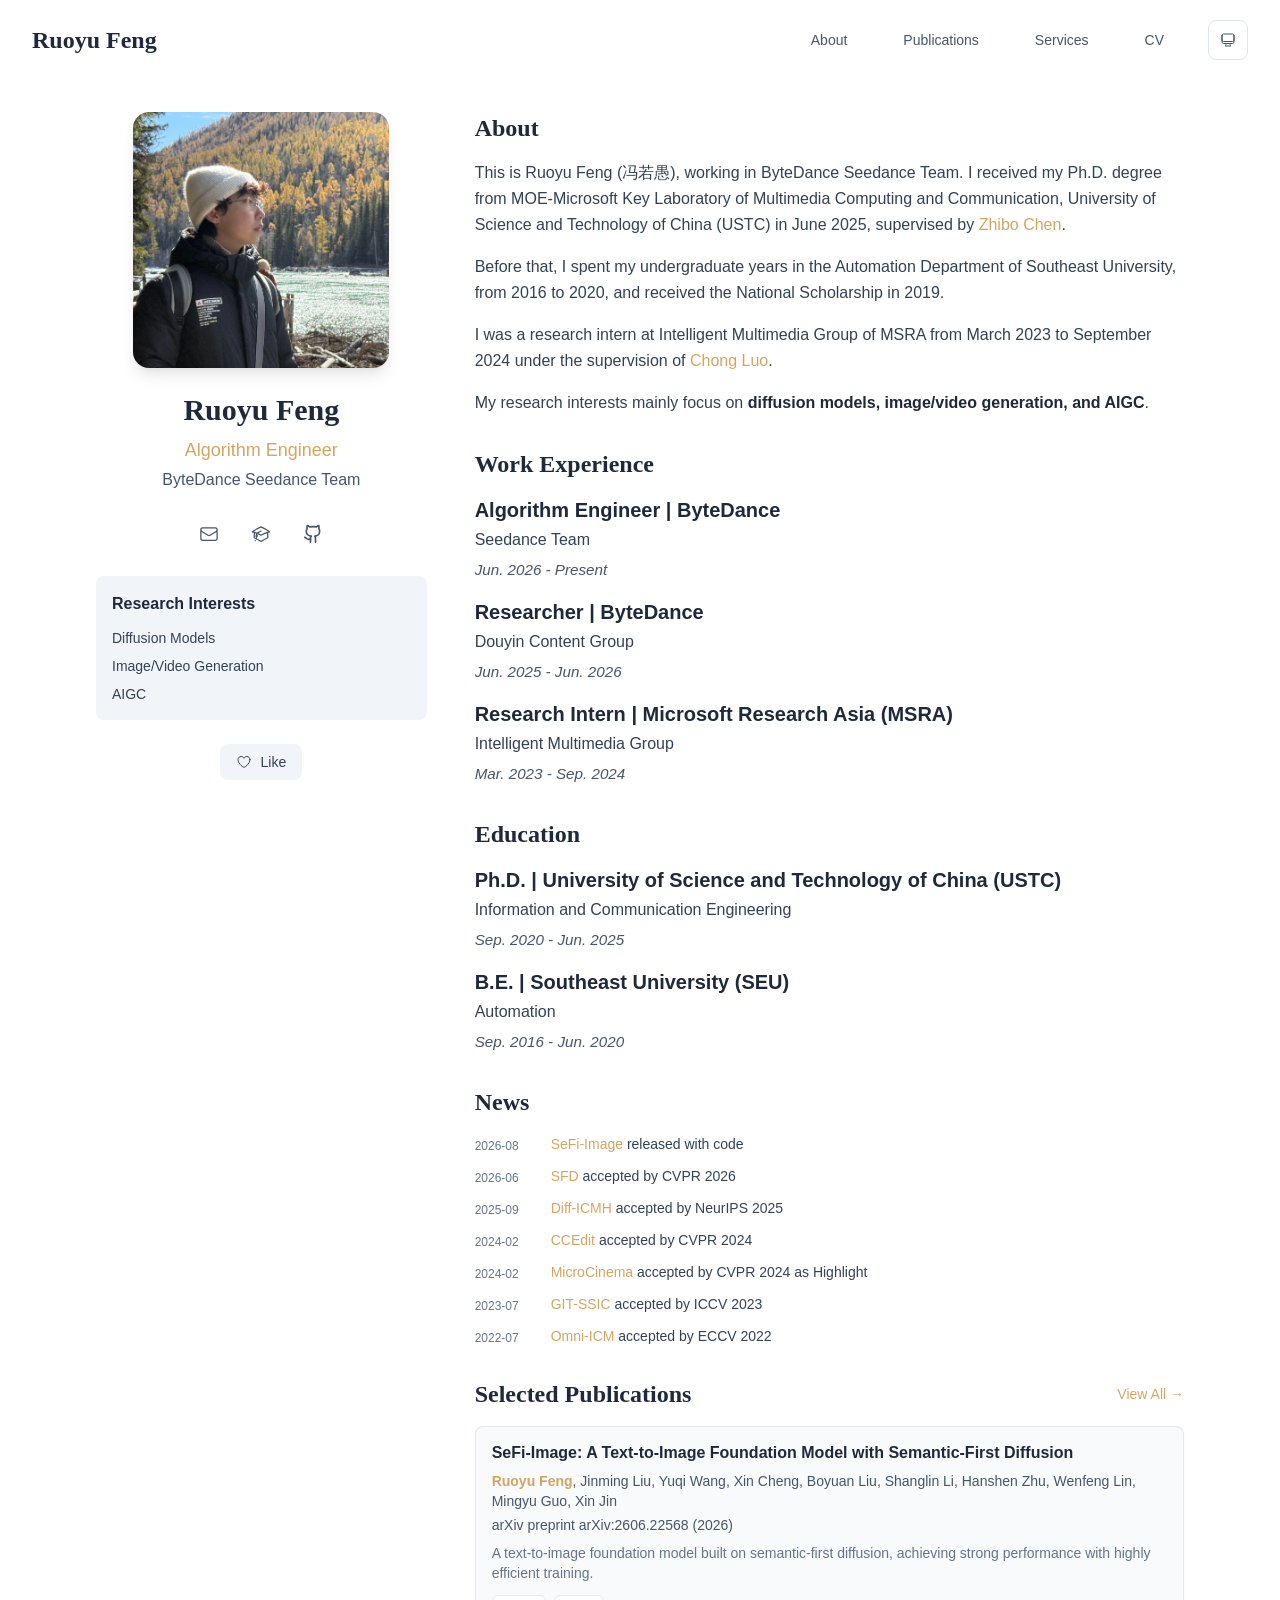
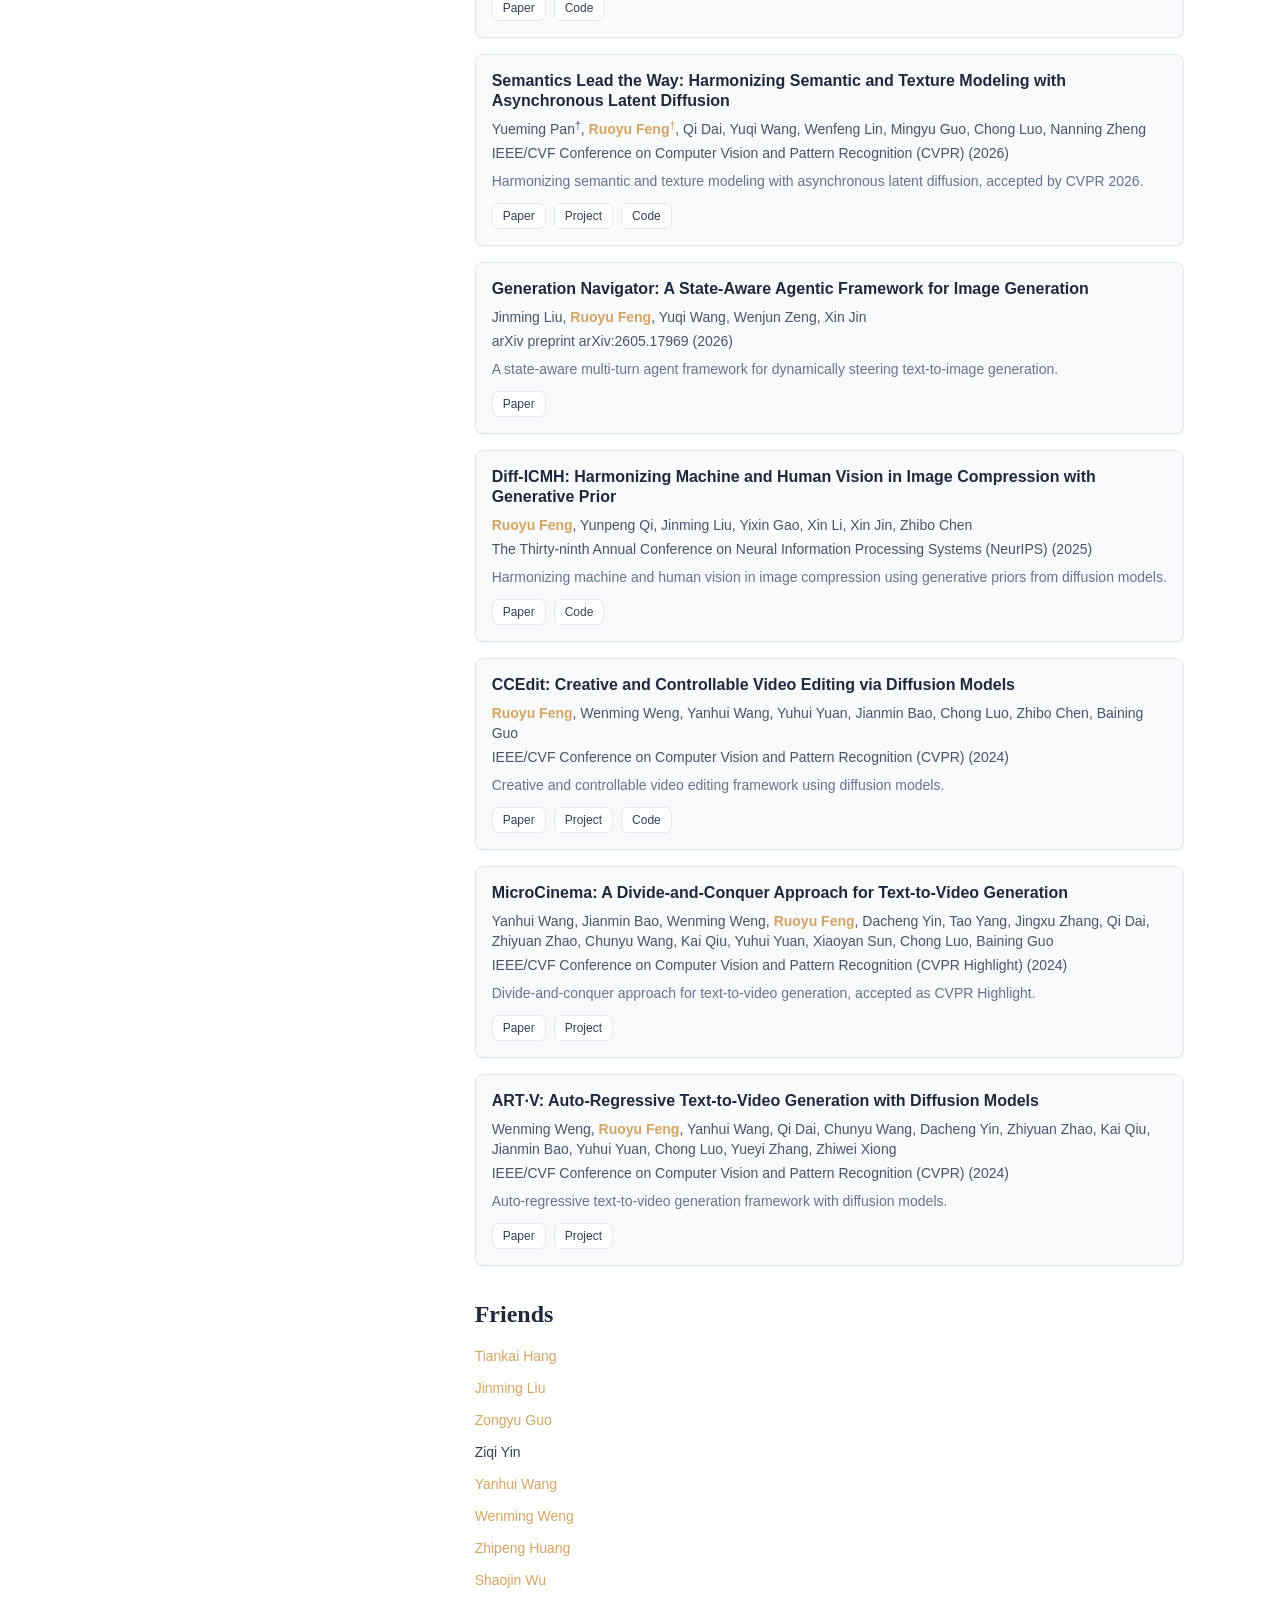
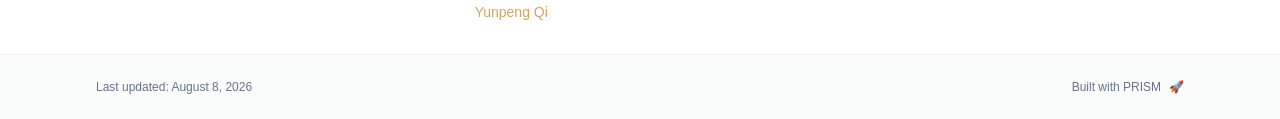
<file: index.html>
<!DOCTYPE html><html lang="en" class="scroll-smooth"><head><meta charSet="utf-8"/><meta name="viewport" content="width=device-width, initial-scale=1"/><link rel="preload" as="image" href="/ruoyu3.png"/><link rel="stylesheet" href="/_next/static/css/e6d0c83dc782d2aa.css" data-precedence="next"/><link rel="preload" as="script" fetchPriority="low" href="/_next/static/chunks/webpack-679b75d1c4c2027c.js"/><script src="/_next/static/chunks/4bd1b696-70b6d399998de86a.js" async=""></script><script src="/_next/static/chunks/684-5aaa8290a129f299.js" async=""></script><script src="/_next/static/chunks/main-app-16512e7889b27ab9.js" async=""></script><script src="/_next/static/chunks/17-9c04c9413a9f9f1f.js" async=""></script><script src="/_next/static/chunks/874-6cc630662f3664af.js" async=""></script><script src="/_next/static/chunks/862-15038af301665bb3.js" async=""></script><script src="/_next/static/chunks/app/layout-dd2cfaf8621add30.js" async=""></script><script src="/_next/static/chunks/178-8a35d88e684927c9.js" async=""></script><script src="/_next/static/chunks/748-26c163ab09d41842.js" async=""></script><script src="/_next/static/chunks/app/page-c9f5365a858cc16e.js" async=""></script><link rel="icon" href="/favicon.svg" type="image/svg+xml"/><link rel="dns-prefetch" href="https://google-fonts.jialeliu.com"/><link rel="preconnect" href="https://google-fonts.jialeliu.com" crossorigin=""/><link rel="preload" as="style" href="https://google-fonts.jialeliu.com/css2?family=Inter:wght@300;400;500;600;700&amp;family=Crimson+Text:ital,wght@0,400;0,600;1,400&amp;display=swap"/><link rel="stylesheet" id="gfonts-css" href="https://google-fonts.jialeliu.com/css2?family=Inter:wght@300;400;500;600;700&amp;family=Crimson+Text:ital,wght@0,400;0,600;1,400&amp;display=swap" media="print"/><script>
              (function(){
                var l = document.getElementById('gfonts-css');
                if (!l) return;
                if (l.media !== 'all') {
                  l.addEventListener('load', function(){ try { l.media = 'all'; } catch(e){} });
                }
              })();
            </script><noscript><link rel="stylesheet" href="https://google-fonts.jialeliu.com/css2?family=Inter:wght@300;400;500;600;700&amp;family=Crimson+Text:ital,wght@0,400;0,600;1,400&amp;display=swap"/></noscript><script>
              try {
                const theme = localStorage.getItem('theme-storage');
                const parsed = theme ? JSON.parse(theme) : null;
                const setting = parsed?.state?.theme || 'system';
                const prefersDark = typeof window !== 'undefined' && window.matchMedia && window.matchMedia('(prefers-color-scheme: dark)').matches;
                const effective = setting === 'dark' ? 'dark' : (setting === 'light' ? 'light' : (prefersDark ? 'dark' : 'light'));
                var root = document.documentElement;
                root.classList.add(effective);
                root.setAttribute('data-theme', effective);
              } catch (e) {
                var root = document.documentElement;
                root.classList.add('light');
                root.setAttribute('data-theme', 'light');
              }
            </script><title>Ruoyu Feng</title><meta name="description" content="Welcome to Ruoyu Feng&#x27;s personal website where I share my basic information, publications, and thoughts."/><meta name="author" content="Ruoyu Feng"/><meta name="keywords" content="Ruoyu Feng,PhD,Research,ByteDance Seedance Team"/><meta name="creator" content="Ruoyu Feng"/><meta name="publisher" content="Ruoyu Feng"/><meta property="og:title" content="Ruoyu Feng"/><meta property="og:description" content="Welcome to Ruoyu Feng&#x27;s personal website where I share my basic information, publications, and thoughts."/><meta property="og:site_name" content="Ruoyu Feng&#x27;s Academic Website"/><meta property="og:locale" content="en_US"/><meta property="og:type" content="website"/><meta name="twitter:card" content="summary"/><meta name="twitter:title" content="Ruoyu Feng"/><meta name="twitter:description" content="Welcome to Ruoyu Feng&#x27;s personal website where I share my basic information, publications, and thoughts."/><link rel="icon" href="/favicon.svg"/><script>document.querySelectorAll('body link[rel="icon"], body link[rel="apple-touch-icon"]').forEach(el => document.head.appendChild(el))</script><script src="/_next/static/chunks/polyfills-42372ed130431b0a.js" noModule=""></script></head><body class="font-sans antialiased"><div style="visibility:hidden"><nav class="fixed top-0 left-0 right-0 z-50" data-headlessui-state=""><div class="transition-all duration-300 ease-out bg-transparent" style="transform:translateY(-100px)"><div class="max-w-7xl mx-auto px-4 sm:px-6 lg:px-8"><div class="flex justify-between items-center h-16 lg:h-20"><div class="flex-shrink-0" tabindex="0"><a class="text-xl lg:text-2xl font-serif font-semibold text-primary hover:text-accent transition-colors duration-200" href="/">Ruoyu Feng</a></div><div class="hidden lg:block"><div class="ml-10 flex items-center space-x-8"><div class="flex items-baseline space-x-8"><a class="relative px-3 py-2 text-sm font-medium transition-all duration-200 rounded hover:bg-accent/10 hover:shadow-sm text-primary" href="/"><span class="relative z-10">About</span><div class="absolute inset-0 bg-accent/10 rounded-lg"></div></a><a class="relative px-3 py-2 text-sm font-medium transition-all duration-200 rounded hover:bg-accent/10 hover:shadow-sm text-neutral-600 hover:text-primary" href="/publications/"><span class="relative z-10">Publications</span></a><a class="relative px-3 py-2 text-sm font-medium transition-all duration-200 rounded hover:bg-accent/10 hover:shadow-sm text-neutral-600 hover:text-primary" href="/services/"><span class="relative z-10">Services</span></a><a class="relative px-3 py-2 text-sm font-medium transition-all duration-200 rounded hover:bg-accent/10 hover:shadow-sm text-neutral-600 hover:text-primary" href="/cv/"><span class="relative z-10">CV</span></a></div><div class="flex items-center justify-center w-10 h-10 rounded-lg border border-neutral-200 dark:border-[rgba(148,163,184,0.24)] bg-background dark:bg-neutral-800"><div class="w-4 h-4 rounded-full bg-neutral-300 animate-pulse"></div></div></div></div><div class="lg:hidden flex items-center space-x-2"><div class="flex items-center justify-center w-10 h-10 rounded-lg border border-neutral-200 dark:border-[rgba(148,163,184,0.24)] bg-background dark:bg-neutral-800"><div class="w-4 h-4 rounded-full bg-neutral-300 animate-pulse"></div></div><button class="inline-flex items-center justify-center p-2 rounded-md text-neutral-600 hover:text-primary hover:bg-neutral-100 dark:hover:bg-neutral-800 focus:outline-none focus:ring-2 focus:ring-inset focus:ring-accent transition-colors duration-200" id="headlessui-disclosure-button-«R5pdb»" type="button" aria-expanded="false" data-headlessui-state=""><span class="sr-only">Open main menu</span><div><svg xmlns="http://www.w3.org/2000/svg" fill="none" viewBox="0 0 24 24" stroke-width="1.5" stroke="currentColor" aria-hidden="true" data-slot="icon" class="block h-6 w-6"><path stroke-linecap="round" stroke-linejoin="round" d="M3.75 6.75h16.5M3.75 12h16.5m-16.5 5.25h16.5"></path></svg></div></button></div></div></div></div></nav><main class="min-h-screen pt-16 lg:pt-20"><div class="max-w-6xl mx-auto px-4 sm:px-6 lg:px-8 py-8 bg-background min-h-screen"><div class="grid grid-cols-1 lg:grid-cols-3 gap-12"><div class="lg:col-span-1"><div class="sticky top-8" style="opacity:0;transform:translateY(20px)"><div class="w-64 h-64 mx-auto mb-6 rounded-2xl overflow-hidden shadow-lg hover:shadow-xl transition-all duration-200 hover:scale-105"><img alt="Ruoyu Feng" width="256" height="256" decoding="async" data-nimg="1" class="w-full h-full object-cover object-[32%_center]" style="color:transparent" src="/ruoyu3.png"/></div><div class="text-center mb-6"><h1 class="text-3xl font-serif font-bold text-primary mb-2">Ruoyu Feng</h1><p class="text-lg text-accent font-medium mb-1">Algorithm Engineer</p><p class="text-neutral-600 mb-2">ByteDance Seedance Team</p></div><div class="flex flex-wrap justify-center gap-3 sm:gap-4 mb-6 relative px-2"><div class="relative"><button class="p-2 sm:p-2 transition-colors duration-200 text-neutral-600 dark:text-neutral-400 hover:text-accent" aria-label="Email"><svg xmlns="http://www.w3.org/2000/svg" fill="none" viewBox="0 0 24 24" stroke-width="1.5" stroke="currentColor" aria-hidden="true" data-slot="icon" class="h-5 w-5"><path stroke-linecap="round" stroke-linejoin="round" d="M21.75 6.75v10.5a2.25 2.25 0 0 1-2.25 2.25h-15a2.25 2.25 0 0 1-2.25-2.25V6.75m19.5 0A2.25 2.25 0 0 0 19.5 4.5h-15a2.25 2.25 0 0 0-2.25 2.25m19.5 0v.243a2.25 2.25 0 0 1-1.07 1.916l-7.5 4.615a2.25 2.25 0 0 1-2.36 0L3.32 8.91a2.25 2.25 0 0 1-1.07-1.916V6.75"></path></svg></button></div><a href="https://scholar.google.com/citations?user=Gt4QSSEAAAAJ&amp;hl" target="_blank" rel="noopener noreferrer" class="p-2 sm:p-2 text-neutral-600 dark:text-neutral-400 hover:text-accent transition-colors duration-200" aria-label="Google Scholar"><svg xmlns="http://www.w3.org/2000/svg" fill="none" viewBox="0 0 24 24" stroke-width="1.5" stroke="currentColor" aria-hidden="true" data-slot="icon" class="h-5 w-5"><path stroke-linecap="round" stroke-linejoin="round" d="M4.26 10.147a60.438 60.438 0 0 0-.491 6.347A48.62 48.62 0 0 1 12 20.904a48.62 48.62 0 0 1 8.232-4.41 60.46 60.46 0 0 0-.491-6.347m-15.482 0a50.636 50.636 0 0 0-2.658-.813A59.906 59.906 0 0 1 12 3.493a59.903 59.903 0 0 1 10.399 5.84c-.896.248-1.783.52-2.658.814m-15.482 0A50.717 50.717 0 0 1 12 13.489a50.702 50.702 0 0 1 7.74-3.342M6.75 15a.75.75 0 1 0 0-1.5.75.75 0 0 0 0 1.5Zm0 0v-3.675A55.378 55.378 0 0 1 12 8.443m-7.007 11.55A5.981 5.981 0 0 0 6.75 15.75v-1.5"></path></svg></a><a href="https://github.com/RuoyuFeng" target="_blank" rel="noopener noreferrer" class="p-2 sm:p-2 text-neutral-600 dark:text-neutral-400 hover:text-accent transition-colors duration-200" aria-label="GitHub"><svg xmlns="http://www.w3.org/2000/svg" width="24" height="24" viewBox="0 0 24 24" fill="none" stroke="currentColor" stroke-width="2" stroke-linecap="round" stroke-linejoin="round" class="lucide lucide-github h-5 w-5" aria-hidden="true"><path d="M15 22v-4a4.8 4.8 0 0 0-1-3.5c3 0 6-2 6-5.5.08-1.25-.27-2.48-1-3.5.28-1.15.28-2.35 0-3.5 0 0-1 0-3 1.5-2.64-.5-5.36-.5-8 0C6 2 5 2 5 2c-.3 1.15-.3 2.35 0 3.5A5.403 5.403 0 0 0 4 9c0 3.5 3 5.5 6 5.5-.39.49-.68 1.05-.85 1.65-.17.6-.22 1.23-.15 1.85v4"></path><path d="M9 18c-4.51 2-5-2-7-2"></path></svg></a></div><div class="bg-neutral-100 dark:bg-neutral-800 rounded-lg p-4 mb-6 hover:shadow-lg transition-all duration-200 hover:scale-[1.02]"><h3 class="font-semibold text-primary mb-3">Research Interests</h3><div class="space-y-2 text-sm text-neutral-700 dark:text-neutral-500"><div>Diffusion Models</div><div>Image/Video Generation</div><div>AIGC</div></div></div><div class="flex justify-center"><div class="relative"><button class="flex items-center space-x-2 px-4 py-2 rounded-lg font-medium text-sm transition-all duration-200 bg-neutral-100 dark:bg-neutral-800 text-neutral-700 dark:text-neutral-500 hover:bg-red-50 dark:hover:bg-red-900/20 hover:text-red-600 dark:hover:text-red-400 cursor-pointer" tabindex="0"><svg xmlns="http://www.w3.org/2000/svg" fill="none" viewBox="0 0 24 24" stroke-width="1.5" stroke="currentColor" aria-hidden="true" data-slot="icon" class="h-4 w-4"><path stroke-linecap="round" stroke-linejoin="round" d="M21 8.25c0-2.485-2.099-4.5-4.688-4.5-1.935 0-3.597 1.126-4.312 2.733-.715-1.607-2.377-2.733-4.313-2.733C5.1 3.75 3 5.765 3 8.25c0 7.22 9 12 9 12s9-4.78 9-12Z"></path></svg><span>Like</span></button></div></div></div></div><div class="lg:col-span-2 space-y-8"><section id="about" class="scroll-mt-24 space-y-8"><section style="opacity:0;transform:translateY(20px)"><h2 class="text-2xl font-serif font-bold text-primary mb-4">About</h2><div class="text-neutral-700 dark:text-neutral-600 leading-relaxed"><p class="last:mb-0 mb-4">This is Ruoyu Feng (冯若愚), working in ByteDance Seedance Team. I received my Ph.D. degree from MOE-Microsoft Key Laboratory of Multimedia Computing and Communication, University of Science and Technology of China (USTC) in June 2025, supervised by <a href="http://staff.ustc.edu.cn/~chenzhibo/" node="[object Object]" target="_blank" rel="noopener noreferrer" class="text-accent font-medium transition-all duration-200 rounded hover:bg-accent/10 hover:shadow-sm">Zhibo Chen</a>.</p>
<p class="last:mb-0 mb-4">Before that, I spent my undergraduate years in the Automation Department of Southeast University, from 2016 to 2020, and received the National Scholarship in 2019.</p>
<p class="last:mb-0 mb-4">I was a research intern at Intelligent Multimedia Group of MSRA from March 2023 to September 2024 under the supervision of <a href="https://www.microsoft.com/en-us/research/people/cluo/" node="[object Object]" target="_blank" rel="noopener noreferrer" class="text-accent font-medium transition-all duration-200 rounded hover:bg-accent/10 hover:shadow-sm">Chong Luo</a>.</p>
<p class="last:mb-0 mb-4">My research interests mainly focus on <strong class="font-semibold text-primary">diffusion models, image/video generation, and AIGC</strong>.</p></div></section><section style="opacity:0;transform:translateY(20px)"><h2 class="text-2xl font-serif font-bold text-primary mb-4">Work Experience</h2><div class="text-neutral-700 dark:text-neutral-600 leading-normal"><h3 class="font-semibold text-primary text-xl mt-4 mb-1">Algorithm Engineer | ByteDance</h3>
<p class="last:mb-0 mb-1.5">Seedance Team</p>
<p class="last:mb-0 mb-1.5"><em class="italic text-neutral-600 dark:text-neutral-500 text-[0.95rem]">Jun. 2026 - Present</em></p>
<h3 class="font-semibold text-primary text-xl mt-4 mb-1">Researcher | ByteDance</h3>
<p class="last:mb-0 mb-1.5">Douyin Content Group</p>
<p class="last:mb-0 mb-1.5"><em class="italic text-neutral-600 dark:text-neutral-500 text-[0.95rem]">Jun. 2025 - Jun. 2026</em></p>
<h3 class="font-semibold text-primary text-xl mt-4 mb-1">Research Intern | Microsoft Research Asia (MSRA)</h3>
<p class="last:mb-0 mb-1.5">Intelligent Multimedia Group</p>
<p class="last:mb-0 mb-1.5"><em class="italic text-neutral-600 dark:text-neutral-500 text-[0.95rem]">Mar. 2023 - Sep. 2024</em></p></div></section><section style="opacity:0;transform:translateY(20px)"><h2 class="text-2xl font-serif font-bold text-primary mb-4">Education</h2><div class="text-neutral-700 dark:text-neutral-600 leading-normal"><h3 class="font-semibold text-primary text-xl mt-4 mb-1">Ph.D. | University of Science and Technology of China (USTC)</h3>
<p class="last:mb-0 mb-1.5">Information and Communication Engineering</p>
<p class="last:mb-0 mb-1.5"><em class="italic text-neutral-600 dark:text-neutral-500 text-[0.95rem]">Sep. 2020 - Jun. 2025</em></p>
<h3 class="font-semibold text-primary text-xl mt-4 mb-1">B.E. | Southeast University (SEU)</h3>
<p class="last:mb-0 mb-1.5">Automation</p>
<p class="last:mb-0 mb-1.5"><em class="italic text-neutral-600 dark:text-neutral-500 text-[0.95rem]">Sep. 2016 - Jun. 2020</em></p></div></section><section style="opacity:0;transform:translateY(20px)"><h2 class="text-2xl font-serif font-bold text-primary mb-4">News</h2><div class="space-y-3"><div class="flex items-start space-x-3"><span class="text-xs text-neutral-500 mt-1 w-16 flex-shrink-0">2026-08</span><div class="text-sm text-neutral-700 dark:text-neutral-600"><span><a href="https://arxiv.org/abs/2606.22568" node="[object Object]" target="_blank" rel="noopener noreferrer" class="text-accent font-medium hover:underline transition-all duration-200">SeFi-Image</a> released with code</span></div></div><div class="flex items-start space-x-3"><span class="text-xs text-neutral-500 mt-1 w-16 flex-shrink-0">2026-06</span><div class="text-sm text-neutral-700 dark:text-neutral-600"><span><a href="https://arxiv.org/abs/2512.04926" node="[object Object]" target="_blank" rel="noopener noreferrer" class="text-accent font-medium hover:underline transition-all duration-200">SFD</a> accepted by CVPR 2026</span></div></div><div class="flex items-start space-x-3"><span class="text-xs text-neutral-500 mt-1 w-16 flex-shrink-0">2025-09</span><div class="text-sm text-neutral-700 dark:text-neutral-600"><span><a href="https://arxiv.org/abs/2511.22549" node="[object Object]" target="_blank" rel="noopener noreferrer" class="text-accent font-medium hover:underline transition-all duration-200">Diff-ICMH</a> accepted by NeurIPS 2025</span></div></div><div class="flex items-start space-x-3"><span class="text-xs text-neutral-500 mt-1 w-16 flex-shrink-0">2024-02</span><div class="text-sm text-neutral-700 dark:text-neutral-600"><span><a href="https://ruoyufeng.github.io/CCEdit.github.io/" node="[object Object]" target="_blank" rel="noopener noreferrer" class="text-accent font-medium hover:underline transition-all duration-200">CCEdit</a> accepted by CVPR 2024</span></div></div><div class="flex items-start space-x-3"><span class="text-xs text-neutral-500 mt-1 w-16 flex-shrink-0">2024-02</span><div class="text-sm text-neutral-700 dark:text-neutral-600"><span><a href="https://wangyanhui666.github.io/MicroCinema.github.io/" node="[object Object]" target="_blank" rel="noopener noreferrer" class="text-accent font-medium hover:underline transition-all duration-200">MicroCinema</a> accepted by CVPR 2024 as Highlight</span></div></div><div class="flex items-start space-x-3"><span class="text-xs text-neutral-500 mt-1 w-16 flex-shrink-0">2023-07</span><div class="text-sm text-neutral-700 dark:text-neutral-600"><span><a href="https://arxiv.org/pdf/2305.02586" node="[object Object]" target="_blank" rel="noopener noreferrer" class="text-accent font-medium hover:underline transition-all duration-200">GIT-SSIC</a> accepted by ICCV 2023</span></div></div><div class="flex items-start space-x-3"><span class="text-xs text-neutral-500 mt-1 w-16 flex-shrink-0">2022-07</span><div class="text-sm text-neutral-700 dark:text-neutral-600"><span><a href="https://arxiv.org/abs/2207.01932" node="[object Object]" target="_blank" rel="noopener noreferrer" class="text-accent font-medium hover:underline transition-all duration-200">Omni-ICM</a> accepted by ECCV 2022</span></div></div></div></section><section style="opacity:0;transform:translateY(20px)"><div class="flex items-center justify-between mb-4"><h2 class="text-2xl font-serif font-bold text-primary">Selected Publications</h2><a class="text-accent hover:text-accent-dark text-sm font-medium transition-all duration-200 rounded hover:bg-accent/10 hover:shadow-sm" href="/publications/">View All →</a></div><div class="space-y-4"><div class="bg-neutral-50 dark:bg-neutral-800 p-4 rounded-lg shadow-sm border border-neutral-200 dark:border-[rgba(148,163,184,0.24)] hover:shadow-lg transition-all duration-200 hover:scale-[1.02]" style="opacity:0;transform:translateY(20px)"><h3 class="font-semibold text-primary mb-2 leading-tight">SeFi-Image: A Text-to-Image Foundation Model with Semantic-First Diffusion</h3><p class="text-sm text-neutral-600 dark:text-neutral-500 mb-1"><span><span class="font-semibold text-accent ">Ruoyu Feng</span>, </span><span><span class=" ">Jinming Liu</span>, </span><span><span class=" ">Yuqi Wang</span>, </span><span><span class=" ">Xin Cheng</span>, </span><span><span class=" ">Boyuan Liu</span>, </span><span><span class=" ">Shanglin Li</span>, </span><span><span class=" ">Hanshen Zhu</span>, </span><span><span class=" ">Wenfeng Lin</span>, </span><span><span class=" ">Mingyu Guo</span>, </span><span><span class=" ">Xin Jin</span></span></p><p class="text-sm text-neutral-600 dark:text-neutral-500 mb-2">arXiv preprint arXiv:2606.22568<!-- --> (<!-- -->2026<!-- -->)</p><p class="text-sm text-neutral-500 dark:text-neutral-500 line-clamp-2">A text-to-image foundation model built on semantic-first diffusion, achieving strong performance with highly efficient training.</p><div class="mt-3 flex flex-wrap gap-2"><a href="https://arxiv.org/pdf/2606.22568" target="_blank" rel="noopener noreferrer" class="inline-flex items-center px-2.5 py-1 rounded-md text-xs font-medium bg-white dark:bg-neutral-900 text-neutral-700 dark:text-neutral-300 border border-neutral-200 dark:border-neutral-700 hover:border-accent hover:text-accent transition-colors">Paper</a><a href="https://github.com/jmliu206/SeFi-Image" target="_blank" rel="noopener noreferrer" class="inline-flex items-center px-2.5 py-1 rounded-md text-xs font-medium bg-white dark:bg-neutral-900 text-neutral-700 dark:text-neutral-300 border border-neutral-200 dark:border-neutral-700 hover:border-accent hover:text-accent transition-colors">Code</a></div></div><div class="bg-neutral-50 dark:bg-neutral-800 p-4 rounded-lg shadow-sm border border-neutral-200 dark:border-[rgba(148,163,184,0.24)] hover:shadow-lg transition-all duration-200 hover:scale-[1.02]" style="opacity:0;transform:translateY(20px)"><h3 class="font-semibold text-primary mb-2 leading-tight">Semantics Lead the Way: Harmonizing Semantic and Texture Modeling with Asynchronous Latent Diffusion</h3><p class="text-sm text-neutral-600 dark:text-neutral-500 mb-1"><span><span class=" ">Yueming Pan</span><sup class="ml-0 text-neutral-600 dark:text-neutral-500">†</sup>, </span><span><span class="font-semibold text-accent ">Ruoyu Feng</span><sup class="ml-0 text-accent">†</sup>, </span><span><span class=" ">Qi Dai</span>, </span><span><span class=" ">Yuqi Wang</span>, </span><span><span class=" ">Wenfeng Lin</span>, </span><span><span class=" ">Mingyu Guo</span>, </span><span><span class=" ">Chong Luo</span>, </span><span><span class=" ">Nanning Zheng</span></span></p><p class="text-sm text-neutral-600 dark:text-neutral-500 mb-2">IEEE/CVF Conference on Computer Vision and Pattern Recognition (CVPR)<!-- --> (<!-- -->2026<!-- -->)</p><p class="text-sm text-neutral-500 dark:text-neutral-500 line-clamp-2">Harmonizing semantic and texture modeling with asynchronous latent diffusion, accepted by CVPR 2026.</p><div class="mt-3 flex flex-wrap gap-2"><a href="https://arxiv.org/abs/2512.04926" target="_blank" rel="noopener noreferrer" class="inline-flex items-center px-2.5 py-1 rounded-md text-xs font-medium bg-white dark:bg-neutral-900 text-neutral-700 dark:text-neutral-300 border border-neutral-200 dark:border-neutral-700 hover:border-accent hover:text-accent transition-colors">Paper</a><a href="https://yuemingpan.github.io/SFD.github.io/" target="_blank" rel="noopener noreferrer" class="inline-flex items-center px-2.5 py-1 rounded-md text-xs font-medium bg-white dark:bg-neutral-900 text-neutral-700 dark:text-neutral-300 border border-neutral-200 dark:border-neutral-700 hover:border-accent hover:text-accent transition-colors">Project</a><a href="https://github.com/yuemingPAN/SFD" target="_blank" rel="noopener noreferrer" class="inline-flex items-center px-2.5 py-1 rounded-md text-xs font-medium bg-white dark:bg-neutral-900 text-neutral-700 dark:text-neutral-300 border border-neutral-200 dark:border-neutral-700 hover:border-accent hover:text-accent transition-colors">Code</a></div></div><div class="bg-neutral-50 dark:bg-neutral-800 p-4 rounded-lg shadow-sm border border-neutral-200 dark:border-[rgba(148,163,184,0.24)] hover:shadow-lg transition-all duration-200 hover:scale-[1.02]" style="opacity:0;transform:translateY(20px)"><h3 class="font-semibold text-primary mb-2 leading-tight">Generation Navigator: A State-Aware Agentic Framework for Image Generation</h3><p class="text-sm text-neutral-600 dark:text-neutral-500 mb-1"><span><span class=" ">Jinming Liu</span>, </span><span><span class="font-semibold text-accent ">Ruoyu Feng</span>, </span><span><span class=" ">Yuqi Wang</span>, </span><span><span class=" ">Wenjun Zeng</span>, </span><span><span class=" ">Xin Jin</span></span></p><p class="text-sm text-neutral-600 dark:text-neutral-500 mb-2">arXiv preprint arXiv:2605.17969<!-- --> (<!-- -->2026<!-- -->)</p><p class="text-sm text-neutral-500 dark:text-neutral-500 line-clamp-2">A state-aware multi-turn agent framework for dynamically steering text-to-image generation.</p><div class="mt-3 flex flex-wrap gap-2"><a href="https://arxiv.org/abs/2605.17969" target="_blank" rel="noopener noreferrer" class="inline-flex items-center px-2.5 py-1 rounded-md text-xs font-medium bg-white dark:bg-neutral-900 text-neutral-700 dark:text-neutral-300 border border-neutral-200 dark:border-neutral-700 hover:border-accent hover:text-accent transition-colors">Paper</a></div></div><div class="bg-neutral-50 dark:bg-neutral-800 p-4 rounded-lg shadow-sm border border-neutral-200 dark:border-[rgba(148,163,184,0.24)] hover:shadow-lg transition-all duration-200 hover:scale-[1.02]" style="opacity:0;transform:translateY(20px)"><h3 class="font-semibold text-primary mb-2 leading-tight">Diff-ICMH: Harmonizing Machine and Human Vision in Image Compression with Generative Prior</h3><p class="text-sm text-neutral-600 dark:text-neutral-500 mb-1"><span><span class="font-semibold text-accent ">Ruoyu Feng</span>, </span><span><span class=" ">Yunpeng Qi</span>, </span><span><span class=" ">Jinming Liu</span>, </span><span><span class=" ">Yixin Gao</span>, </span><span><span class=" ">Xin Li</span>, </span><span><span class=" ">Xin Jin</span>, </span><span><span class=" ">Zhibo Chen</span></span></p><p class="text-sm text-neutral-600 dark:text-neutral-500 mb-2">The Thirty-ninth Annual Conference on Neural Information Processing Systems (NeurIPS)<!-- --> (<!-- -->2025<!-- -->)</p><p class="text-sm text-neutral-500 dark:text-neutral-500 line-clamp-2">Harmonizing machine and human vision in image compression using generative priors from diffusion models.</p><div class="mt-3 flex flex-wrap gap-2"><a href="https://arxiv.org/abs/2511.22549" target="_blank" rel="noopener noreferrer" class="inline-flex items-center px-2.5 py-1 rounded-md text-xs font-medium bg-white dark:bg-neutral-900 text-neutral-700 dark:text-neutral-300 border border-neutral-200 dark:border-neutral-700 hover:border-accent hover:text-accent transition-colors">Paper</a><a href="https://github.com/RuoyuFeng/Diff-ICMH" target="_blank" rel="noopener noreferrer" class="inline-flex items-center px-2.5 py-1 rounded-md text-xs font-medium bg-white dark:bg-neutral-900 text-neutral-700 dark:text-neutral-300 border border-neutral-200 dark:border-neutral-700 hover:border-accent hover:text-accent transition-colors">Code</a></div></div><div class="bg-neutral-50 dark:bg-neutral-800 p-4 rounded-lg shadow-sm border border-neutral-200 dark:border-[rgba(148,163,184,0.24)] hover:shadow-lg transition-all duration-200 hover:scale-[1.02]" style="opacity:0;transform:translateY(20px)"><h3 class="font-semibold text-primary mb-2 leading-tight">CCEdit: Creative and Controllable Video Editing via Diffusion Models</h3><p class="text-sm text-neutral-600 dark:text-neutral-500 mb-1"><span><span class="font-semibold text-accent ">Ruoyu Feng</span>, </span><span><span class=" ">Wenming Weng</span>, </span><span><span class=" ">Yanhui Wang</span>, </span><span><span class=" ">Yuhui Yuan</span>, </span><span><span class=" ">Jianmin Bao</span>, </span><span><span class=" ">Chong Luo</span>, </span><span><span class=" ">Zhibo Chen</span>, </span><span><span class=" ">Baining Guo</span></span></p><p class="text-sm text-neutral-600 dark:text-neutral-500 mb-2">IEEE/CVF Conference on Computer Vision and Pattern Recognition (CVPR)<!-- --> (<!-- -->2024<!-- -->)</p><p class="text-sm text-neutral-500 dark:text-neutral-500 line-clamp-2">Creative and controllable video editing framework using diffusion models.</p><div class="mt-3 flex flex-wrap gap-2"><a href="https://arxiv.org/pdf/2309.16496.pdf" target="_blank" rel="noopener noreferrer" class="inline-flex items-center px-2.5 py-1 rounded-md text-xs font-medium bg-white dark:bg-neutral-900 text-neutral-700 dark:text-neutral-300 border border-neutral-200 dark:border-neutral-700 hover:border-accent hover:text-accent transition-colors">Paper</a><a href="https://ruoyufeng.github.io/CCEdit.github.io/" target="_blank" rel="noopener noreferrer" class="inline-flex items-center px-2.5 py-1 rounded-md text-xs font-medium bg-white dark:bg-neutral-900 text-neutral-700 dark:text-neutral-300 border border-neutral-200 dark:border-neutral-700 hover:border-accent hover:text-accent transition-colors">Project</a><a href="https://github.com/RuoyuFeng/CCEdit" target="_blank" rel="noopener noreferrer" class="inline-flex items-center px-2.5 py-1 rounded-md text-xs font-medium bg-white dark:bg-neutral-900 text-neutral-700 dark:text-neutral-300 border border-neutral-200 dark:border-neutral-700 hover:border-accent hover:text-accent transition-colors">Code</a></div></div><div class="bg-neutral-50 dark:bg-neutral-800 p-4 rounded-lg shadow-sm border border-neutral-200 dark:border-[rgba(148,163,184,0.24)] hover:shadow-lg transition-all duration-200 hover:scale-[1.02]" style="opacity:0;transform:translateY(20px)"><h3 class="font-semibold text-primary mb-2 leading-tight">MicroCinema: A Divide-and-Conquer Approach for Text-to-Video Generation</h3><p class="text-sm text-neutral-600 dark:text-neutral-500 mb-1"><span><span class=" ">Yanhui Wang</span>, </span><span><span class=" ">Jianmin Bao</span>, </span><span><span class=" ">Wenming Weng</span>, </span><span><span class="font-semibold text-accent ">Ruoyu Feng</span>, </span><span><span class=" ">Dacheng Yin</span>, </span><span><span class=" ">Tao Yang</span>, </span><span><span class=" ">Jingxu Zhang</span>, </span><span><span class=" ">Qi Dai</span>, </span><span><span class=" ">Zhiyuan Zhao</span>, </span><span><span class=" ">Chunyu Wang</span>, </span><span><span class=" ">Kai Qiu</span>, </span><span><span class=" ">Yuhui Yuan</span>, </span><span><span class=" ">Xiaoyan Sun</span>, </span><span><span class=" ">Chong Luo</span>, </span><span><span class=" ">Baining Guo</span></span></p><p class="text-sm text-neutral-600 dark:text-neutral-500 mb-2">IEEE/CVF Conference on Computer Vision and Pattern Recognition (CVPR Highlight)<!-- --> (<!-- -->2024<!-- -->)</p><p class="text-sm text-neutral-500 dark:text-neutral-500 line-clamp-2">Divide-and-conquer approach for text-to-video generation, accepted as CVPR Highlight.</p><div class="mt-3 flex flex-wrap gap-2"><a href="https://arxiv.org/abs/2311.18829" target="_blank" rel="noopener noreferrer" class="inline-flex items-center px-2.5 py-1 rounded-md text-xs font-medium bg-white dark:bg-neutral-900 text-neutral-700 dark:text-neutral-300 border border-neutral-200 dark:border-neutral-700 hover:border-accent hover:text-accent transition-colors">Paper</a><a href="https://wangyanhui666.github.io/MicroCinema.github.io/" target="_blank" rel="noopener noreferrer" class="inline-flex items-center px-2.5 py-1 rounded-md text-xs font-medium bg-white dark:bg-neutral-900 text-neutral-700 dark:text-neutral-300 border border-neutral-200 dark:border-neutral-700 hover:border-accent hover:text-accent transition-colors">Project</a></div></div><div class="bg-neutral-50 dark:bg-neutral-800 p-4 rounded-lg shadow-sm border border-neutral-200 dark:border-[rgba(148,163,184,0.24)] hover:shadow-lg transition-all duration-200 hover:scale-[1.02]" style="opacity:0;transform:translateY(20px)"><h3 class="font-semibold text-primary mb-2 leading-tight">ART·V: Auto-Regressive Text-to-Video Generation with Diffusion Models</h3><p class="text-sm text-neutral-600 dark:text-neutral-500 mb-1"><span><span class=" ">Wenming Weng</span>, </span><span><span class="font-semibold text-accent ">Ruoyu Feng</span>, </span><span><span class=" ">Yanhui Wang</span>, </span><span><span class=" ">Qi Dai</span>, </span><span><span class=" ">Chunyu Wang</span>, </span><span><span class=" ">Dacheng Yin</span>, </span><span><span class=" ">Zhiyuan Zhao</span>, </span><span><span class=" ">Kai Qiu</span>, </span><span><span class=" ">Jianmin Bao</span>, </span><span><span class=" ">Yuhui Yuan</span>, </span><span><span class=" ">Chong Luo</span>, </span><span><span class=" ">Yueyi Zhang</span>, </span><span><span class=" ">Zhiwei Xiong</span></span></p><p class="text-sm text-neutral-600 dark:text-neutral-500 mb-2">IEEE/CVF Conference on Computer Vision and Pattern Recognition (CVPR)<!-- --> (<!-- -->2024<!-- -->)</p><p class="text-sm text-neutral-500 dark:text-neutral-500 line-clamp-2">Auto-regressive text-to-video generation framework with diffusion models.</p><div class="mt-3 flex flex-wrap gap-2"><a href="https://arxiv.org/abs/2311.18834" target="_blank" rel="noopener noreferrer" class="inline-flex items-center px-2.5 py-1 rounded-md text-xs font-medium bg-white dark:bg-neutral-900 text-neutral-700 dark:text-neutral-300 border border-neutral-200 dark:border-neutral-700 hover:border-accent hover:text-accent transition-colors">Paper</a><a href="https://warranweng.github.io/art.v/" target="_blank" rel="noopener noreferrer" class="inline-flex items-center px-2.5 py-1 rounded-md text-xs font-medium bg-white dark:bg-neutral-900 text-neutral-700 dark:text-neutral-300 border border-neutral-200 dark:border-neutral-700 hover:border-accent hover:text-accent transition-colors">Project</a></div></div></div></section><section style="opacity:0;transform:translateY(20px)"><h2 class="text-2xl font-serif font-bold text-primary mb-4">Friends</h2><div class="space-y-3"><div class="flex items-start space-x-3"><div class="text-sm text-neutral-700 dark:text-neutral-600"><span><a href="https://tiankaihang.github.io/" node="[object Object]" target="_blank" rel="noopener noreferrer" class="text-accent font-medium hover:underline transition-all duration-200">Tiankai Hang</a></span></div></div><div class="flex items-start space-x-3"><div class="text-sm text-neutral-700 dark:text-neutral-600"><span><a href="https://jmliu206.github.io/jmliu.github.io/" node="[object Object]" target="_blank" rel="noopener noreferrer" class="text-accent font-medium hover:underline transition-all duration-200">Jinming Liu</a></span></div></div><div class="flex items-start space-x-3"><div class="text-sm text-neutral-700 dark:text-neutral-600"><span><a href="https://zongyuguo.github.io/" node="[object Object]" target="_blank" rel="noopener noreferrer" class="text-accent font-medium hover:underline transition-all duration-200">Zongyu Guo</a></span></div></div><div class="flex items-start space-x-3"><div class="text-sm text-neutral-700 dark:text-neutral-600"><span>Ziqi Yin</span></div></div><div class="flex items-start space-x-3"><div class="text-sm text-neutral-700 dark:text-neutral-600"><span><a href="https://scholar.google.com/citations?user=Trsj4pQAAAAJ&amp;hl=zh-CN" node="[object Object]" target="_blank" rel="noopener noreferrer" class="text-accent font-medium hover:underline transition-all duration-200">Yanhui Wang</a></span></div></div><div class="flex items-start space-x-3"><div class="text-sm text-neutral-700 dark:text-neutral-600"><span><a href="https://scholar.google.com/citations?user=9xtKbMMAAAAJ&amp;hl=en" node="[object Object]" target="_blank" rel="noopener noreferrer" class="text-accent font-medium hover:underline transition-all duration-200">Wenming Weng</a></span></div></div><div class="flex items-start space-x-3"><div class="text-sm text-neutral-700 dark:text-neutral-600"><span><a href="https://scholar.google.com/citations?hl=en&amp;user=_fnuIHUAAAAJ&amp;view_op=list_works&amp;sortby=pubdate" node="[object Object]" target="_blank" rel="noopener noreferrer" class="text-accent font-medium hover:underline transition-all duration-200">Zhipeng Huang</a></span></div></div><div class="flex items-start space-x-3"><div class="text-sm text-neutral-700 dark:text-neutral-600"><span><a href="https://scholar.google.com/citations?user=9ER6nVkAAAAJ&amp;hl=en" node="[object Object]" target="_blank" rel="noopener noreferrer" class="text-accent font-medium hover:underline transition-all duration-200">Shaojin Wu</a></span></div></div><div class="flex items-start space-x-3"><div class="text-sm text-neutral-700 dark:text-neutral-600"><span><a href="https://scholar.google.com/citations?user=9JAorBIAAAAJ&amp;hl=zh-CN" node="[object Object]" target="_blank" rel="noopener noreferrer" class="text-accent font-medium hover:underline transition-all duration-200">Yunpeng Qi</a></span></div></div></div></section></section></div></div></div><!--$--><!--/$--><!--$--><!--/$--></main><footer class="border-t border-neutral-200/50 bg-neutral-50/50 dark:bg-neutral-900/50 dark:border-neutral-700/50"><div class="max-w-6xl mx-auto px-4 sm:px-6 lg:px-8 py-6"><div class="flex flex-col sm:flex-row justify-between items-center gap-2"><p class="text-xs text-neutral-500">Last updated: <!-- -->August 8, 2026</p><p class="text-xs text-neutral-500 flex items-center"><a href="https://github.com/xyjoey/PRISM" target="_blank" rel="noopener noreferrer">Built with PRISM</a><span class="ml-2">🚀</span></p></div></div></footer></div><script src="/_next/static/chunks/webpack-679b75d1c4c2027c.js" async=""></script><script>(self.__next_f=self.__next_f||[]).push([0])</script><script>self.__next_f.push([1,"1:\"$Sreact.fragment\"\n2:I[3719,[\"17\",\"static/chunks/17-9c04c9413a9f9f1f.js\",\"874\",\"static/chunks/874-6cc630662f3664af.js\",\"862\",\"static/chunks/862-15038af301665bb3.js\",\"177\",\"static/chunks/app/layout-dd2cfaf8621add30.js\"],\"ThemeProvider\"]\n3:I[768,[\"17\",\"static/chunks/17-9c04c9413a9f9f1f.js\",\"874\",\"static/chunks/874-6cc630662f3664af.js\",\"862\",\"static/chunks/862-15038af301665bb3.js\",\"177\",\"static/chunks/app/layout-dd2cfaf8621add30.js\"],\"default\"]\n4:I[7555,[],\"\"]\n5:I[1295,[],\"\"]\n6:I[2548,[\"17\",\"static/chunks/17-9c04c9413a9f9f1f.js\",\"874\",\"static/chunks/874-6cc630662f3664af.js\",\"862\",\"static/chunks/862-15038af301665bb3.js\",\"177\",\"static/chunks/app/layout-dd2cfaf8621add30.js\"],\"default\"]\n7:I[7437,[\"17\",\"static/chunks/17-9c04c9413a9f9f1f.js\",\"178\",\"static/chunks/178-8a35d88e684927c9.js\",\"874\",\"static/chunks/874-6cc630662f3664af.js\",\"748\",\"static/chunks/748-26c163ab09d41842.js\",\"974\",\"static/chunks/app/page-c9f5365a858cc16e.js\"],\"default\"]\n8:I[9507,[\"17\",\"static/chunks/17-9c04c9413a9f9f1f.js\",\"178\",\"static/chunks/178-8a35d88e684927c9.js\",\"874\",\"static/chunks/874-6cc630662f3664af.js\",\"748\",\"static/chunks/748-26c163ab09d41842.js\",\"974\",\"static/chunks/app/page-c9f5365a858cc16e.js\"],\"default\"]\n9:I[1990,[\"17\",\"static/chunks/17-9c04c9413a9f9f1f.js\",\"178\",\"static/chunks/178-8a35d88e684927c9.js\",\"874\",\"static/chunks/874-6cc630662f3664af.js\",\"748\",\"static/chunks/748-26c163ab09d41842.js\",\"974\",\"static/chunks/app/page-c9f5365a858cc16e.js\"],\"default\"]\na:I[5218,[\"17\",\"static/chunks/17-9c04c9413a9f9f1f.js\",\"178\",\"static/chunks/178-8a35d88e684927c9.js\",\"874\",\"static/chunks/874-6cc630662f3664af.js\",\"748\",\"static/chunks/748-26c163ab09d41842.js\",\"974\",\"static/chunks/app/page-c9f5365a858cc16e.js\"],\"default\"]\nb:I[9665,[],\"MetadataBoundary\"]\nd:I[9665,[],\"OutletBoundary\"]\n10:I[4911,[],\"AsyncMetadataOutlet\"]\n12:I[9665,[],\"ViewportBoundary\"]\n14:I[6614,[],\"\"]\n:HL[\"/_next/static/css/e6d0c83dc782d2aa.css\",\"style\"]\n"])</script><script>self.__next_f.push([1,"0:{\"P\":null,\"b\":\"6bBQ0CNV93YPR_q83V17K\",\"p\":\"\",\"c\":[\"\",\"\"],\"i\":false,\"f\":[[[\"\",{\"children\":[\"__PAGE__\",{}]},\"$undefined\",\"$undefined\",true],[\"\",[\"$\",\"$1\",\"c\",{\"children\":[[[\"$\",\"link\",\"0\",{\"rel\":\"stylesheet\",\"href\":\"/_next/static/css/e6d0c83dc782d2aa.css\",\"precedence\":\"next\",\"crossOrigin\":\"$undefined\",\"nonce\":\"$undefined\"}]],[\"$\",\"html\",null,{\"lang\":\"en\",\"className\":\"scroll-smooth\",\"suppressHydrationWarning\":true,\"children\":[[\"$\",\"head\",null,{\"children\":[[\"$\",\"link\",null,{\"rel\":\"icon\",\"href\":\"/favicon.svg\",\"type\":\"image/svg+xml\"}],[\"$\",\"link\",null,{\"rel\":\"dns-prefetch\",\"href\":\"https://google-fonts.jialeliu.com\"}],[\"$\",\"link\",null,{\"rel\":\"preconnect\",\"href\":\"https://google-fonts.jialeliu.com\",\"crossOrigin\":\"\"}],[\"$\",\"link\",null,{\"rel\":\"preload\",\"as\":\"style\",\"href\":\"https://google-fonts.jialeliu.com/css2?family=Inter:wght@300;400;500;600;700\u0026family=Crimson+Text:ital,wght@0,400;0,600;1,400\u0026display=swap\"}],[\"$\",\"link\",null,{\"rel\":\"stylesheet\",\"id\":\"gfonts-css\",\"href\":\"https://google-fonts.jialeliu.com/css2?family=Inter:wght@300;400;500;600;700\u0026family=Crimson+Text:ital,wght@0,400;0,600;1,400\u0026display=swap\",\"media\":\"print\"}],[\"$\",\"script\",null,{\"dangerouslySetInnerHTML\":{\"__html\":\"\\n              (function(){\\n                var l = document.getElementById('gfonts-css');\\n                if (!l) return;\\n                if (l.media !== 'all') {\\n                  l.addEventListener('load', function(){ try { l.media = 'all'; } catch(e){} });\\n                }\\n              })();\\n            \"}}],[\"$\",\"noscript\",null,{\"children\":[\"$\",\"link\",null,{\"rel\":\"stylesheet\",\"href\":\"https://google-fonts.jialeliu.com/css2?family=Inter:wght@300;400;500;600;700\u0026family=Crimson+Text:ital,wght@0,400;0,600;1,400\u0026display=swap\"}]}],[\"$\",\"script\",null,{\"dangerouslySetInnerHTML\":{\"__html\":\"\\n              try {\\n                const theme = localStorage.getItem('theme-storage');\\n                const parsed = theme ? JSON.parse(theme) : null;\\n                const setting = parsed?.state?.theme || 'system';\\n                const prefersDark = typeof window !== 'undefined' \u0026\u0026 window.matchMedia \u0026\u0026 window.matchMedia('(prefers-color-scheme: dark)').matches;\\n                const effective = setting === 'dark' ? 'dark' : (setting === 'light' ? 'light' : (prefersDark ? 'dark' : 'light'));\\n                var root = document.documentElement;\\n                root.classList.add(effective);\\n                root.setAttribute('data-theme', effective);\\n              } catch (e) {\\n                var root = document.documentElement;\\n                root.classList.add('light');\\n                root.setAttribute('data-theme', 'light');\\n              }\\n            \"}}]]}],[\"$\",\"body\",null,{\"className\":\"font-sans antialiased\",\"children\":[\"$\",\"$L2\",null,{\"children\":[[\"$\",\"$L3\",null,{\"items\":[{\"title\":\"About\",\"type\":\"page\",\"target\":\"about\",\"href\":\"/\"},{\"title\":\"Publications\",\"type\":\"page\",\"target\":\"publications\",\"href\":\"/publications\"},{\"title\":\"Services\",\"type\":\"page\",\"target\":\"services\",\"href\":\"/services\"},{\"title\":\"CV\",\"type\":\"page\",\"target\":\"cv\",\"href\":\"/cv\"}],\"siteTitle\":\"Ruoyu Feng\",\"enableOnePageMode\":false}],[\"$\",\"main\",null,{\"className\":\"min-h-screen pt-16 lg:pt-20\",\"children\":[\"$\",\"$L4\",null,{\"parallelRouterKey\":\"children\",\"error\":\"$undefined\",\"errorStyles\":\"$undefined\",\"errorScripts\":\"$undefined\",\"template\":[\"$\",\"$L5\",null,{}],\"templateStyles\":\"$undefined\",\"templateScripts\":\"$undefined\",\"notFound\":[[[\"$\",\"title\",null,{\"children\":\"404: This page could not be found.\"}],[\"$\",\"div\",null,{\"style\":{\"fontFamily\":\"system-ui,\\\"Segoe UI\\\",Roboto,Helvetica,Arial,sans-serif,\\\"Apple Color Emoji\\\",\\\"Segoe UI Emoji\\\"\",\"height\":\"100vh\",\"textAlign\":\"center\",\"display\":\"flex\",\"flexDirection\":\"column\",\"alignItems\":\"center\",\"justifyContent\":\"center\"},\"children\":[\"$\",\"div\",null,{\"children\":[[\"$\",\"style\",null,{\"dangerouslySetInnerHTML\":{\"__html\":\"body{color:#000;background:#fff;margin:0}.next-error-h1{border-right:1px solid rgba(0,0,0,.3)}@media (prefers-color-scheme:dark){body{color:#fff;background:#000}.next-error-h1{border-right:1px solid rgba(255,255,255,.3)}}\"}}],[\"$\",\"h1\",null,{\"className\":\"next-error-h1\",\"style\":{\"display\":\"inline-block\",\"margin\":\"0 20px 0 0\",\"padding\":\"0 23px 0 0\",\"fontSize\":24,\"fontWeight\":500,\"verticalAlign\":\"top\",\"lineHeight\":\"49px\"},\"children\":404}],[\"$\",\"div\",null,{\"style\":{\"display\":\"inline-block\"},\"children\":[\"$\",\"h2\",null,{\"style\":{\"fontSize\":14,\"fontWeight\":400,\"lineHeight\":\"49px\",\"margin\":0},\"children\":\"This page could not be found.\"}]}]]}]}]],[]],\"forbidden\":\"$undefined\",\"unauthorized\":\"$undefined\"}]}],[\"$\",\"$L6\",null,{\"lastUpdated\":\"August 8, 2026\"}]]}]}]]}]]}],{\"children\":[\"__PAGE__\",[\"$\",\"$1\",\"c\",{\"children\":[[\"$\",\"div\",null,{\"className\":\"max-w-6xl mx-auto px-4 sm:px-6 lg:px-8 py-8 bg-background min-h-screen\",\"children\":[\"$\",\"div\",null,{\"className\":\"grid grid-cols-1 lg:grid-cols-3 gap-12\",\"children\":[[\"$\",\"div\",null,{\"className\":\"lg:col-span-1\",\"children\":[\"$\",\"$L7\",null,{\"author\":{\"name\":\"Ruoyu Feng\",\"title\":\"Algorithm Engineer\",\"institution\":\"ByteDance Seedance Team\",\"avatar\":\"/ruoyu3.png\"},\"social\":{\"email\":\"ustcfry@mail.ustc.edu.cn\",\"google_scholar\":\"https://scholar.google.com/citations?user=Gt4QSSEAAAAJ\u0026hl\",\"orcid\":\"\",\"github\":\"https://github.com/RuoyuFeng\",\"linkedin\":\"\"},\"features\":{\"enable_likes\":true,\"enable_one_page_mode\":false},\"researchInterests\":[\"Diffusion Models\",\"Image/Video Generation\",\"AIGC\"]}]}],[\"$\",\"div\",null,{\"className\":\"lg:col-span-2 space-y-8\",\"children\":[[\"$\",\"section\",\"about\",{\"id\":\"about\",\"className\":\"scroll-mt-24 space-y-8\",\"children\":[[[\"$\",\"$L8\",\"about\",{\"content\":\"This is Ruoyu Feng (冯若愚), working in ByteDance Seedance Team. I received my Ph.D. degree from MOE-Microsoft Key Laboratory of Multimedia Computing and Communication, University of Science and Technology of China (USTC) in June 2025, supervised by [Zhibo Chen](http://staff.ustc.edu.cn/~chenzhibo/).\\n\\nBefore that, I spent my undergraduate years in the Automation Department of Southeast University, from 2016 to 2020, and received the National Scholarship in 2019.\\n\\nI was a research intern at Intelligent Multimedia Group of MSRA from March 2023 to September 2024 under the supervision of [Chong Luo](https://www.microsoft.com/en-us/research/people/cluo/). \\n\\nMy research interests mainly focus on **diffusion models, image/video generation, and AIGC**.\\n\",\"title\":\"About\",\"compact\":false}],[\"$\",\"$L8\",\"work_experience\",{\"content\":\"### Algorithm Engineer | ByteDance\\nSeedance Team\\n\\n*Jun. 2026 - Present*\\n\\n### Researcher | ByteDance\\nDouyin Content Group\\n\\n*Jun. 2025 - Jun. 2026*\\n\\n### Research Intern | Microsoft Research Asia (MSRA)\\nIntelligent Multimedia Group\\n\\n*Mar. 2023 - Sep. 2024*\\n\",\"title\":\"Work Experience\",\"compact\":true}],[\"$\",\"$L8\",\"education\",{\"content\":\"### Ph.D. | University of Science and Technology of China (USTC)\\nInformation and Communication Engineering\\n\\n*Sep. 2020 - Jun. 2025*\\n\\n### B.E. | Southeast University (SEU)\\nAutomation\\n\\n*Sep. 2016 - Jun. 2020*\\n\",\"title\":\"Education\",\"compact\":true}],[\"$\",\"$L9\",\"news\",{\"items\":[{\"date\":\"2026-08\",\"content\":\"[SeFi-Image](https://arxiv.org/abs/2606.22568) released with code\"},{\"date\":\"2026-06\",\"content\":\"[SFD](https://arxiv.org/abs/2512.04926) accepted by CVPR 2026\"},{\"date\":\"2025-09\",\"content\":\"[Diff-ICMH](https://arxiv.org/abs/2511.22549) accepted by NeurIPS 2025\"},{\"date\":\"2024-02\",\"content\":\"[CCEdit](https://ruoyufeng.github.io/CCEdit.github.io/) accepted by CVPR 2024\"},{\"date\":\"2024-02\",\"content\":\"[MicroCinema](https://wangyanhui666.github.io/MicroCinema.github.io/) accepted by CVPR 2024 as Highlight\"},{\"date\":\"2023-07\",\"content\":\"[GIT-SSIC](https://arxiv.org/pdf/2305.02586) accepted by ICCV 2023\"},{\"date\":\"2022-07\",\"content\":\"[Omni-ICM](https://arxiv.org/abs/2207.01932) accepted by ECCV 2022\"}],\"title\":\"News\"}],[\"$\",\"$La\",\"featured_publications\",{\"publications\":[{\"id\":\"feng2026sefiimage\",\"title\":\"SeFi-Image: A Text-to-Image Foundation Model with Semantic-First Diffusion\",\"authors\":[{\"name\":\"Ruoyu Feng\",\"isHighlighted\":true,\"isCorresponding\":false,\"isCoAuthor\":false},{\"name\":\"Jinming Liu\",\"isHighlighted\":false,\"isCorresponding\":false,\"isCoAuthor\":false},{\"name\":\"Yuqi Wang\",\"isHighlighted\":false,\"isCorresponding\":false,\"isCoAuthor\":false},{\"name\":\"Xin Cheng\",\"isHighlighted\":false,\"isCorresponding\":false,\"isCoAuthor\":false},{\"name\":\"Boyuan Liu\",\"isHighlighted\":false,\"isCorresponding\":false,\"isCoAuthor\":false},{\"name\":\"Shanglin Li\",\"isHighlighted\":false,\"isCorresponding\":false,\"isCoAuthor\":false},{\"name\":\"Hanshen Zhu\",\"isHighlighted\":false,\"isCorresponding\":false,\"isCoAuthor\":false},{\"name\":\"Wenfeng Lin\",\"isHighlighted\":false,\"isCorresponding\":false,\"isCoAuthor\":false},{\"name\":\"Mingyu Guo\",\"isHighlighted\":false,\"isCorresponding\":false,\"isCoAuthor\":false},{\"name\":\"Xin Jin\",\"isHighlighted\":false,\"isCorresponding\":false,\"isCoAuthor\":false}],\"year\":2026,\"month\":\"6\",\"type\":\"journal\",\"status\":\"published\",\"tags\":[\"Text-to-Image\",\"Diffusion Models\",\"Foundation Models\",\"arXiv\"],\"keywords\":\"$0:f:0:1:2:children:1:props:children:0:props:children:props:children:1:props:children:0:props:children:0:4:props:publications:0:tags\",\"researchArea\":\"machine-learning\",\"journal\":\"arXiv preprint arXiv:2606.22568\",\"conference\":\"\",\"url\":\"https://arxiv.org/pdf/2606.22568\",\"code\":\"https://github.com/jmliu206/SeFi-Image\",\"abstract\":\"\",\"description\":\"A text-to-image foundation model built on semantic-first diffusion, achieving strong performance with highly efficient training.\",\"selected\":true,\"preview\":\"sefi-image.png\",\"bibtex\":\"@article{feng2026sefiimage,\\n  title = {SeFi-Image: A Text-to-Image Foundation Model with Semantic-First Diffusion},\\n  author = {Ruoyu Feng and Jinming Liu and Yuqi Wang and Xin Cheng and Boyuan Liu and Shanglin Li and Hanshen Zhu and Wenfeng Lin and Mingyu Guo and Xin Jin},\\n  year = {2026},\\n  month = {6},\\n  journal = {arXiv preprint arXiv:2606.22568},\\n  url = {https://arxiv.org/pdf/2606.22568}\\n}\"},{\"id\":\"pan2025semanticsleadwayharmonizing\",\"title\":\"Semantics Lead the Way: Harmonizing Semantic and Texture Modeling with Asynchronous Latent Diffusion\",\"authors\":[{\"name\":\"Yueming Pan\",\"isHighlighted\":false,\"isCorresponding\":true,\"isCoAuthor\":false},{\"name\":\"Ruoyu Feng\",\"isHighlighted\":true,\"isCorresponding\":true,\"isCoAuthor\":false},{\"name\":\"Qi Dai\",\"isHighlighted\":false,\"isCorresponding\":false,\"isCoAuthor\":false},{\"name\":\"Yuqi Wang\",\"isHighlighted\":false,\"isCorresponding\":false,\"isCoAuthor\":false},{\"name\":\"Wenfeng Lin\",\"isHighlighted\":false,\"isCorresponding\":false,\"isCoAuthor\":false},{\"name\":\"Mingyu Guo\",\"isHighlighted\":false,\"isCorresponding\":false,\"isCoAuthor\":false},{\"name\":\"Chong Luo\",\"isHighlighted\":false,\"isCorresponding\":false,\"isCoAuthor\":false},{\"name\":\"Nanning Zheng\",\"isHighlighted\":false,\"isCorresponding\":false,\"isCoAuthor\":false}],\"year\":2026,\"month\":\"6\",\"type\":\"conference\",\"status\":\"published\",\"tags\":[\"Diffusion Models\",\"Image Generation\",\"Semantic Modeling\",\"CVPR\"],\"keywords\":\"$0:f:0:1:2:children:1:props:children:0:props:children:props:children:1:props:children:0:props:children:0:4:props:publications:1:tags\",\"researchArea\":\"machine-learning\",\"journal\":\"\",\"conference\":\"IEEE/CVF Conference on Computer Vision and Pattern Recognition (CVPR)\",\"url\":\"https://arxiv.org/abs/2512.04926\",\"website\":\"https://yuemingpan.github.io/SFD.github.io/\",\"code\":\"https://github.com/yuemingPAN/SFD\",\"abstract\":\"\",\"description\":\"Harmonizing semantic and texture modeling with asynchronous latent diffusion, accepted by CVPR 2026.\",\"selected\":true,\"preview\":\"sfd.png\",\"bibtex\":\"@inproceedings{pan2025semanticsleadwayharmonizing,\\n  title = {Semantics Lead the Way: Harmonizing Semantic and Texture Modeling with Asynchronous Latent Diffusion},\\n  author = {Yueming Pan and Ruoyu Feng and Qi Dai and Yuqi Wang and Wenfeng Lin and Mingyu Guo and Chong Luo and Nanning Zheng},\\n  year = {2026},\\n  month = {6},\\n  booktitle = {IEEE/CVF Conference on Computer Vision and Pattern Recognition (CVPR)},\\n  note = {* Equal Contribution},\\n  eprint = {2512.04926},\\n  archivePrefix = {arXiv},\\n  primaryClass = {cs.CV},\\n  url = {https://arxiv.org/abs/2512.04926},\\n  website = {https://yuemingpan.github.io/SFD.github.io/}\\n}\"},{\"id\":\"liu2026generationnavigator\",\"title\":\"Generation Navigator: A State-Aware Agentic Framework for Image Generation\",\"authors\":[{\"name\":\"Jinming Liu\",\"isHighlighted\":false,\"isCorresponding\":false,\"isCoAuthor\":false},{\"name\":\"Ruoyu Feng\",\"isHighlighted\":true,\"isCorresponding\":false,\"isCoAuthor\":false},{\"name\":\"Yuqi Wang\",\"isHighlighted\":false,\"isCorresponding\":false,\"isCoAuthor\":false},{\"name\":\"Wenjun Zeng\",\"isHighlighted\":false,\"isCorresponding\":false,\"isCoAuthor\":false},{\"name\":\"Xin Jin\",\"isHighlighted\":false,\"isCorresponding\":false,\"isCoAuthor\":false}],\"year\":2026,\"month\":\"5\",\"type\":\"journal\",\"status\":\"published\",\"tags\":[\"Image Generation\",\"Diffusion Models\",\"Agents\",\"arXiv\"],\"keywords\":\"$0:f:0:1:2:children:1:props:children:0:props:children:props:children:1:props:children:0:props:children:0:4:props:publications:2:tags\",\"researchArea\":\"machine-learning\",\"journal\":\"arXiv preprint arXiv:2605.17969\",\"conference\":\"\",\"url\":\"https://arxiv.org/abs/2605.17969\",\"abstract\":\"\",\"description\":\"A state-aware multi-turn agent framework for dynamically steering text-to-image generation.\",\"selected\":true,\"preview\":\"generation-navigator.png\",\"bibtex\":\"@article{liu2026generationnavigator,\\n  title = {Generation Navigator: A State-Aware Agentic Framework for Image Generation},\\n  author = {Jinming Liu and Ruoyu Feng and Yuqi Wang and Wenjun Zeng and Xin Jin},\\n  year = {2026},\\n  month = {5},\\n  journal = {arXiv preprint arXiv:2605.17969},\\n  url = {https://arxiv.org/abs/2605.17969}\\n}\"},{\"id\":\"fengdiff\",\"title\":\"Diff-ICMH: Harmonizing Machine and Human Vision in Image Compression with Generative Prior\",\"authors\":[{\"name\":\"Ruoyu Feng\",\"isHighlighted\":true,\"isCorresponding\":false,\"isCoAuthor\":false},{\"name\":\"Yunpeng Qi\",\"isHighlighted\":false,\"isCorresponding\":false,\"isCoAuthor\":false},{\"name\":\"Jinming Liu\",\"isHighlighted\":false,\"isCorresponding\":false,\"isCoAuthor\":false},{\"name\":\"Yixin Gao\",\"isHighlighted\":false,\"isCorresponding\":false,\"isCoAuthor\":false},{\"name\":\"Xin Li\",\"isHighlighted\":false,\"isCorresponding\":false,\"isCoAuthor\":false},{\"name\":\"Xin Jin\",\"isHighlighted\":false,\"isCorresponding\":false,\"isCoAuthor\":false},{\"name\":\"Zhibo Chen\",\"isHighlighted\":false,\"isCorresponding\":false,\"isCoAuthor\":false}],\"year\":2025,\"month\":\"12\",\"type\":\"conference\",\"status\":\"published\",\"tags\":[\"Image Compression\",\"Diffusion Models\",\"NeurIPS\"],\"keywords\":\"$0:f:0:1:2:children:1:props:children:0:props:children:props:children:1:props:children:0:props:children:0:4:props:publications:3:tags\",\"researchArea\":\"machine-learning\",\"journal\":\"\",\"conference\":\"The Thirty-ninth Annual Conference on Neural Information Processing Systems (NeurIPS)\",\"url\":\"https://arxiv.org/abs/2511.22549\",\"code\":\"https://github.com/RuoyuFeng/Diff-ICMH\",\"abstract\":\"\",\"description\":\"Harmonizing machine and human vision in image compression using generative priors from diffusion models.\",\"selected\":true,\"preview\":\"diff-icmh.png\",\"bibtex\":\"@inproceedings{fengdiff,\\n  title = {Diff-ICMH: Harmonizing Machine and Human Vision in Image Compression with Generative Prior},\\n  author = {Ruoyu Feng and Yunpeng Qi and Jinming Liu and Yixin Gao and Xin Li and Xin Jin and Zhibo Chen},\\n  year = {2025},\\n  month = {12},\\n  booktitle = {The Thirty-ninth Annual Conference on Neural Information Processing Systems (NeurIPS)},\\n  url = {https://arxiv.org/abs/2511.22549}\\n}\"},{\"id\":\"feng2024ccedit\",\"title\":\"CCEdit: Creative and Controllable Video Editing via Diffusion Models\",\"authors\":[{\"name\":\"Ruoyu Feng\",\"isHighlighted\":true,\"isCorresponding\":false,\"isCoAuthor\":false},{\"name\":\"Wenming Weng\",\"isHighlighted\":false,\"isCorresponding\":false,\"isCoAuthor\":false},{\"name\":\"Yanhui Wang\",\"isHighlighted\":false,\"isCorresponding\":false,\"isCoAuthor\":false},{\"name\":\"Yuhui Yuan\",\"isHighlighted\":false,\"isCorresponding\":false,\"isCoAuthor\":false},{\"name\":\"Jianmin Bao\",\"isHighlighted\":false,\"isCorresponding\":false,\"isCoAuthor\":false},{\"name\":\"Chong Luo\",\"isHighlighted\":false,\"isCorresponding\":false,\"isCoAuthor\":false},{\"name\":\"Zhibo Chen\",\"isHighlighted\":false,\"isCorresponding\":false,\"isCoAuthor\":false},{\"name\":\"Baining Guo\",\"isHighlighted\":false,\"isCorresponding\":false,\"isCoAuthor\":false}],\"year\":2024,\"month\":\"6\",\"type\":\"conference\",\"status\":\"published\",\"tags\":[\"Video Generation\",\"Diffusion Models\",\"Video Editing\",\"CVPR\"],\"keywords\":\"$0:f:0:1:2:children:1:props:children:0:props:children:props:children:1:props:children:0:props:children:0:4:props:publications:4:tags\",\"researchArea\":\"machine-learning\",\"journal\":\"\",\"conference\":\"IEEE/CVF Conference on Computer Vision and Pattern Recognition (CVPR)\",\"url\":\"https://arxiv.org/pdf/2309.16496.pdf\",\"website\":\"https://ruoyufeng.github.io/CCEdit.github.io/\",\"code\":\"https://github.com/RuoyuFeng/CCEdit\",\"abstract\":\"\",\"description\":\"Creative and controllable video editing framework using diffusion models.\",\"selected\":true,\"preview\":\"ccedit.png\",\"bibtex\":\"@inproceedings{feng2024ccedit,\\n  title = {CCEdit: Creative and Controllable Video Editing via Diffusion Models},\\n  author = {Ruoyu Feng and Wenming Weng and Yanhui Wang and Yuhui Yuan and Jianmin Bao and Chong Luo and Zhibo Chen and Baining Guo},\\n  year = {2024},\\n  month = {6},\\n  booktitle = {IEEE/CVF Conference on Computer Vision and Pattern Recognition (CVPR)},\\n  url = {https://arxiv.org/pdf/2309.16496.pdf},\\n  website = {https://ruoyufeng.github.io/CCEdit.github.io/}\\n}\"},{\"id\":\"wang2024microcinema\",\"title\":\"MicroCinema: A Divide-and-Conquer Approach for Text-to-Video Generation\",\"authors\":[{\"name\":\"Yanhui Wang\",\"isHighlighted\":false,\"isCorresponding\":false,\"isCoAuthor\":false},{\"name\":\"Jianmin Bao\",\"isHighlighted\":false,\"isCorresponding\":false,\"isCoAuthor\":false},{\"name\":\"Wenming Weng\",\"isHighlighted\":false,\"isCorresponding\":false,\"isCoAuthor\":false},{\"name\":\"Ruoyu Feng\",\"isHighlighted\":true,\"isCorresponding\":false,\"isCoAuthor\":false},{\"name\":\"Dacheng Yin\",\"isHighlighted\":false,\"isCorresponding\":false,\"isCoAuthor\":false},{\"name\":\"Tao Yang\",\"isHighlighted\":false,\"isCorresponding\":false,\"isCoAuthor\":false},{\"name\":\"Jingxu Zhang\",\"isHighlighted\":false,\"isCorresponding\":false,\"isCoAuthor\":false},{\"name\":\"Qi Dai\",\"isHighlighted\":false,\"isCorresponding\":false,\"isCoAuthor\":false},{\"name\":\"Zhiyuan Zhao\",\"isHighlighted\":false,\"isCorresponding\":false,\"isCoAuthor\":false},{\"name\":\"Chunyu Wang\",\"isHighlighted\":false,\"isCorresponding\":false,\"isCoAuthor\":false},{\"name\":\"Kai Qiu\",\"isHighlighted\":false,\"isCorresponding\":false,\"isCoAuthor\":false},{\"name\":\"Yuhui Yuan\",\"isHighlighted\":false,\"isCorresponding\":false,\"isCoAuthor\":false},{\"name\":\"Xiaoyan Sun\",\"isHighlighted\":false,\"isCorresponding\":false,\"isCoAuthor\":false},{\"name\":\"Chong Luo\",\"isHighlighted\":false,\"isCorresponding\":false,\"isCoAuthor\":false},{\"name\":\"Baining Guo\",\"isHighlighted\":false,\"isCorresponding\":false,\"isCoAuthor\":false}],\"year\":2024,\"month\":\"6\",\"type\":\"conference\",\"status\":\"published\",\"tags\":[\"Video Generation\",\"Text-to-Video\",\"CVPR Highlight\"],\"keywords\":\"$0:f:0:1:2:children:1:props:children:0:props:children:props:children:1:props:children:0:props:children:0:4:props:publications:5:tags\",\"researchArea\":\"machine-learning\",\"journal\":\"\",\"conference\":\"IEEE/CVF Conference on Computer Vision and Pattern Recognition (CVPR Highlight)\",\"url\":\"https://arxiv.org/abs/2311.18829\",\"website\":\"https://wangyanhui666.github.io/MicroCinema.github.io/\",\"abstract\":\"\",\"description\":\"Divide-and-conquer approach for text-to-video generation, accepted as CVPR Highlight.\",\"selected\":true,\"preview\":\"microcinema.png\",\"bibtex\":\"@inproceedings{wang2024microcinema,\\n  title = {MicroCinema: A Divide-and-Conquer Approach for Text-to-Video Generation},\\n  author = {Yanhui Wang and Jianmin Bao and Wenming Weng and Ruoyu Feng and Dacheng Yin and Tao Yang and Jingxu Zhang and Qi Dai and Zhiyuan Zhao and Chunyu Wang and Kai Qiu and Yuhui Yuan and Xiaoyan Sun and Chong Luo and Baining Guo},\\n  year = {2024},\\n  month = {6},\\n  booktitle = {IEEE/CVF Conference on Computer Vision and Pattern Recognition (CVPR Highlight)},\\n  url = {https://arxiv.org/abs/2311.18829},\\n  website = {https://wangyanhui666.github.io/MicroCinema.github.io/}\\n}\"},{\"id\":\"weng2024artv\",\"title\":\"ART·V: Auto-Regressive Text-to-Video Generation with Diffusion Models\",\"authors\":[{\"name\":\"Wenming Weng\",\"isHighlighted\":false,\"isCorresponding\":false,\"isCoAuthor\":false},{\"name\":\"Ruoyu Feng\",\"isHighlighted\":true,\"isCorresponding\":false,\"isCoAuthor\":false},{\"name\":\"Yanhui Wang\",\"isHighlighted\":false,\"isCorresponding\":false,\"isCoAuthor\":false},{\"name\":\"Qi Dai\",\"isHighlighted\":false,\"isCorresponding\":false,\"isCoAuthor\":false},{\"name\":\"Chunyu Wang\",\"isHighlighted\":false,\"isCorresponding\":false,\"isCoAuthor\":false},{\"name\":\"Dacheng Yin\",\"isHighlighted\":false,\"isCorresponding\":false,\"isCoAuthor\":false},{\"name\":\"Zhiyuan Zhao\",\"isHighlighted\":false,\"isCorresponding\":false,\"isCoAuthor\":false},{\"name\":\"Kai Qiu\",\"isHighlighted\":false,\"isCorresponding\":false,\"isCoAuthor\":false},{\"name\":\"Jianmin Bao\",\"isHighlighted\":false,\"isCorresponding\":false,\"isCoAuthor\":false},{\"name\":\"Yuhui Yuan\",\"isHighlighted\":false,\"isCorresponding\":false,\"isCoAuthor\":false},{\"name\":\"Chong Luo\",\"isHighlighted\":false,\"isCorresponding\":false,\"isCoAuthor\":false},{\"name\":\"Yueyi Zhang\",\"isHighlighted\":false,\"isCorresponding\":false,\"isCoAuthor\":false},{\"name\":\"Zhiwei Xiong\",\"isHighlighted\":false,\"isCorresponding\":false,\"isCoAuthor\":false}],\"year\":2024,\"month\":\"6\",\"type\":\"conference\",\"status\":\"published\",\"tags\":[\"Video Generation\",\"Text-to-Video\",\"Diffusion Models\",\"CVPR\"],\"keywords\":\"$0:f:0:1:2:children:1:props:children:0:props:children:props:children:1:props:children:0:props:children:0:4:props:publications:6:tags\",\"researchArea\":\"machine-learning\",\"journal\":\"\",\"conference\":\"IEEE/CVF Conference on Computer Vision and Pattern Recognition (CVPR)\",\"pages\":\"7395--7405\",\"url\":\"https://arxiv.org/abs/2311.18834\",\"website\":\"https://warranweng.github.io/art.v/\",\"abstract\":\"\",\"description\":\"Auto-regressive text-to-video generation framework with diffusion models.\",\"selected\":true,\"preview\":\"artv.png\",\"bibtex\":\"@inproceedings{weng2024artv,\\n  title = {ART·V: Auto-Regressive Text-to-Video Generation with Diffusion Models},\\n  author = {Wenming Weng and Ruoyu Feng and Yanhui Wang and Qi Dai and Chunyu Wang and Dacheng Yin and Zhiyuan Zhao and Kai Qiu and Jianmin Bao and Yuhui Yuan and Chong Luo and Yueyi Zhang and Zhiwei Xiong},\\n  year = {2024},\\n  month = {6},\\n  booktitle = {IEEE/CVF Conference on Computer Vision and Pattern Recognition (CVPR)},\\n  pages = {7395--7405},\\n  url = {https://arxiv.org/abs/2311.18834},\\n  website = {https://warranweng.github.io/art.v/}\\n}\"}],\"title\":\"Selected Publications\",\"enableOnePageMode\":false}],[\"$\",\"$L9\",\"friends\",{\"items\":[{\"date\":\"\",\"content\":\"[Tiankai Hang](https://tiankaihang.github.io/)\"},{\"date\":\"\",\"content\":\"[Jinming Liu](https://jmliu206.github.io/jmliu.github.io/)\"},{\"date\":\"\",\"content\":\"[Zongyu Guo](https://zongyuguo.github.io/)\"},{\"date\":\"\",\"content\":\"Ziqi Yin\"},{\"date\":\"\",\"content\":\"[Yanhui Wang](https://scholar.google.com/citations?user=Trsj4pQAAAAJ\u0026hl=zh-CN)\"},{\"date\":\"\",\"content\":\"[Wenming Weng](https://scholar.google.com/citations?user=9xtKbMMAAAAJ\u0026hl=en)\"},{\"date\":\"\",\"content\":\"[Zhipeng Huang](https://scholar.google.com/citations?hl=en\u0026user=_fnuIHUAAAAJ\u0026view_op=list_works\u0026sortby=pubdate)\"},{\"date\":\"\",\"content\":\"[Shaojin Wu](https://scholar.google.com/citations?user=9ER6nVkAAAAJ\u0026hl=en)\"},{\"date\":\"\",\"content\":\"[Yunpeng Qi](https://scholar.google.com/citations?user=9JAorBIAAAAJ\u0026hl=zh-CN)\"}],\"title\":\"Friends\"}]],false,false,false]}]]}]]}]}],[\"$\",\"$Lb\",null,{\"children\":\"$Lc\"}],null,[\"$\",\"$Ld\",null,{\"children\":[\"$Le\",\"$Lf\",[\"$\",\"$L10\",null,{\"promise\":\"$@11\"}]]}]]}],{},null,false]},null,false],[\"$\",\"$1\",\"h\",{\"children\":[null,[\"$\",\"$1\",\"jqjZvzwc2CkBooan2PWvr\",{\"children\":[[\"$\",\"$L12\",null,{\"children\":\"$L13\"}],null]}],null]}],false]],\"m\":\"$undefined\",\"G\":[\"$14\",\"$undefined\"],\"s\":false,\"S\":true}\n"])</script><script>self.__next_f.push([1,"15:\"$Sreact.suspense\"\n16:I[4911,[],\"AsyncMetadata\"]\nc:[\"$\",\"$15\",null,{\"fallback\":null,\"children\":[\"$\",\"$L16\",null,{\"promise\":\"$@17\"}]}]\n"])</script><script>self.__next_f.push([1,"f:null\n"])</script><script>self.__next_f.push([1,"13:[[\"$\",\"meta\",\"0\",{\"charSet\":\"utf-8\"}],[\"$\",\"meta\",\"1\",{\"name\":\"viewport\",\"content\":\"width=device-width, initial-scale=1\"}]]\ne:null\n"])</script><script>self.__next_f.push([1,"17:{\"metadata\":[[\"$\",\"title\",\"0\",{\"children\":\"Ruoyu Feng\"}],[\"$\",\"meta\",\"1\",{\"name\":\"description\",\"content\":\"Welcome to Ruoyu Feng's personal website where I share my basic information, publications, and thoughts.\"}],[\"$\",\"meta\",\"2\",{\"name\":\"author\",\"content\":\"Ruoyu Feng\"}],[\"$\",\"meta\",\"3\",{\"name\":\"keywords\",\"content\":\"Ruoyu Feng,PhD,Research,ByteDance Seedance Team\"}],[\"$\",\"meta\",\"4\",{\"name\":\"creator\",\"content\":\"Ruoyu Feng\"}],[\"$\",\"meta\",\"5\",{\"name\":\"publisher\",\"content\":\"Ruoyu Feng\"}],[\"$\",\"meta\",\"6\",{\"property\":\"og:title\",\"content\":\"Ruoyu Feng\"}],[\"$\",\"meta\",\"7\",{\"property\":\"og:description\",\"content\":\"Welcome to Ruoyu Feng's personal website where I share my basic information, publications, and thoughts.\"}],[\"$\",\"meta\",\"8\",{\"property\":\"og:site_name\",\"content\":\"Ruoyu Feng's Academic Website\"}],[\"$\",\"meta\",\"9\",{\"property\":\"og:locale\",\"content\":\"en_US\"}],[\"$\",\"meta\",\"10\",{\"property\":\"og:type\",\"content\":\"website\"}],[\"$\",\"meta\",\"11\",{\"name\":\"twitter:card\",\"content\":\"summary\"}],[\"$\",\"meta\",\"12\",{\"name\":\"twitter:title\",\"content\":\"Ruoyu Feng\"}],[\"$\",\"meta\",\"13\",{\"name\":\"twitter:description\",\"content\":\"Welcome to Ruoyu Feng's personal website where I share my basic information, publications, and thoughts.\"}],[\"$\",\"link\",\"14\",{\"rel\":\"icon\",\"href\":\"/favicon.svg\"}]],\"error\":null,\"digest\":\"$undefined\"}\n11:{\"metadata\":\"$17:metadata\",\"error\":null,\"digest\":\"$undefined\"}\n"])</script></body></html>
</file>
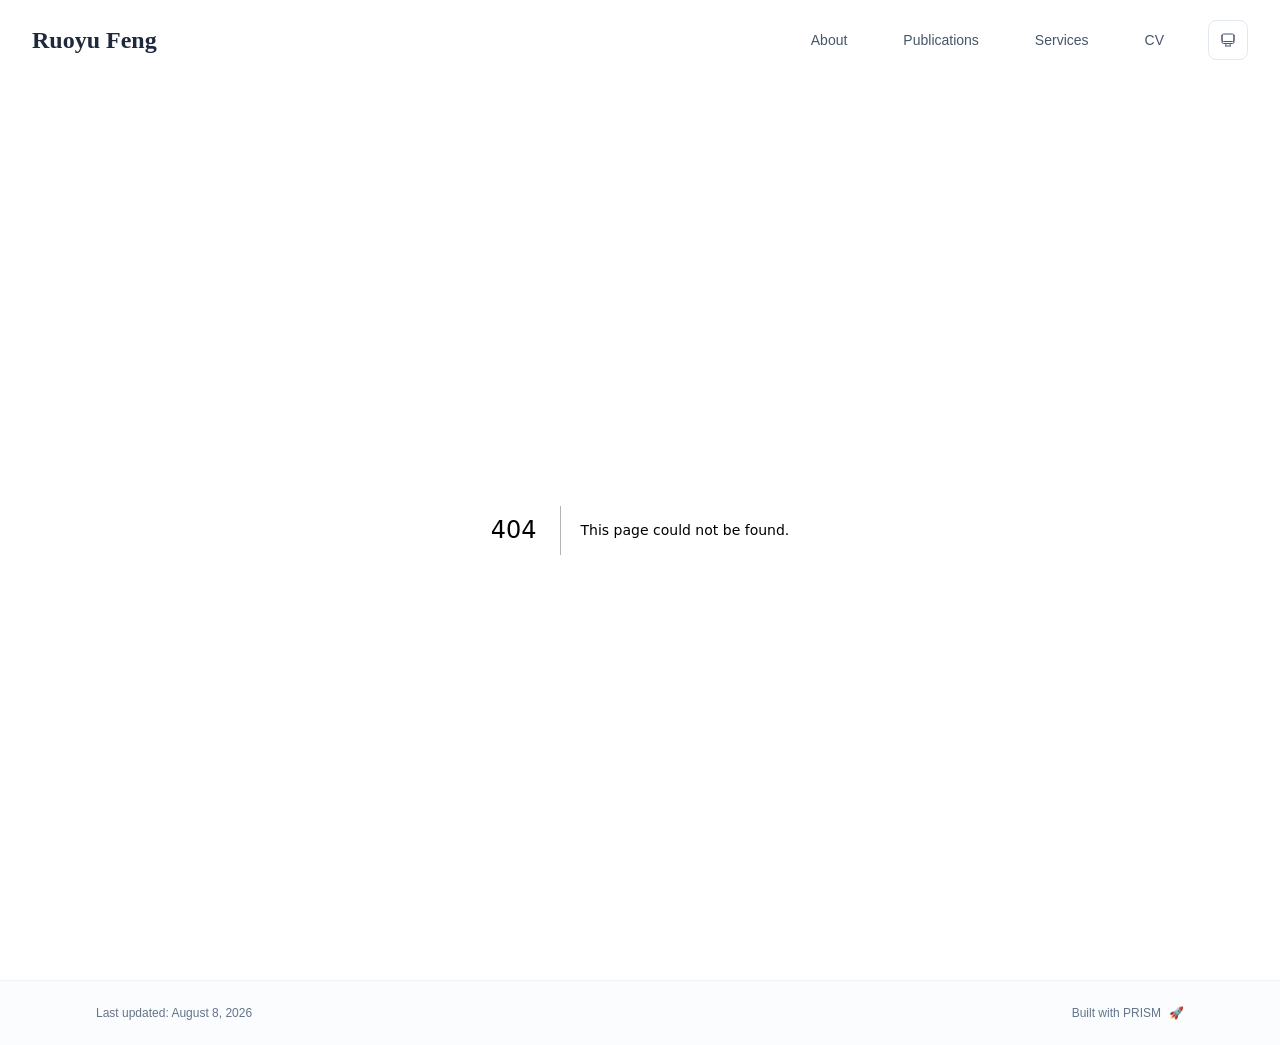
<file: 404/index.html>
<!DOCTYPE html><html lang="en" class="scroll-smooth"><head><meta charSet="utf-8"/><meta name="viewport" content="width=device-width, initial-scale=1"/><link rel="stylesheet" href="/_next/static/css/e6d0c83dc782d2aa.css" data-precedence="next"/><link rel="preload" as="script" fetchPriority="low" href="/_next/static/chunks/webpack-679b75d1c4c2027c.js"/><script src="/_next/static/chunks/4bd1b696-70b6d399998de86a.js" async=""></script><script src="/_next/static/chunks/684-5aaa8290a129f299.js" async=""></script><script src="/_next/static/chunks/main-app-16512e7889b27ab9.js" async=""></script><script src="/_next/static/chunks/17-9c04c9413a9f9f1f.js" async=""></script><script src="/_next/static/chunks/874-6cc630662f3664af.js" async=""></script><script src="/_next/static/chunks/862-15038af301665bb3.js" async=""></script><script src="/_next/static/chunks/app/layout-dd2cfaf8621add30.js" async=""></script><meta name="robots" content="noindex"/><title>404: This page could not be found.</title><link rel="icon" href="/favicon.svg" type="image/svg+xml"/><link rel="dns-prefetch" href="https://google-fonts.jialeliu.com"/><link rel="preconnect" href="https://google-fonts.jialeliu.com" crossorigin=""/><link rel="preload" as="style" href="https://google-fonts.jialeliu.com/css2?family=Inter:wght@300;400;500;600;700&amp;family=Crimson+Text:ital,wght@0,400;0,600;1,400&amp;display=swap"/><link rel="stylesheet" id="gfonts-css" href="https://google-fonts.jialeliu.com/css2?family=Inter:wght@300;400;500;600;700&amp;family=Crimson+Text:ital,wght@0,400;0,600;1,400&amp;display=swap" media="print"/><script>
              (function(){
                var l = document.getElementById('gfonts-css');
                if (!l) return;
                if (l.media !== 'all') {
                  l.addEventListener('load', function(){ try { l.media = 'all'; } catch(e){} });
                }
              })();
            </script><noscript><link rel="stylesheet" href="https://google-fonts.jialeliu.com/css2?family=Inter:wght@300;400;500;600;700&amp;family=Crimson+Text:ital,wght@0,400;0,600;1,400&amp;display=swap"/></noscript><script>
              try {
                const theme = localStorage.getItem('theme-storage');
                const parsed = theme ? JSON.parse(theme) : null;
                const setting = parsed?.state?.theme || 'system';
                const prefersDark = typeof window !== 'undefined' && window.matchMedia && window.matchMedia('(prefers-color-scheme: dark)').matches;
                const effective = setting === 'dark' ? 'dark' : (setting === 'light' ? 'light' : (prefersDark ? 'dark' : 'light'));
                var root = document.documentElement;
                root.classList.add(effective);
                root.setAttribute('data-theme', effective);
              } catch (e) {
                var root = document.documentElement;
                root.classList.add('light');
                root.setAttribute('data-theme', 'light');
              }
            </script><title>Ruoyu Feng</title><meta name="description" content="Welcome to Ruoyu Feng&#x27;s personal website where I share my basic information, publications, and thoughts."/><meta name="author" content="Ruoyu Feng"/><meta name="keywords" content="Ruoyu Feng,PhD,Research,ByteDance Seedance Team"/><meta name="creator" content="Ruoyu Feng"/><meta name="publisher" content="Ruoyu Feng"/><meta property="og:title" content="Ruoyu Feng"/><meta property="og:description" content="Welcome to Ruoyu Feng&#x27;s personal website where I share my basic information, publications, and thoughts."/><meta property="og:site_name" content="Ruoyu Feng&#x27;s Academic Website"/><meta property="og:locale" content="en_US"/><meta property="og:type" content="website"/><meta name="twitter:card" content="summary"/><meta name="twitter:title" content="Ruoyu Feng"/><meta name="twitter:description" content="Welcome to Ruoyu Feng&#x27;s personal website where I share my basic information, publications, and thoughts."/><link rel="icon" href="/favicon.svg"/><script>document.querySelectorAll('body link[rel="icon"], body link[rel="apple-touch-icon"]').forEach(el => document.head.appendChild(el))</script><script src="/_next/static/chunks/polyfills-42372ed130431b0a.js" noModule=""></script></head><body class="font-sans antialiased"><div style="visibility:hidden"><nav class="fixed top-0 left-0 right-0 z-50" data-headlessui-state=""><div class="transition-all duration-300 ease-out bg-transparent" style="transform:translateY(-100px)"><div class="max-w-7xl mx-auto px-4 sm:px-6 lg:px-8"><div class="flex justify-between items-center h-16 lg:h-20"><div class="flex-shrink-0" tabindex="0"><a class="text-xl lg:text-2xl font-serif font-semibold text-primary hover:text-accent transition-colors duration-200" href="/">Ruoyu Feng</a></div><div class="hidden lg:block"><div class="ml-10 flex items-center space-x-8"><div class="flex items-baseline space-x-8"><a class="relative px-3 py-2 text-sm font-medium transition-all duration-200 rounded hover:bg-accent/10 hover:shadow-sm text-neutral-600 hover:text-primary" href="/"><span class="relative z-10">About</span></a><a class="relative px-3 py-2 text-sm font-medium transition-all duration-200 rounded hover:bg-accent/10 hover:shadow-sm text-neutral-600 hover:text-primary" href="/publications/"><span class="relative z-10">Publications</span></a><a class="relative px-3 py-2 text-sm font-medium transition-all duration-200 rounded hover:bg-accent/10 hover:shadow-sm text-neutral-600 hover:text-primary" href="/services/"><span class="relative z-10">Services</span></a><a class="relative px-3 py-2 text-sm font-medium transition-all duration-200 rounded hover:bg-accent/10 hover:shadow-sm text-neutral-600 hover:text-primary" href="/cv/"><span class="relative z-10">CV</span></a></div><div class="flex items-center justify-center w-10 h-10 rounded-lg border border-neutral-200 dark:border-[rgba(148,163,184,0.24)] bg-background dark:bg-neutral-800"><div class="w-4 h-4 rounded-full bg-neutral-300 animate-pulse"></div></div></div></div><div class="lg:hidden flex items-center space-x-2"><div class="flex items-center justify-center w-10 h-10 rounded-lg border border-neutral-200 dark:border-[rgba(148,163,184,0.24)] bg-background dark:bg-neutral-800"><div class="w-4 h-4 rounded-full bg-neutral-300 animate-pulse"></div></div><button class="inline-flex items-center justify-center p-2 rounded-md text-neutral-600 hover:text-primary hover:bg-neutral-100 dark:hover:bg-neutral-800 focus:outline-none focus:ring-2 focus:ring-inset focus:ring-accent transition-colors duration-200" id="headlessui-disclosure-button-«R5pdb»" type="button" aria-expanded="false" data-headlessui-state=""><span class="sr-only">Open main menu</span><div><svg xmlns="http://www.w3.org/2000/svg" fill="none" viewBox="0 0 24 24" stroke-width="1.5" stroke="currentColor" aria-hidden="true" data-slot="icon" class="block h-6 w-6"><path stroke-linecap="round" stroke-linejoin="round" d="M3.75 6.75h16.5M3.75 12h16.5m-16.5 5.25h16.5"></path></svg></div></button></div></div></div></div></nav><main class="min-h-screen pt-16 lg:pt-20"><div style="font-family:system-ui,&quot;Segoe UI&quot;,Roboto,Helvetica,Arial,sans-serif,&quot;Apple Color Emoji&quot;,&quot;Segoe UI Emoji&quot;;height:100vh;text-align:center;display:flex;flex-direction:column;align-items:center;justify-content:center"><div><style>body{color:#000;background:#fff;margin:0}.next-error-h1{border-right:1px solid rgba(0,0,0,.3)}@media (prefers-color-scheme:dark){body{color:#fff;background:#000}.next-error-h1{border-right:1px solid rgba(255,255,255,.3)}}</style><h1 class="next-error-h1" style="display:inline-block;margin:0 20px 0 0;padding:0 23px 0 0;font-size:24px;font-weight:500;vertical-align:top;line-height:49px">404</h1><div style="display:inline-block"><h2 style="font-size:14px;font-weight:400;line-height:49px;margin:0">This page could not be found.</h2></div></div></div><!--$--><!--/$--><!--$--><!--/$--></main><footer class="border-t border-neutral-200/50 bg-neutral-50/50 dark:bg-neutral-900/50 dark:border-neutral-700/50"><div class="max-w-6xl mx-auto px-4 sm:px-6 lg:px-8 py-6"><div class="flex flex-col sm:flex-row justify-between items-center gap-2"><p class="text-xs text-neutral-500">Last updated: <!-- -->August 8, 2026</p><p class="text-xs text-neutral-500 flex items-center"><a href="https://github.com/xyjoey/PRISM" target="_blank" rel="noopener noreferrer">Built with PRISM</a><span class="ml-2">🚀</span></p></div></div></footer></div><script src="/_next/static/chunks/webpack-679b75d1c4c2027c.js" async=""></script><script>(self.__next_f=self.__next_f||[]).push([0])</script><script>self.__next_f.push([1,"1:\"$Sreact.fragment\"\n2:I[3719,[\"17\",\"static/chunks/17-9c04c9413a9f9f1f.js\",\"874\",\"static/chunks/874-6cc630662f3664af.js\",\"862\",\"static/chunks/862-15038af301665bb3.js\",\"177\",\"static/chunks/app/layout-dd2cfaf8621add30.js\"],\"ThemeProvider\"]\n3:I[768,[\"17\",\"static/chunks/17-9c04c9413a9f9f1f.js\",\"874\",\"static/chunks/874-6cc630662f3664af.js\",\"862\",\"static/chunks/862-15038af301665bb3.js\",\"177\",\"static/chunks/app/layout-dd2cfaf8621add30.js\"],\"default\"]\n4:I[7555,[],\"\"]\n5:I[1295,[],\"\"]\n6:I[2548,[\"17\",\"static/chunks/17-9c04c9413a9f9f1f.js\",\"874\",\"static/chunks/874-6cc630662f3664af.js\",\"862\",\"static/chunks/862-15038af301665bb3.js\",\"177\",\"static/chunks/app/layout-dd2cfaf8621add30.js\"],\"default\"]\n7:I[9665,[],\"MetadataBoundary\"]\n9:I[9665,[],\"OutletBoundary\"]\nc:I[4911,[],\"AsyncMetadataOutlet\"]\ne:I[9665,[],\"ViewportBoundary\"]\n10:I[6614,[],\"\"]\n:HL[\"/_next/static/css/e6d0c83dc782d2aa.css\",\"style\"]\n"])</script><script>self.__next_f.push([1,"0:{\"P\":null,\"b\":\"6bBQ0CNV93YPR_q83V17K\",\"p\":\"\",\"c\":[\"\",\"_not-found\",\"\"],\"i\":false,\"f\":[[[\"\",{\"children\":[\"/_not-found\",{\"children\":[\"__PAGE__\",{}]}]},\"$undefined\",\"$undefined\",true],[\"\",[\"$\",\"$1\",\"c\",{\"children\":[[[\"$\",\"link\",\"0\",{\"rel\":\"stylesheet\",\"href\":\"/_next/static/css/e6d0c83dc782d2aa.css\",\"precedence\":\"next\",\"crossOrigin\":\"$undefined\",\"nonce\":\"$undefined\"}]],[\"$\",\"html\",null,{\"lang\":\"en\",\"className\":\"scroll-smooth\",\"suppressHydrationWarning\":true,\"children\":[[\"$\",\"head\",null,{\"children\":[[\"$\",\"link\",null,{\"rel\":\"icon\",\"href\":\"/favicon.svg\",\"type\":\"image/svg+xml\"}],[\"$\",\"link\",null,{\"rel\":\"dns-prefetch\",\"href\":\"https://google-fonts.jialeliu.com\"}],[\"$\",\"link\",null,{\"rel\":\"preconnect\",\"href\":\"https://google-fonts.jialeliu.com\",\"crossOrigin\":\"\"}],[\"$\",\"link\",null,{\"rel\":\"preload\",\"as\":\"style\",\"href\":\"https://google-fonts.jialeliu.com/css2?family=Inter:wght@300;400;500;600;700\u0026family=Crimson+Text:ital,wght@0,400;0,600;1,400\u0026display=swap\"}],[\"$\",\"link\",null,{\"rel\":\"stylesheet\",\"id\":\"gfonts-css\",\"href\":\"https://google-fonts.jialeliu.com/css2?family=Inter:wght@300;400;500;600;700\u0026family=Crimson+Text:ital,wght@0,400;0,600;1,400\u0026display=swap\",\"media\":\"print\"}],[\"$\",\"script\",null,{\"dangerouslySetInnerHTML\":{\"__html\":\"\\n              (function(){\\n                var l = document.getElementById('gfonts-css');\\n                if (!l) return;\\n                if (l.media !== 'all') {\\n                  l.addEventListener('load', function(){ try { l.media = 'all'; } catch(e){} });\\n                }\\n              })();\\n            \"}}],[\"$\",\"noscript\",null,{\"children\":[\"$\",\"link\",null,{\"rel\":\"stylesheet\",\"href\":\"https://google-fonts.jialeliu.com/css2?family=Inter:wght@300;400;500;600;700\u0026family=Crimson+Text:ital,wght@0,400;0,600;1,400\u0026display=swap\"}]}],[\"$\",\"script\",null,{\"dangerouslySetInnerHTML\":{\"__html\":\"\\n              try {\\n                const theme = localStorage.getItem('theme-storage');\\n                const parsed = theme ? JSON.parse(theme) : null;\\n                const setting = parsed?.state?.theme || 'system';\\n                const prefersDark = typeof window !== 'undefined' \u0026\u0026 window.matchMedia \u0026\u0026 window.matchMedia('(prefers-color-scheme: dark)').matches;\\n                const effective = setting === 'dark' ? 'dark' : (setting === 'light' ? 'light' : (prefersDark ? 'dark' : 'light'));\\n                var root = document.documentElement;\\n                root.classList.add(effective);\\n                root.setAttribute('data-theme', effective);\\n              } catch (e) {\\n                var root = document.documentElement;\\n                root.classList.add('light');\\n                root.setAttribute('data-theme', 'light');\\n              }\\n            \"}}]]}],[\"$\",\"body\",null,{\"className\":\"font-sans antialiased\",\"children\":[\"$\",\"$L2\",null,{\"children\":[[\"$\",\"$L3\",null,{\"items\":[{\"title\":\"About\",\"type\":\"page\",\"target\":\"about\",\"href\":\"/\"},{\"title\":\"Publications\",\"type\":\"page\",\"target\":\"publications\",\"href\":\"/publications\"},{\"title\":\"Services\",\"type\":\"page\",\"target\":\"services\",\"href\":\"/services\"},{\"title\":\"CV\",\"type\":\"page\",\"target\":\"cv\",\"href\":\"/cv\"}],\"siteTitle\":\"Ruoyu Feng\",\"enableOnePageMode\":false}],[\"$\",\"main\",null,{\"className\":\"min-h-screen pt-16 lg:pt-20\",\"children\":[\"$\",\"$L4\",null,{\"parallelRouterKey\":\"children\",\"error\":\"$undefined\",\"errorStyles\":\"$undefined\",\"errorScripts\":\"$undefined\",\"template\":[\"$\",\"$L5\",null,{}],\"templateStyles\":\"$undefined\",\"templateScripts\":\"$undefined\",\"notFound\":[[[\"$\",\"title\",null,{\"children\":\"404: This page could not be found.\"}],[\"$\",\"div\",null,{\"style\":{\"fontFamily\":\"system-ui,\\\"Segoe UI\\\",Roboto,Helvetica,Arial,sans-serif,\\\"Apple Color Emoji\\\",\\\"Segoe UI Emoji\\\"\",\"height\":\"100vh\",\"textAlign\":\"center\",\"display\":\"flex\",\"flexDirection\":\"column\",\"alignItems\":\"center\",\"justifyContent\":\"center\"},\"children\":[\"$\",\"div\",null,{\"children\":[[\"$\",\"style\",null,{\"dangerouslySetInnerHTML\":{\"__html\":\"body{color:#000;background:#fff;margin:0}.next-error-h1{border-right:1px solid rgba(0,0,0,.3)}@media (prefers-color-scheme:dark){body{color:#fff;background:#000}.next-error-h1{border-right:1px solid rgba(255,255,255,.3)}}\"}}],[\"$\",\"h1\",null,{\"className\":\"next-error-h1\",\"style\":{\"display\":\"inline-block\",\"margin\":\"0 20px 0 0\",\"padding\":\"0 23px 0 0\",\"fontSize\":24,\"fontWeight\":500,\"verticalAlign\":\"top\",\"lineHeight\":\"49px\"},\"children\":404}],[\"$\",\"div\",null,{\"style\":{\"display\":\"inline-block\"},\"children\":[\"$\",\"h2\",null,{\"style\":{\"fontSize\":14,\"fontWeight\":400,\"lineHeight\":\"49px\",\"margin\":0},\"children\":\"This page could not be found.\"}]}]]}]}]],[]],\"forbidden\":\"$undefined\",\"unauthorized\":\"$undefined\"}]}],[\"$\",\"$L6\",null,{\"lastUpdated\":\"August 8, 2026\"}]]}]}]]}]]}],{\"children\":[\"/_not-found\",[\"$\",\"$1\",\"c\",{\"children\":[null,[\"$\",\"$L4\",null,{\"parallelRouterKey\":\"children\",\"error\":\"$undefined\",\"errorStyles\":\"$undefined\",\"errorScripts\":\"$undefined\",\"template\":[\"$\",\"$L5\",null,{}],\"templateStyles\":\"$undefined\",\"templateScripts\":\"$undefined\",\"notFound\":\"$undefined\",\"forbidden\":\"$undefined\",\"unauthorized\":\"$undefined\"}]]}],{\"children\":[\"__PAGE__\",[\"$\",\"$1\",\"c\",{\"children\":[[[\"$\",\"title\",null,{\"children\":\"404: This page could not be found.\"}],[\"$\",\"div\",null,{\"style\":\"$0:f:0:1:1:props:children:1:props:children:1:props:children:props:children:1:props:children:props:notFound:0:1:props:style\",\"children\":[\"$\",\"div\",null,{\"children\":[[\"$\",\"style\",null,{\"dangerouslySetInnerHTML\":{\"__html\":\"body{color:#000;background:#fff;margin:0}.next-error-h1{border-right:1px solid rgba(0,0,0,.3)}@media (prefers-color-scheme:dark){body{color:#fff;background:#000}.next-error-h1{border-right:1px solid rgba(255,255,255,.3)}}\"}}],[\"$\",\"h1\",null,{\"className\":\"next-error-h1\",\"style\":\"$0:f:0:1:1:props:children:1:props:children:1:props:children:props:children:1:props:children:props:notFound:0:1:props:children:props:children:1:props:style\",\"children\":404}],[\"$\",\"div\",null,{\"style\":\"$0:f:0:1:1:props:children:1:props:children:1:props:children:props:children:1:props:children:props:notFound:0:1:props:children:props:children:2:props:style\",\"children\":[\"$\",\"h2\",null,{\"style\":\"$0:f:0:1:1:props:children:1:props:children:1:props:children:props:children:1:props:children:props:notFound:0:1:props:children:props:children:2:props:children:props:style\",\"children\":\"This page could not be found.\"}]}]]}]}]],[\"$\",\"$L7\",null,{\"children\":\"$L8\"}],null,[\"$\",\"$L9\",null,{\"children\":[\"$La\",\"$Lb\",[\"$\",\"$Lc\",null,{\"promise\":\"$@d\"}]]}]]}],{},null,false]},null,false]},null,false],[\"$\",\"$1\",\"h\",{\"children\":[[\"$\",\"meta\",null,{\"name\":\"robots\",\"content\":\"noindex\"}],[\"$\",\"$1\",\"hYEy7AQHf4p43_S27RGaV\",{\"children\":[[\"$\",\"$Le\",null,{\"children\":\"$Lf\"}],null]}],null]}],false]],\"m\":\"$undefined\",\"G\":[\"$10\",\"$undefined\"],\"s\":false,\"S\":true}\n"])</script><script>self.__next_f.push([1,"11:\"$Sreact.suspense\"\n12:I[4911,[],\"AsyncMetadata\"]\n8:[\"$\",\"$11\",null,{\"fallback\":null,\"children\":[\"$\",\"$L12\",null,{\"promise\":\"$@13\"}]}]\n"])</script><script>self.__next_f.push([1,"b:null\n"])</script><script>self.__next_f.push([1,"f:[[\"$\",\"meta\",\"0\",{\"charSet\":\"utf-8\"}],[\"$\",\"meta\",\"1\",{\"name\":\"viewport\",\"content\":\"width=device-width, initial-scale=1\"}]]\na:null\n"])</script><script>self.__next_f.push([1,"13:{\"metadata\":[[\"$\",\"title\",\"0\",{\"children\":\"Ruoyu Feng\"}],[\"$\",\"meta\",\"1\",{\"name\":\"description\",\"content\":\"Welcome to Ruoyu Feng's personal website where I share my basic information, publications, and thoughts.\"}],[\"$\",\"meta\",\"2\",{\"name\":\"author\",\"content\":\"Ruoyu Feng\"}],[\"$\",\"meta\",\"3\",{\"name\":\"keywords\",\"content\":\"Ruoyu Feng,PhD,Research,ByteDance Seedance Team\"}],[\"$\",\"meta\",\"4\",{\"name\":\"creator\",\"content\":\"Ruoyu Feng\"}],[\"$\",\"meta\",\"5\",{\"name\":\"publisher\",\"content\":\"Ruoyu Feng\"}],[\"$\",\"meta\",\"6\",{\"property\":\"og:title\",\"content\":\"Ruoyu Feng\"}],[\"$\",\"meta\",\"7\",{\"property\":\"og:description\",\"content\":\"Welcome to Ruoyu Feng's personal website where I share my basic information, publications, and thoughts.\"}],[\"$\",\"meta\",\"8\",{\"property\":\"og:site_name\",\"content\":\"Ruoyu Feng's Academic Website\"}],[\"$\",\"meta\",\"9\",{\"property\":\"og:locale\",\"content\":\"en_US\"}],[\"$\",\"meta\",\"10\",{\"property\":\"og:type\",\"content\":\"website\"}],[\"$\",\"meta\",\"11\",{\"name\":\"twitter:card\",\"content\":\"summary\"}],[\"$\",\"meta\",\"12\",{\"name\":\"twitter:title\",\"content\":\"Ruoyu Feng\"}],[\"$\",\"meta\",\"13\",{\"name\":\"twitter:description\",\"content\":\"Welcome to Ruoyu Feng's personal website where I share my basic information, publications, and thoughts.\"}],[\"$\",\"link\",\"14\",{\"rel\":\"icon\",\"href\":\"/favicon.svg\"}]],\"error\":null,\"digest\":\"$undefined\"}\nd:{\"metadata\":\"$13:metadata\",\"error\":null,\"digest\":\"$undefined\"}\n"])</script></body></html>
</file>
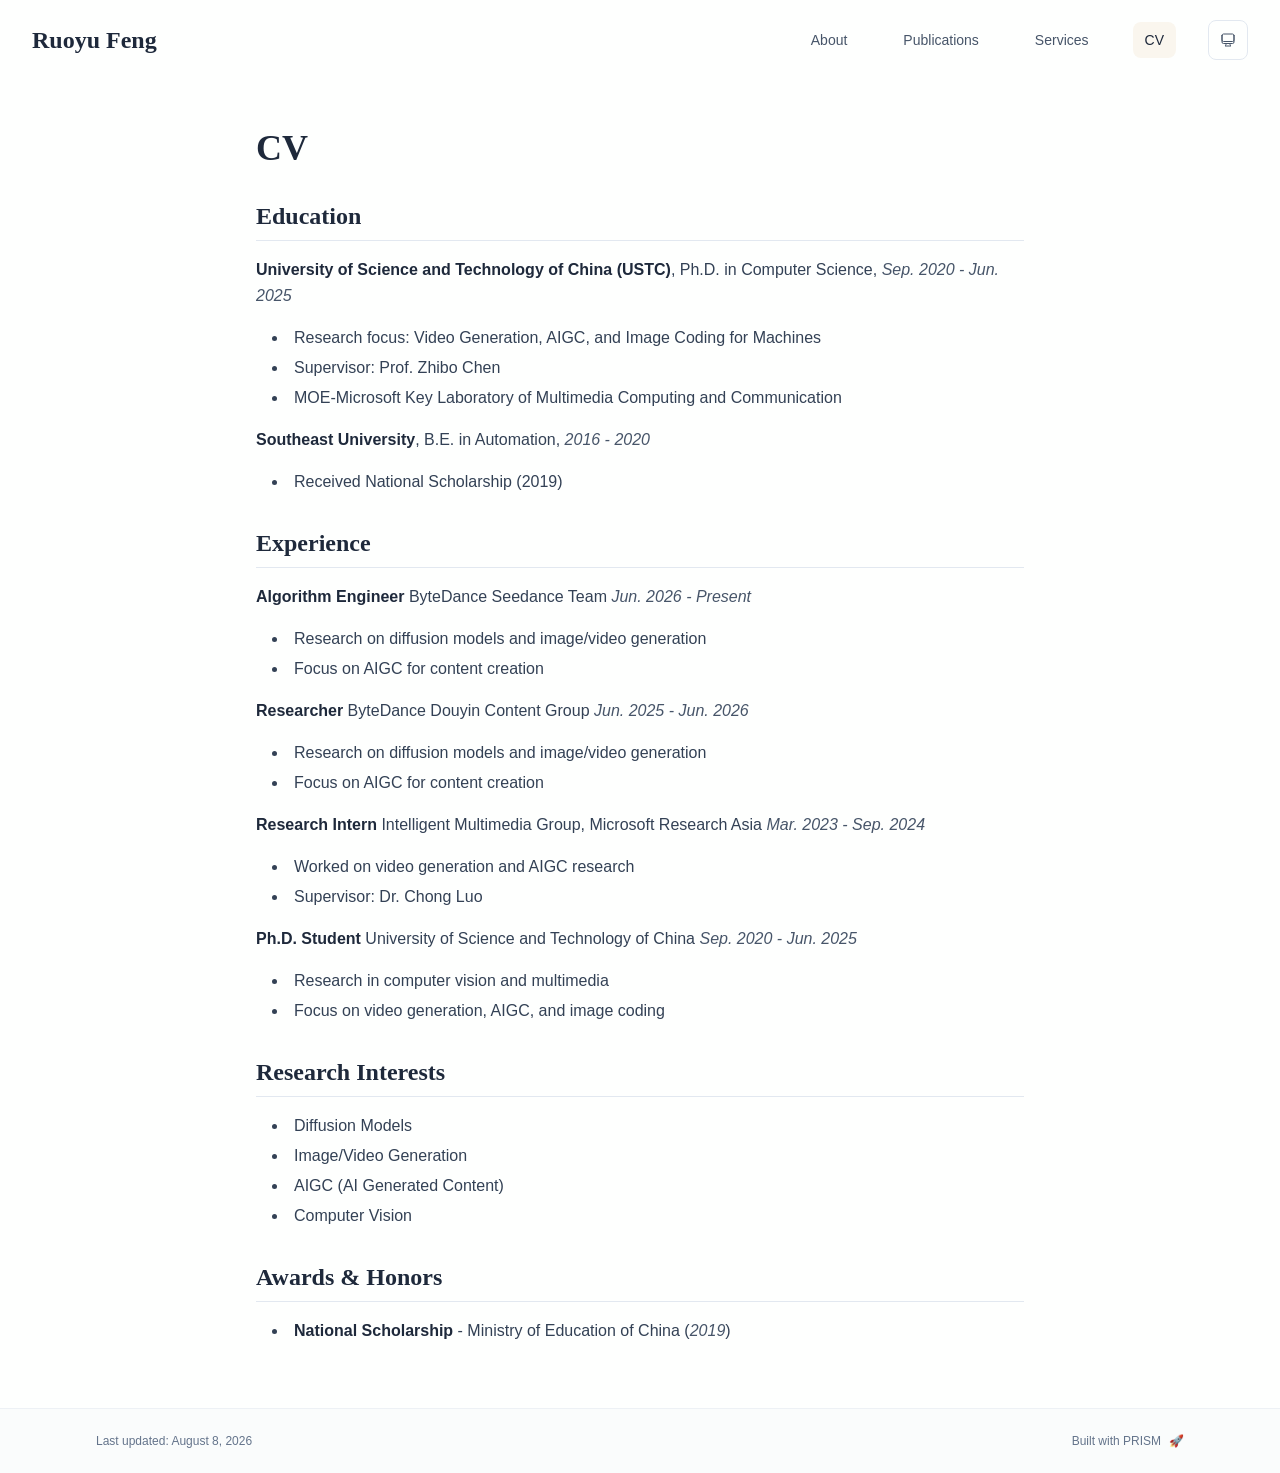
<file: cv/index.html>
<!DOCTYPE html><html lang="en" class="scroll-smooth"><head><meta charSet="utf-8"/><meta name="viewport" content="width=device-width, initial-scale=1"/><link rel="stylesheet" href="/_next/static/css/e6d0c83dc782d2aa.css" data-precedence="next"/><link rel="preload" as="script" fetchPriority="low" href="/_next/static/chunks/webpack-679b75d1c4c2027c.js"/><script src="/_next/static/chunks/4bd1b696-70b6d399998de86a.js" async=""></script><script src="/_next/static/chunks/684-5aaa8290a129f299.js" async=""></script><script src="/_next/static/chunks/main-app-16512e7889b27ab9.js" async=""></script><script src="/_next/static/chunks/17-9c04c9413a9f9f1f.js" async=""></script><script src="/_next/static/chunks/874-6cc630662f3664af.js" async=""></script><script src="/_next/static/chunks/862-15038af301665bb3.js" async=""></script><script src="/_next/static/chunks/app/layout-dd2cfaf8621add30.js" async=""></script><script src="/_next/static/chunks/178-8a35d88e684927c9.js" async=""></script><script src="/_next/static/chunks/748-26c163ab09d41842.js" async=""></script><script src="/_next/static/chunks/app/%5Bslug%5D/page-d1ee9c1dd4de26e2.js" async=""></script><link rel="icon" href="/favicon.svg" type="image/svg+xml"/><link rel="dns-prefetch" href="https://google-fonts.jialeliu.com"/><link rel="preconnect" href="https://google-fonts.jialeliu.com" crossorigin=""/><link rel="preload" as="style" href="https://google-fonts.jialeliu.com/css2?family=Inter:wght@300;400;500;600;700&amp;family=Crimson+Text:ital,wght@0,400;0,600;1,400&amp;display=swap"/><link rel="stylesheet" id="gfonts-css" href="https://google-fonts.jialeliu.com/css2?family=Inter:wght@300;400;500;600;700&amp;family=Crimson+Text:ital,wght@0,400;0,600;1,400&amp;display=swap" media="print"/><script>
              (function(){
                var l = document.getElementById('gfonts-css');
                if (!l) return;
                if (l.media !== 'all') {
                  l.addEventListener('load', function(){ try { l.media = 'all'; } catch(e){} });
                }
              })();
            </script><noscript><link rel="stylesheet" href="https://google-fonts.jialeliu.com/css2?family=Inter:wght@300;400;500;600;700&amp;family=Crimson+Text:ital,wght@0,400;0,600;1,400&amp;display=swap"/></noscript><script>
              try {
                const theme = localStorage.getItem('theme-storage');
                const parsed = theme ? JSON.parse(theme) : null;
                const setting = parsed?.state?.theme || 'system';
                const prefersDark = typeof window !== 'undefined' && window.matchMedia && window.matchMedia('(prefers-color-scheme: dark)').matches;
                const effective = setting === 'dark' ? 'dark' : (setting === 'light' ? 'light' : (prefersDark ? 'dark' : 'light'));
                var root = document.documentElement;
                root.classList.add(effective);
                root.setAttribute('data-theme', effective);
              } catch (e) {
                var root = document.documentElement;
                root.classList.add('light');
                root.setAttribute('data-theme', 'light');
              }
            </script><title>CV | Ruoyu Feng</title><meta name="author" content="Ruoyu Feng"/><meta name="keywords" content="Ruoyu Feng,PhD,Research,ByteDance Seedance Team"/><meta name="creator" content="Ruoyu Feng"/><meta name="publisher" content="Ruoyu Feng"/><meta property="og:title" content="Ruoyu Feng"/><meta property="og:description" content="Welcome to Ruoyu Feng&#x27;s personal website where I share my basic information, publications, and thoughts."/><meta property="og:site_name" content="Ruoyu Feng&#x27;s Academic Website"/><meta property="og:locale" content="en_US"/><meta property="og:type" content="website"/><meta name="twitter:card" content="summary"/><meta name="twitter:title" content="Ruoyu Feng"/><meta name="twitter:description" content="Welcome to Ruoyu Feng&#x27;s personal website where I share my basic information, publications, and thoughts."/><link rel="icon" href="/favicon.svg"/><script>document.querySelectorAll('body link[rel="icon"], body link[rel="apple-touch-icon"]').forEach(el => document.head.appendChild(el))</script><script src="/_next/static/chunks/polyfills-42372ed130431b0a.js" noModule=""></script></head><body class="font-sans antialiased"><div style="visibility:hidden"><nav class="fixed top-0 left-0 right-0 z-50" data-headlessui-state=""><div class="transition-all duration-300 ease-out bg-transparent" style="transform:translateY(-100px)"><div class="max-w-7xl mx-auto px-4 sm:px-6 lg:px-8"><div class="flex justify-between items-center h-16 lg:h-20"><div class="flex-shrink-0" tabindex="0"><a class="text-xl lg:text-2xl font-serif font-semibold text-primary hover:text-accent transition-colors duration-200" href="/">Ruoyu Feng</a></div><div class="hidden lg:block"><div class="ml-10 flex items-center space-x-8"><div class="flex items-baseline space-x-8"><a class="relative px-3 py-2 text-sm font-medium transition-all duration-200 rounded hover:bg-accent/10 hover:shadow-sm text-neutral-600 hover:text-primary" href="/"><span class="relative z-10">About</span></a><a class="relative px-3 py-2 text-sm font-medium transition-all duration-200 rounded hover:bg-accent/10 hover:shadow-sm text-neutral-600 hover:text-primary" href="/publications/"><span class="relative z-10">Publications</span></a><a class="relative px-3 py-2 text-sm font-medium transition-all duration-200 rounded hover:bg-accent/10 hover:shadow-sm text-neutral-600 hover:text-primary" href="/services/"><span class="relative z-10">Services</span></a><a class="relative px-3 py-2 text-sm font-medium transition-all duration-200 rounded hover:bg-accent/10 hover:shadow-sm text-primary" href="/cv/"><span class="relative z-10">CV</span><div class="absolute inset-0 bg-accent/10 rounded-lg"></div></a></div><div class="flex items-center justify-center w-10 h-10 rounded-lg border border-neutral-200 dark:border-[rgba(148,163,184,0.24)] bg-background dark:bg-neutral-800"><div class="w-4 h-4 rounded-full bg-neutral-300 animate-pulse"></div></div></div></div><div class="lg:hidden flex items-center space-x-2"><div class="flex items-center justify-center w-10 h-10 rounded-lg border border-neutral-200 dark:border-[rgba(148,163,184,0.24)] bg-background dark:bg-neutral-800"><div class="w-4 h-4 rounded-full bg-neutral-300 animate-pulse"></div></div><button class="inline-flex items-center justify-center p-2 rounded-md text-neutral-600 hover:text-primary hover:bg-neutral-100 dark:hover:bg-neutral-800 focus:outline-none focus:ring-2 focus:ring-inset focus:ring-accent transition-colors duration-200" id="headlessui-disclosure-button-«R5pdb»" type="button" aria-expanded="false" data-headlessui-state=""><span class="sr-only">Open main menu</span><div><svg xmlns="http://www.w3.org/2000/svg" fill="none" viewBox="0 0 24 24" stroke-width="1.5" stroke="currentColor" aria-hidden="true" data-slot="icon" class="block h-6 w-6"><path stroke-linecap="round" stroke-linejoin="round" d="M3.75 6.75h16.5M3.75 12h16.5m-16.5 5.25h16.5"></path></svg></div></button></div></div></div></div></nav><main class="min-h-screen pt-16 lg:pt-20"><div class="max-w-4xl mx-auto px-4 sm:px-6 lg:px-8 py-12"><div class="max-w-3xl mx-auto" style="opacity:0;transform:translateY(20px)"><h1 class="text-4xl font-serif font-bold text-primary mb-4">CV</h1><div class="text-neutral-700 dark:text-neutral-600 leading-relaxed"><h2 class="text-2xl font-serif font-bold text-primary mt-8 mb-4 border-b border-neutral-200 dark:border-neutral-800 pb-2">Education</h2>
<p class="mb-4 last:mb-0"><strong class="font-semibold text-primary">University of Science and Technology of China (USTC)</strong>, Ph.D. in Computer Science, <em class="italic text-neutral-600 dark:text-neutral-500">Sep. 2020 - Jun. 2025</em></p>
<ul class="list-disc list-inside mb-4 space-y-1 ml-4">
<li class="mb-1">Research focus: Video Generation, AIGC, and Image Coding for Machines</li>
<li class="mb-1">Supervisor: Prof. Zhibo Chen</li>
<li class="mb-1">MOE-Microsoft Key Laboratory of Multimedia Computing and Communication</li>
</ul>
<p class="mb-4 last:mb-0"><strong class="font-semibold text-primary">Southeast University</strong>, B.E. in Automation, <em class="italic text-neutral-600 dark:text-neutral-500">2016 - 2020</em></p>
<ul class="list-disc list-inside mb-4 space-y-1 ml-4">
<li class="mb-1">Received National Scholarship (2019)</li>
</ul>
<h2 class="text-2xl font-serif font-bold text-primary mt-8 mb-4 border-b border-neutral-200 dark:border-neutral-800 pb-2">Experience</h2>
<p class="mb-4 last:mb-0"><strong class="font-semibold text-primary">Algorithm Engineer</strong>
ByteDance Seedance Team
<em class="italic text-neutral-600 dark:text-neutral-500">Jun. 2026 - Present</em></p>
<ul class="list-disc list-inside mb-4 space-y-1 ml-4">
<li class="mb-1">Research on diffusion models and image/video generation</li>
<li class="mb-1">Focus on AIGC for content creation</li>
</ul>
<p class="mb-4 last:mb-0"><strong class="font-semibold text-primary">Researcher</strong>
ByteDance Douyin Content Group
<em class="italic text-neutral-600 dark:text-neutral-500">Jun. 2025 - Jun. 2026</em></p>
<ul class="list-disc list-inside mb-4 space-y-1 ml-4">
<li class="mb-1">Research on diffusion models and image/video generation</li>
<li class="mb-1">Focus on AIGC for content creation</li>
</ul>
<p class="mb-4 last:mb-0"><strong class="font-semibold text-primary">Research Intern</strong>
Intelligent Multimedia Group, Microsoft Research Asia
<em class="italic text-neutral-600 dark:text-neutral-500">Mar. 2023 - Sep. 2024</em></p>
<ul class="list-disc list-inside mb-4 space-y-1 ml-4">
<li class="mb-1">Worked on video generation and AIGC research</li>
<li class="mb-1">Supervisor: Dr. Chong Luo</li>
</ul>
<p class="mb-4 last:mb-0"><strong class="font-semibold text-primary">Ph.D. Student</strong>
University of Science and Technology of China
<em class="italic text-neutral-600 dark:text-neutral-500">Sep. 2020 - Jun. 2025</em></p>
<ul class="list-disc list-inside mb-4 space-y-1 ml-4">
<li class="mb-1">Research in computer vision and multimedia</li>
<li class="mb-1">Focus on video generation, AIGC, and image coding</li>
</ul>
<h2 class="text-2xl font-serif font-bold text-primary mt-8 mb-4 border-b border-neutral-200 dark:border-neutral-800 pb-2">Research Interests</h2>
<ul class="list-disc list-inside mb-4 space-y-1 ml-4">
<li class="mb-1">Diffusion Models</li>
<li class="mb-1">Image/Video Generation</li>
<li class="mb-1">AIGC (AI Generated Content)</li>
<li class="mb-1">Computer Vision</li>
</ul>
<h2 class="text-2xl font-serif font-bold text-primary mt-8 mb-4 border-b border-neutral-200 dark:border-neutral-800 pb-2">Awards &amp; Honors</h2>
<ul class="list-disc list-inside mb-4 space-y-1 ml-4">
<li class="mb-1"><strong class="font-semibold text-primary">National Scholarship</strong> - Ministry of Education of China (<em class="italic text-neutral-600 dark:text-neutral-500">2019</em>)</li>
</ul></div></div></div><!--$--><!--/$--><!--$--><!--/$--></main><footer class="border-t border-neutral-200/50 bg-neutral-50/50 dark:bg-neutral-900/50 dark:border-neutral-700/50"><div class="max-w-6xl mx-auto px-4 sm:px-6 lg:px-8 py-6"><div class="flex flex-col sm:flex-row justify-between items-center gap-2"><p class="text-xs text-neutral-500">Last updated: <!-- -->August 8, 2026</p><p class="text-xs text-neutral-500 flex items-center"><a href="https://github.com/xyjoey/PRISM" target="_blank" rel="noopener noreferrer">Built with PRISM</a><span class="ml-2">🚀</span></p></div></div></footer></div><script src="/_next/static/chunks/webpack-679b75d1c4c2027c.js" async=""></script><script>(self.__next_f=self.__next_f||[]).push([0])</script><script>self.__next_f.push([1,"1:\"$Sreact.fragment\"\n2:I[3719,[\"17\",\"static/chunks/17-9c04c9413a9f9f1f.js\",\"874\",\"static/chunks/874-6cc630662f3664af.js\",\"862\",\"static/chunks/862-15038af301665bb3.js\",\"177\",\"static/chunks/app/layout-dd2cfaf8621add30.js\"],\"ThemeProvider\"]\n3:I[768,[\"17\",\"static/chunks/17-9c04c9413a9f9f1f.js\",\"874\",\"static/chunks/874-6cc630662f3664af.js\",\"862\",\"static/chunks/862-15038af301665bb3.js\",\"177\",\"static/chunks/app/layout-dd2cfaf8621add30.js\"],\"default\"]\n4:I[7555,[],\"\"]\n5:I[1295,[],\"\"]\n6:I[2548,[\"17\",\"static/chunks/17-9c04c9413a9f9f1f.js\",\"874\",\"static/chunks/874-6cc630662f3664af.js\",\"862\",\"static/chunks/862-15038af301665bb3.js\",\"177\",\"static/chunks/app/layout-dd2cfaf8621add30.js\"],\"default\"]\n8:I[9665,[],\"MetadataBoundary\"]\na:I[9665,[],\"OutletBoundary\"]\nd:I[4911,[],\"AsyncMetadataOutlet\"]\nf:I[9665,[],\"ViewportBoundary\"]\n11:I[6614,[],\"\"]\n:HL[\"/_next/static/css/e6d0c83dc782d2aa.css\",\"style\"]\n"])</script><script>self.__next_f.push([1,"0:{\"P\":null,\"b\":\"6bBQ0CNV93YPR_q83V17K\",\"p\":\"\",\"c\":[\"\",\"cv\",\"\"],\"i\":false,\"f\":[[[\"\",{\"children\":[[\"slug\",\"cv\",\"d\"],{\"children\":[\"__PAGE__\",{}]}]},\"$undefined\",\"$undefined\",true],[\"\",[\"$\",\"$1\",\"c\",{\"children\":[[[\"$\",\"link\",\"0\",{\"rel\":\"stylesheet\",\"href\":\"/_next/static/css/e6d0c83dc782d2aa.css\",\"precedence\":\"next\",\"crossOrigin\":\"$undefined\",\"nonce\":\"$undefined\"}]],[\"$\",\"html\",null,{\"lang\":\"en\",\"className\":\"scroll-smooth\",\"suppressHydrationWarning\":true,\"children\":[[\"$\",\"head\",null,{\"children\":[[\"$\",\"link\",null,{\"rel\":\"icon\",\"href\":\"/favicon.svg\",\"type\":\"image/svg+xml\"}],[\"$\",\"link\",null,{\"rel\":\"dns-prefetch\",\"href\":\"https://google-fonts.jialeliu.com\"}],[\"$\",\"link\",null,{\"rel\":\"preconnect\",\"href\":\"https://google-fonts.jialeliu.com\",\"crossOrigin\":\"\"}],[\"$\",\"link\",null,{\"rel\":\"preload\",\"as\":\"style\",\"href\":\"https://google-fonts.jialeliu.com/css2?family=Inter:wght@300;400;500;600;700\u0026family=Crimson+Text:ital,wght@0,400;0,600;1,400\u0026display=swap\"}],[\"$\",\"link\",null,{\"rel\":\"stylesheet\",\"id\":\"gfonts-css\",\"href\":\"https://google-fonts.jialeliu.com/css2?family=Inter:wght@300;400;500;600;700\u0026family=Crimson+Text:ital,wght@0,400;0,600;1,400\u0026display=swap\",\"media\":\"print\"}],[\"$\",\"script\",null,{\"dangerouslySetInnerHTML\":{\"__html\":\"\\n              (function(){\\n                var l = document.getElementById('gfonts-css');\\n                if (!l) return;\\n                if (l.media !== 'all') {\\n                  l.addEventListener('load', function(){ try { l.media = 'all'; } catch(e){} });\\n                }\\n              })();\\n            \"}}],[\"$\",\"noscript\",null,{\"children\":[\"$\",\"link\",null,{\"rel\":\"stylesheet\",\"href\":\"https://google-fonts.jialeliu.com/css2?family=Inter:wght@300;400;500;600;700\u0026family=Crimson+Text:ital,wght@0,400;0,600;1,400\u0026display=swap\"}]}],[\"$\",\"script\",null,{\"dangerouslySetInnerHTML\":{\"__html\":\"\\n              try {\\n                const theme = localStorage.getItem('theme-storage');\\n                const parsed = theme ? JSON.parse(theme) : null;\\n                const setting = parsed?.state?.theme || 'system';\\n                const prefersDark = typeof window !== 'undefined' \u0026\u0026 window.matchMedia \u0026\u0026 window.matchMedia('(prefers-color-scheme: dark)').matches;\\n                const effective = setting === 'dark' ? 'dark' : (setting === 'light' ? 'light' : (prefersDark ? 'dark' : 'light'));\\n                var root = document.documentElement;\\n                root.classList.add(effective);\\n                root.setAttribute('data-theme', effective);\\n              } catch (e) {\\n                var root = document.documentElement;\\n                root.classList.add('light');\\n                root.setAttribute('data-theme', 'light');\\n              }\\n            \"}}]]}],[\"$\",\"body\",null,{\"className\":\"font-sans antialiased\",\"children\":[\"$\",\"$L2\",null,{\"children\":[[\"$\",\"$L3\",null,{\"items\":[{\"title\":\"About\",\"type\":\"page\",\"target\":\"about\",\"href\":\"/\"},{\"title\":\"Publications\",\"type\":\"page\",\"target\":\"publications\",\"href\":\"/publications\"},{\"title\":\"Services\",\"type\":\"page\",\"target\":\"services\",\"href\":\"/services\"},{\"title\":\"CV\",\"type\":\"page\",\"target\":\"cv\",\"href\":\"/cv\"}],\"siteTitle\":\"Ruoyu Feng\",\"enableOnePageMode\":false}],[\"$\",\"main\",null,{\"className\":\"min-h-screen pt-16 lg:pt-20\",\"children\":[\"$\",\"$L4\",null,{\"parallelRouterKey\":\"children\",\"error\":\"$undefined\",\"errorStyles\":\"$undefined\",\"errorScripts\":\"$undefined\",\"template\":[\"$\",\"$L5\",null,{}],\"templateStyles\":\"$undefined\",\"templateScripts\":\"$undefined\",\"notFound\":[[[\"$\",\"title\",null,{\"children\":\"404: This page could not be found.\"}],[\"$\",\"div\",null,{\"style\":{\"fontFamily\":\"system-ui,\\\"Segoe UI\\\",Roboto,Helvetica,Arial,sans-serif,\\\"Apple Color Emoji\\\",\\\"Segoe UI Emoji\\\"\",\"height\":\"100vh\",\"textAlign\":\"center\",\"display\":\"flex\",\"flexDirection\":\"column\",\"alignItems\":\"center\",\"justifyContent\":\"center\"},\"children\":[\"$\",\"div\",null,{\"children\":[[\"$\",\"style\",null,{\"dangerouslySetInnerHTML\":{\"__html\":\"body{color:#000;background:#fff;margin:0}.next-error-h1{border-right:1px solid rgba(0,0,0,.3)}@media (prefers-color-scheme:dark){body{color:#fff;background:#000}.next-error-h1{border-right:1px solid rgba(255,255,255,.3)}}\"}}],[\"$\",\"h1\",null,{\"className\":\"next-error-h1\",\"style\":{\"display\":\"inline-block\",\"margin\":\"0 20px 0 0\",\"padding\":\"0 23px 0 0\",\"fontSize\":24,\"fontWeight\":500,\"verticalAlign\":\"top\",\"lineHeight\":\"49px\"},\"children\":404}],[\"$\",\"div\",null,{\"style\":{\"display\":\"inline-block\"},\"children\":[\"$\",\"h2\",null,{\"style\":{\"fontSize\":14,\"fontWeight\":400,\"lineHeight\":\"49px\",\"margin\":0},\"children\":\"This page could not be found.\"}]}]]}]}]],[]],\"forbidden\":\"$undefined\",\"unauthorized\":\"$undefined\"}]}],[\"$\",\"$L6\",null,{\"lastUpdated\":\"August 8, 2026\"}]]}]}]]}]]}],{\"children\":[[\"slug\",\"cv\",\"d\"],[\"$\",\"$1\",\"c\",{\"children\":[null,[\"$\",\"$L4\",null,{\"parallelRouterKey\":\"children\",\"error\":\"$undefined\",\"errorStyles\":\"$undefined\",\"errorScripts\":\"$undefined\",\"template\":[\"$\",\"$L5\",null,{}],\"templateStyles\":\"$undefined\",\"templateScripts\":\"$undefined\",\"notFound\":\"$undefined\",\"forbidden\":\"$undefined\",\"unauthorized\":\"$undefined\"}]]}],{\"children\":[\"__PAGE__\",[\"$\",\"$1\",\"c\",{\"children\":[\"$L7\",[\"$\",\"$L8\",null,{\"children\":\"$L9\"}],null,[\"$\",\"$La\",null,{\"children\":[\"$Lb\",\"$Lc\",[\"$\",\"$Ld\",null,{\"promise\":\"$@e\"}]]}]]}],{},null,false]},null,false]},null,false],[\"$\",\"$1\",\"h\",{\"children\":[null,[\"$\",\"$1\",\"Q02QVEQjtlqB_NwLRzqBH\",{\"children\":[[\"$\",\"$Lf\",null,{\"children\":\"$L10\"}],null]}],null]}],false]],\"m\":\"$undefined\",\"G\":[\"$11\",\"$undefined\"],\"s\":false,\"S\":true}\n"])</script><script>self.__next_f.push([1,"12:\"$Sreact.suspense\"\n13:I[4911,[],\"AsyncMetadata\"]\n15:I[4059,[\"17\",\"static/chunks/17-9c04c9413a9f9f1f.js\",\"178\",\"static/chunks/178-8a35d88e684927c9.js\",\"748\",\"static/chunks/748-26c163ab09d41842.js\",\"182\",\"static/chunks/app/%5Bslug%5D/page-d1ee9c1dd4de26e2.js\"],\"default\"]\n9:[\"$\",\"$12\",null,{\"fallback\":null,\"children\":[\"$\",\"$L13\",null,{\"promise\":\"$@14\"}]}]\n16:T51f,## Education\n\n**University of Science and Technology of China (USTC)**, Ph.D. in Computer Science, *Sep. 2020 - Jun. 2025*\n- Research focus: Video Generation, AIGC, and Image Coding for Machines\n- Supervisor: Prof. Zhibo Chen\n- MOE-Microsoft Key Laboratory of Multimedia Computing and Communication\n\n**Southeast University**, B.E. in Automation, *2016 - 2020*\n- Received National Scholarship (2019)\n\n## Experience\n\n**Algorithm Engineer**\nByteDance Seedance Team\n*Jun. 2026 - Present*\n- Research on diffusion models and image/video generation\n- Focus on AIGC for content creation\n\n**Researcher**\nByteDance Douyin Content Group\n*Jun. 2025 - Jun. 2026*\n- Research on diffusion models and image/video generation\n- Focus on AIGC for content creation\n\n**Research Intern**\nIntelligent Multimedia Group, Microsoft Research Asia\n*Mar. 2023 - Sep. 2024*\n- Worked on video generation and AIGC research\n- Supervisor: Dr. Chong Luo\n\n**Ph.D. Student**\nUniversity of Science and Technology of China\n*Sep. 2020 - Jun. 2025*\n- Research in computer vision and multimedia\n- Focus on video generation, AIGC, and image coding\n\n## Research Interests\n\n- Diffusion Models\n- Image/Video Generation\n- AIGC (AI Generated Content)\n- Computer Vision\n\n## Awards \u0026 Honors\n\n- **National Scholarship** - Ministry of Education of China (*2019*)\n7:[\"$\",\"div\",null,{\"className\":\"max-w-4xl mx-auto px-4 sm:px-6 lg:px-8 py-12\",\"children\":[false,[\"$\",\"$L15\",null,{\"config\":{\"type\":\"text\",\"title\":\"CV\",\"source\":\"cv.md\"},\"content\":\"$16\"}],false]}]\n"])</script><script>self.__next_f.push([1,"c:null\n"])</script><script>self.__next_f.push([1,"10:[[\"$\",\"meta\",\"0\",{\"charSet\":\"utf-8\"}],[\"$\",\"meta\",\"1\",{\"name\":\"viewport\",\"content\":\"width=device-width, initial-scale=1\"}]]\nb:null\n"])</script><script>self.__next_f.push([1,"14:{\"metadata\":[[\"$\",\"title\",\"0\",{\"children\":\"CV | Ruoyu Feng\"}],[\"$\",\"meta\",\"1\",{\"name\":\"author\",\"content\":\"Ruoyu Feng\"}],[\"$\",\"meta\",\"2\",{\"name\":\"keywords\",\"content\":\"Ruoyu Feng,PhD,Research,ByteDance Seedance Team\"}],[\"$\",\"meta\",\"3\",{\"name\":\"creator\",\"content\":\"Ruoyu Feng\"}],[\"$\",\"meta\",\"4\",{\"name\":\"publisher\",\"content\":\"Ruoyu Feng\"}],[\"$\",\"meta\",\"5\",{\"property\":\"og:title\",\"content\":\"Ruoyu Feng\"}],[\"$\",\"meta\",\"6\",{\"property\":\"og:description\",\"content\":\"Welcome to Ruoyu Feng's personal website where I share my basic information, publications, and thoughts.\"}],[\"$\",\"meta\",\"7\",{\"property\":\"og:site_name\",\"content\":\"Ruoyu Feng's Academic Website\"}],[\"$\",\"meta\",\"8\",{\"property\":\"og:locale\",\"content\":\"en_US\"}],[\"$\",\"meta\",\"9\",{\"property\":\"og:type\",\"content\":\"website\"}],[\"$\",\"meta\",\"10\",{\"name\":\"twitter:card\",\"content\":\"summary\"}],[\"$\",\"meta\",\"11\",{\"name\":\"twitter:title\",\"content\":\"Ruoyu Feng\"}],[\"$\",\"meta\",\"12\",{\"name\":\"twitter:description\",\"content\":\"Welcome to Ruoyu Feng's personal website where I share my basic information, publications, and thoughts.\"}],[\"$\",\"link\",\"13\",{\"rel\":\"icon\",\"href\":\"/favicon.svg\"}]],\"error\":null,\"digest\":\"$undefined\"}\ne:{\"metadata\":\"$14:metadata\",\"error\":null,\"digest\":\"$undefined\"}\n"])</script></body></html>
</file>
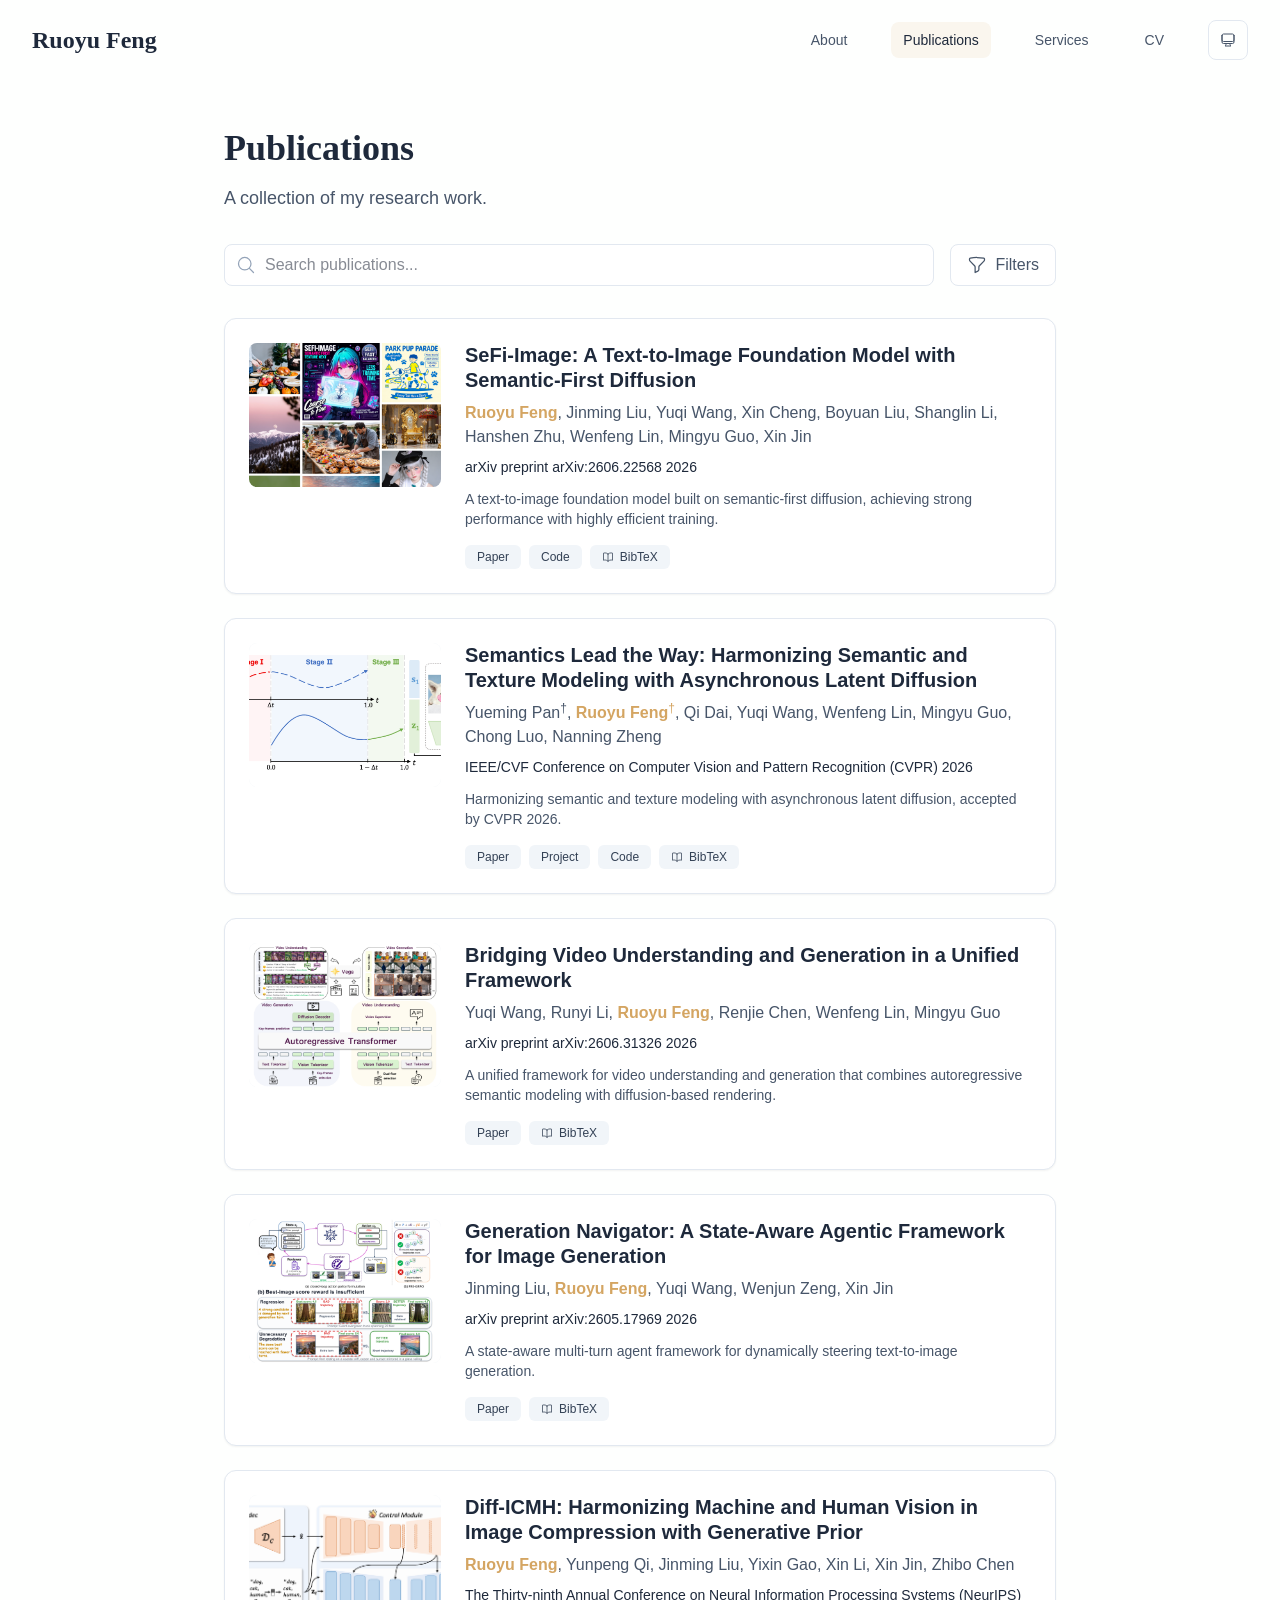
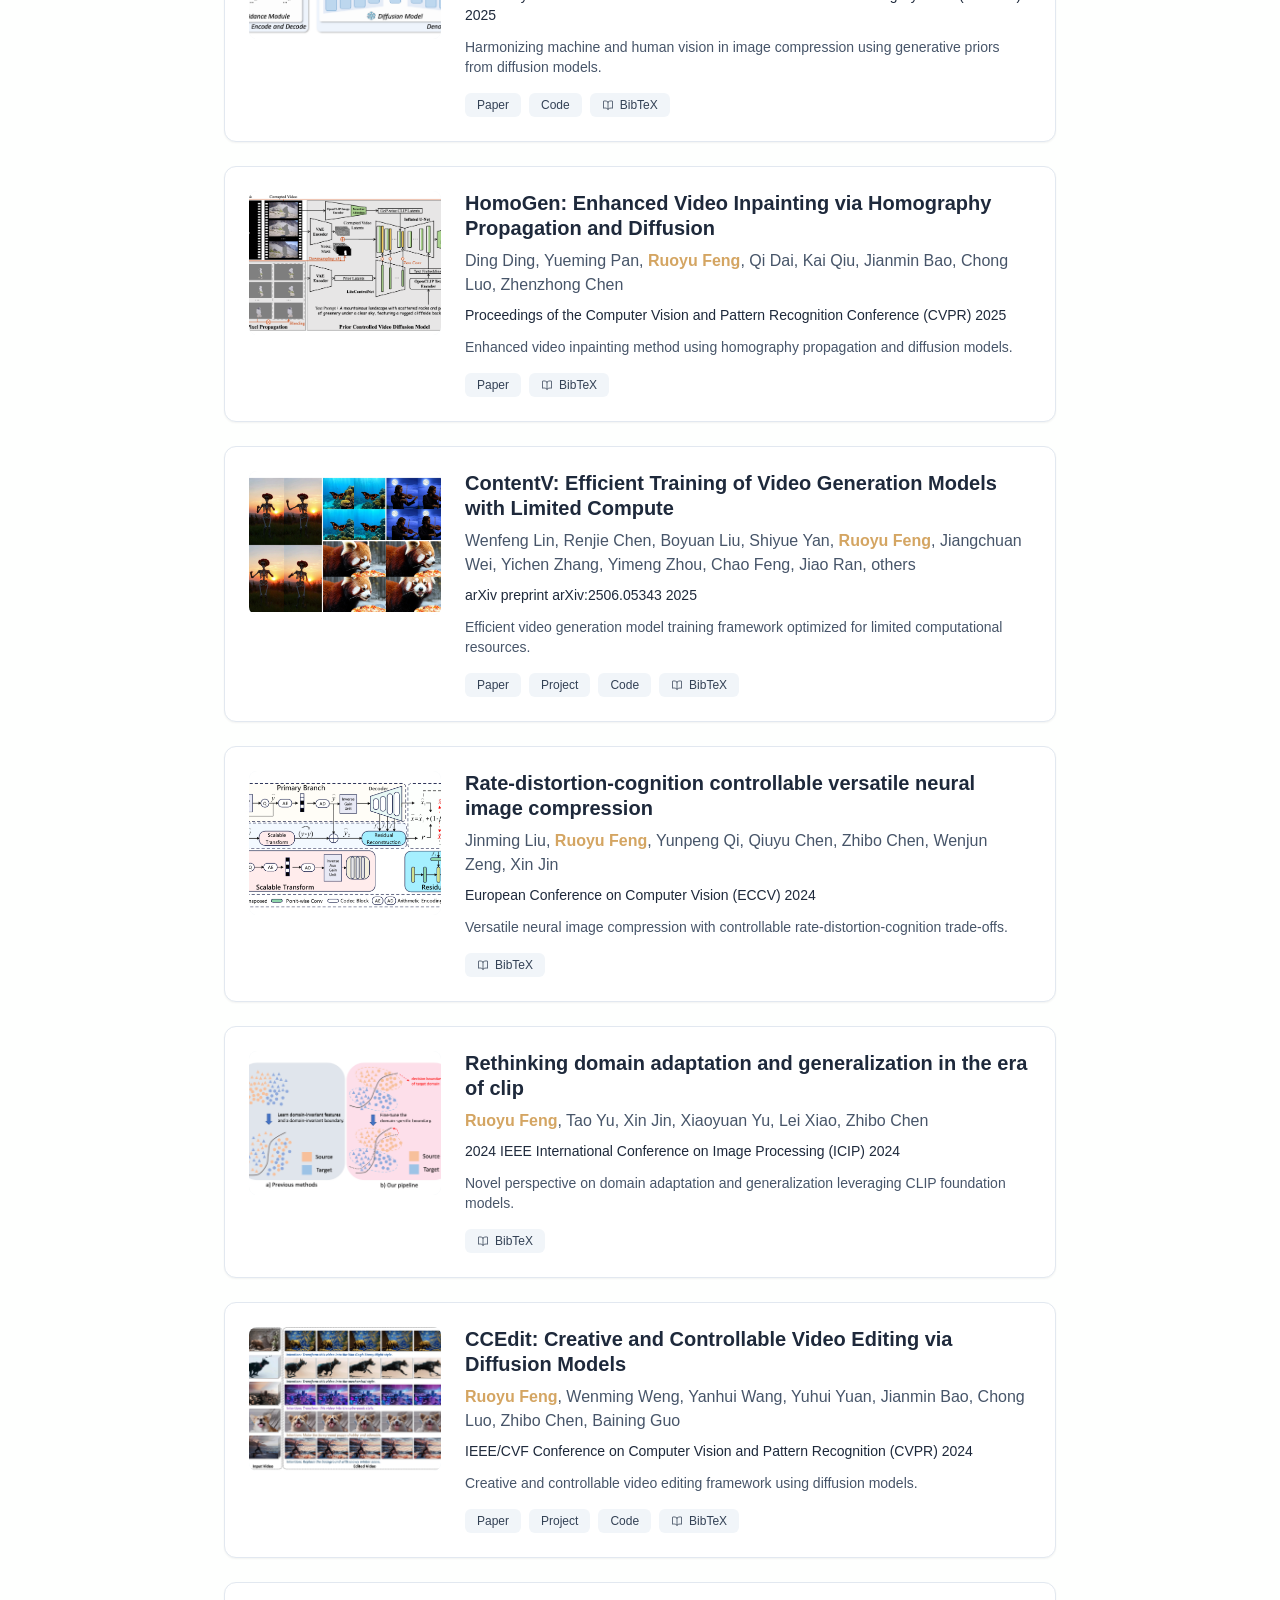
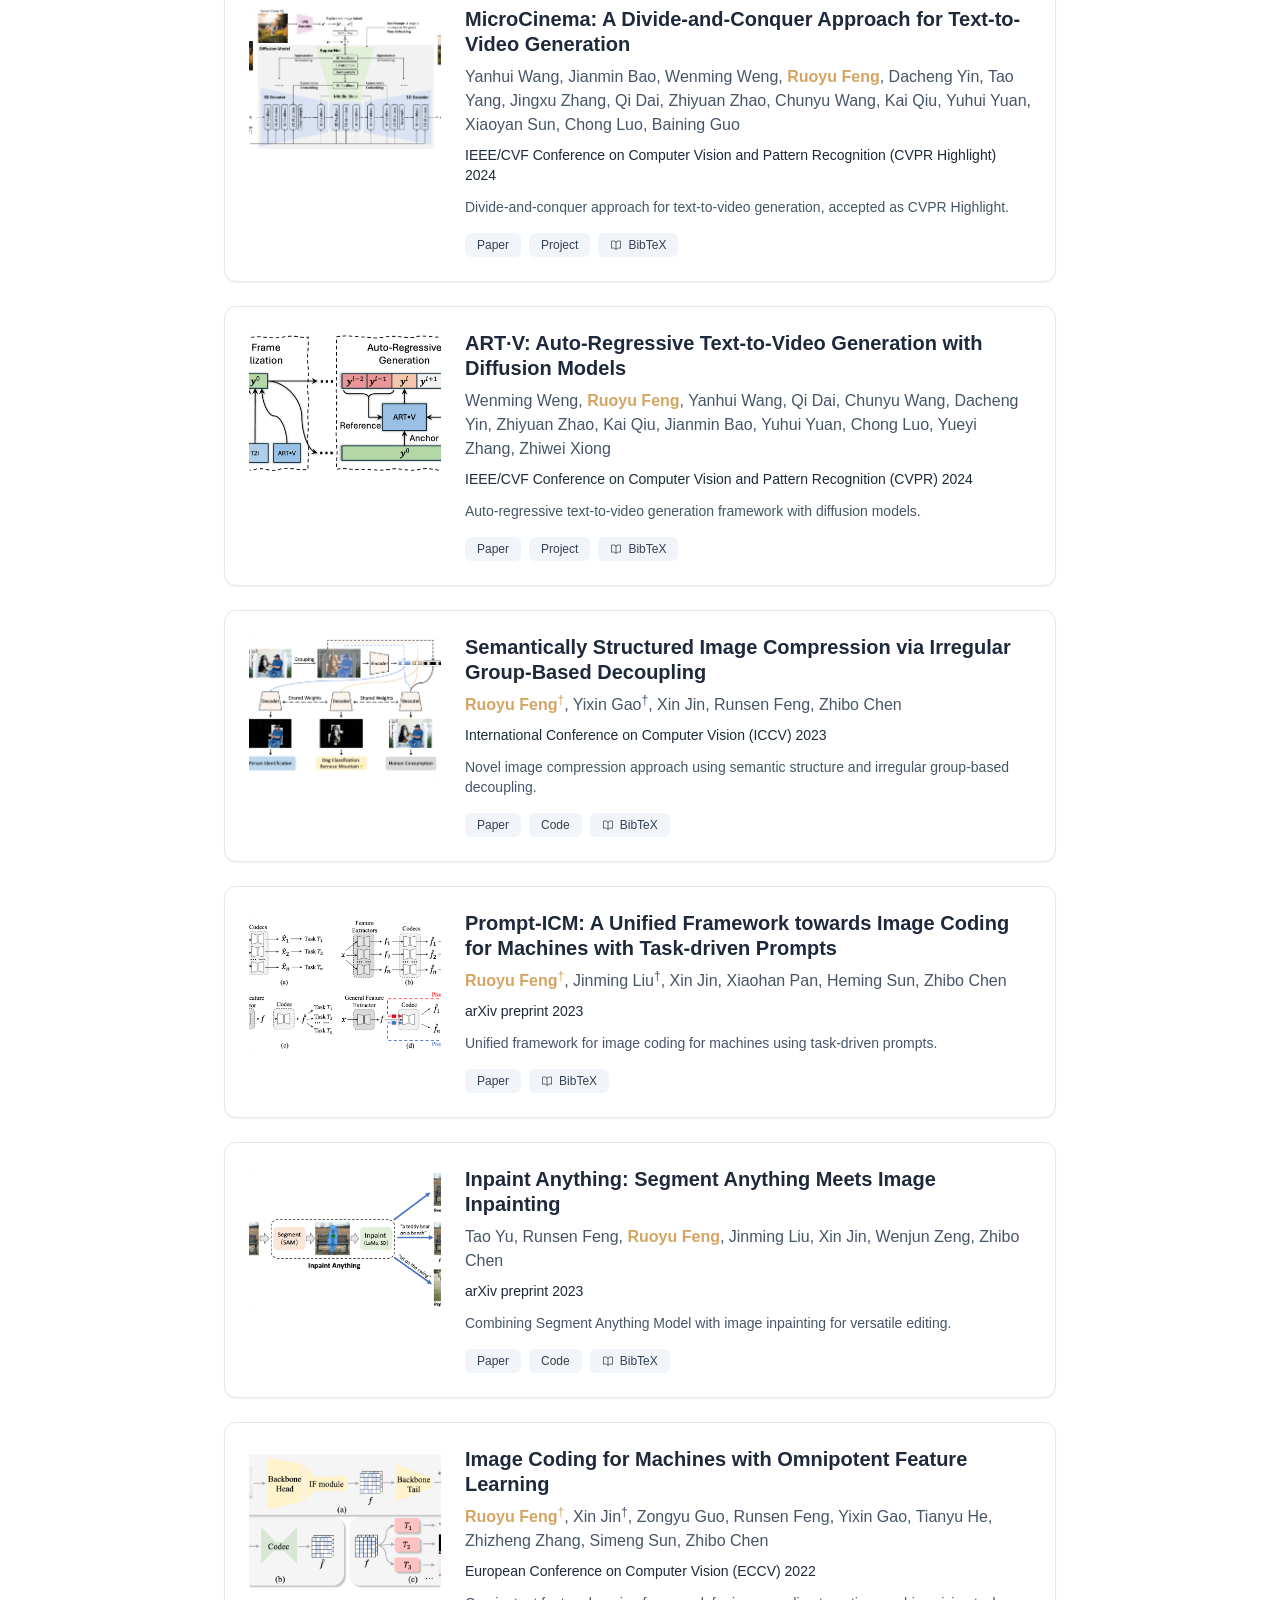
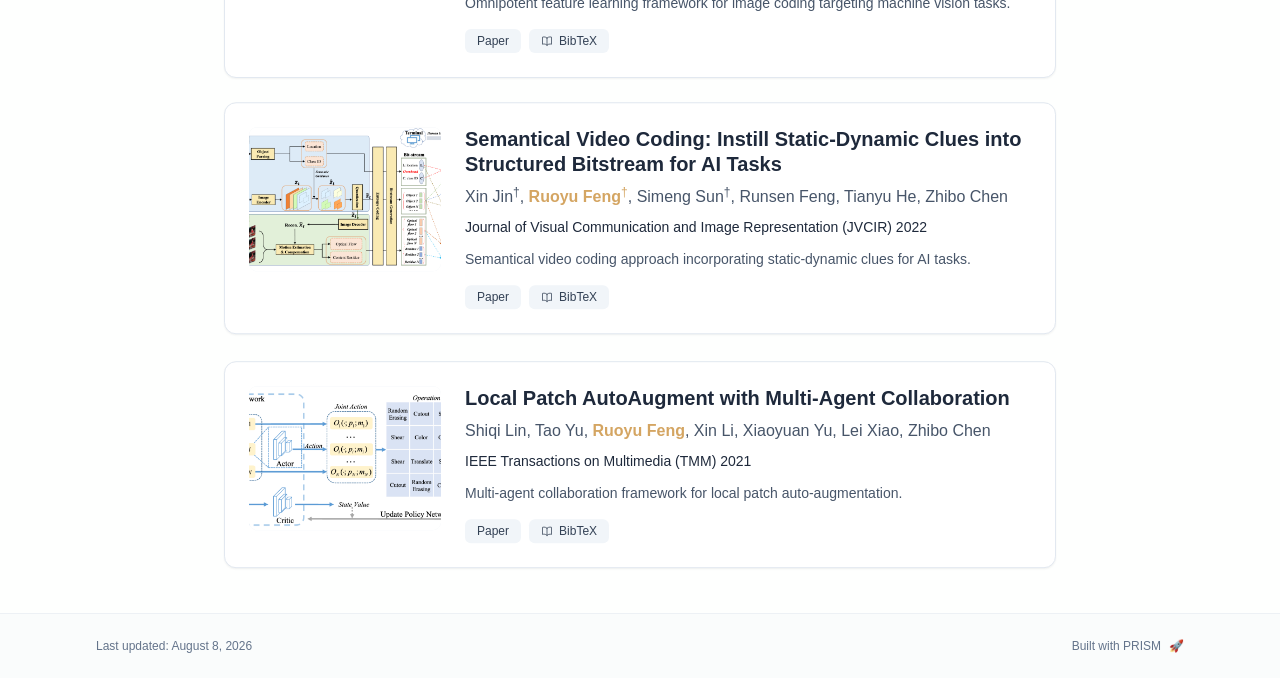
<file: publications/index.html>
<!DOCTYPE html><html lang="en" class="scroll-smooth"><head><meta charSet="utf-8"/><meta name="viewport" content="width=device-width, initial-scale=1"/><link rel="stylesheet" href="/_next/static/css/e6d0c83dc782d2aa.css" data-precedence="next"/><link rel="preload" as="script" fetchPriority="low" href="/_next/static/chunks/webpack-679b75d1c4c2027c.js"/><script src="/_next/static/chunks/4bd1b696-70b6d399998de86a.js" async=""></script><script src="/_next/static/chunks/684-5aaa8290a129f299.js" async=""></script><script src="/_next/static/chunks/main-app-16512e7889b27ab9.js" async=""></script><script src="/_next/static/chunks/17-9c04c9413a9f9f1f.js" async=""></script><script src="/_next/static/chunks/874-6cc630662f3664af.js" async=""></script><script src="/_next/static/chunks/862-15038af301665bb3.js" async=""></script><script src="/_next/static/chunks/app/layout-dd2cfaf8621add30.js" async=""></script><script src="/_next/static/chunks/178-8a35d88e684927c9.js" async=""></script><script src="/_next/static/chunks/748-26c163ab09d41842.js" async=""></script><script src="/_next/static/chunks/app/%5Bslug%5D/page-d1ee9c1dd4de26e2.js" async=""></script><link rel="icon" href="/favicon.svg" type="image/svg+xml"/><link rel="dns-prefetch" href="https://google-fonts.jialeliu.com"/><link rel="preconnect" href="https://google-fonts.jialeliu.com" crossorigin=""/><link rel="preload" as="style" href="https://google-fonts.jialeliu.com/css2?family=Inter:wght@300;400;500;600;700&amp;family=Crimson+Text:ital,wght@0,400;0,600;1,400&amp;display=swap"/><link rel="stylesheet" id="gfonts-css" href="https://google-fonts.jialeliu.com/css2?family=Inter:wght@300;400;500;600;700&amp;family=Crimson+Text:ital,wght@0,400;0,600;1,400&amp;display=swap" media="print"/><script>
              (function(){
                var l = document.getElementById('gfonts-css');
                if (!l) return;
                if (l.media !== 'all') {
                  l.addEventListener('load', function(){ try { l.media = 'all'; } catch(e){} });
                }
              })();
            </script><noscript><link rel="stylesheet" href="https://google-fonts.jialeliu.com/css2?family=Inter:wght@300;400;500;600;700&amp;family=Crimson+Text:ital,wght@0,400;0,600;1,400&amp;display=swap"/></noscript><script>
              try {
                const theme = localStorage.getItem('theme-storage');
                const parsed = theme ? JSON.parse(theme) : null;
                const setting = parsed?.state?.theme || 'system';
                const prefersDark = typeof window !== 'undefined' && window.matchMedia && window.matchMedia('(prefers-color-scheme: dark)').matches;
                const effective = setting === 'dark' ? 'dark' : (setting === 'light' ? 'light' : (prefersDark ? 'dark' : 'light'));
                var root = document.documentElement;
                root.classList.add(effective);
                root.setAttribute('data-theme', effective);
              } catch (e) {
                var root = document.documentElement;
                root.classList.add('light');
                root.setAttribute('data-theme', 'light');
              }
            </script><title>Publications | Ruoyu Feng</title><meta name="description" content="A collection of my research work."/><meta name="author" content="Ruoyu Feng"/><meta name="keywords" content="Ruoyu Feng,PhD,Research,ByteDance Seedance Team"/><meta name="creator" content="Ruoyu Feng"/><meta name="publisher" content="Ruoyu Feng"/><meta property="og:title" content="Ruoyu Feng"/><meta property="og:description" content="Welcome to Ruoyu Feng&#x27;s personal website where I share my basic information, publications, and thoughts."/><meta property="og:site_name" content="Ruoyu Feng&#x27;s Academic Website"/><meta property="og:locale" content="en_US"/><meta property="og:type" content="website"/><meta name="twitter:card" content="summary"/><meta name="twitter:title" content="Ruoyu Feng"/><meta name="twitter:description" content="Welcome to Ruoyu Feng&#x27;s personal website where I share my basic information, publications, and thoughts."/><link rel="icon" href="/favicon.svg"/><script>document.querySelectorAll('body link[rel="icon"], body link[rel="apple-touch-icon"]').forEach(el => document.head.appendChild(el))</script><script src="/_next/static/chunks/polyfills-42372ed130431b0a.js" noModule=""></script></head><body class="font-sans antialiased"><div style="visibility:hidden"><nav class="fixed top-0 left-0 right-0 z-50" data-headlessui-state=""><div class="transition-all duration-300 ease-out bg-transparent" style="transform:translateY(-100px)"><div class="max-w-7xl mx-auto px-4 sm:px-6 lg:px-8"><div class="flex justify-between items-center h-16 lg:h-20"><div class="flex-shrink-0" tabindex="0"><a class="text-xl lg:text-2xl font-serif font-semibold text-primary hover:text-accent transition-colors duration-200" href="/">Ruoyu Feng</a></div><div class="hidden lg:block"><div class="ml-10 flex items-center space-x-8"><div class="flex items-baseline space-x-8"><a class="relative px-3 py-2 text-sm font-medium transition-all duration-200 rounded hover:bg-accent/10 hover:shadow-sm text-neutral-600 hover:text-primary" href="/"><span class="relative z-10">About</span></a><a class="relative px-3 py-2 text-sm font-medium transition-all duration-200 rounded hover:bg-accent/10 hover:shadow-sm text-primary" href="/publications/"><span class="relative z-10">Publications</span><div class="absolute inset-0 bg-accent/10 rounded-lg"></div></a><a class="relative px-3 py-2 text-sm font-medium transition-all duration-200 rounded hover:bg-accent/10 hover:shadow-sm text-neutral-600 hover:text-primary" href="/services/"><span class="relative z-10">Services</span></a><a class="relative px-3 py-2 text-sm font-medium transition-all duration-200 rounded hover:bg-accent/10 hover:shadow-sm text-neutral-600 hover:text-primary" href="/cv/"><span class="relative z-10">CV</span></a></div><div class="flex items-center justify-center w-10 h-10 rounded-lg border border-neutral-200 dark:border-[rgba(148,163,184,0.24)] bg-background dark:bg-neutral-800"><div class="w-4 h-4 rounded-full bg-neutral-300 animate-pulse"></div></div></div></div><div class="lg:hidden flex items-center space-x-2"><div class="flex items-center justify-center w-10 h-10 rounded-lg border border-neutral-200 dark:border-[rgba(148,163,184,0.24)] bg-background dark:bg-neutral-800"><div class="w-4 h-4 rounded-full bg-neutral-300 animate-pulse"></div></div><button class="inline-flex items-center justify-center p-2 rounded-md text-neutral-600 hover:text-primary hover:bg-neutral-100 dark:hover:bg-neutral-800 focus:outline-none focus:ring-2 focus:ring-inset focus:ring-accent transition-colors duration-200" id="headlessui-disclosure-button-«R5pdb»" type="button" aria-expanded="false" data-headlessui-state=""><span class="sr-only">Open main menu</span><div><svg xmlns="http://www.w3.org/2000/svg" fill="none" viewBox="0 0 24 24" stroke-width="1.5" stroke="currentColor" aria-hidden="true" data-slot="icon" class="block h-6 w-6"><path stroke-linecap="round" stroke-linejoin="round" d="M3.75 6.75h16.5M3.75 12h16.5m-16.5 5.25h16.5"></path></svg></div></button></div></div></div></div></nav><main class="min-h-screen pt-16 lg:pt-20"><div class="max-w-4xl mx-auto px-4 sm:px-6 lg:px-8 py-12"><div style="opacity:0;transform:translateY(20px)"><div class="mb-8"><h1 class="text-4xl font-serif font-bold text-primary mb-4">Publications</h1><p class="text-lg text-neutral-600 dark:text-neutral-500 max-w-2xl">A collection of my research work.</p></div><div class="mb-8 space-y-4"><div class="flex flex-col sm:flex-row gap-4"><div class="relative flex-grow"><svg xmlns="http://www.w3.org/2000/svg" fill="none" viewBox="0 0 24 24" stroke-width="1.5" stroke="currentColor" aria-hidden="true" data-slot="icon" class="absolute left-3 top-1/2 transform -translate-y-1/2 h-5 w-5 text-neutral-400"><path stroke-linecap="round" stroke-linejoin="round" d="m21 21-5.197-5.197m0 0A7.5 7.5 0 1 0 5.196 5.196a7.5 7.5 0 0 0 10.607 10.607Z"></path></svg><input type="text" placeholder="Search publications..." class="w-full pl-10 pr-4 py-2 rounded-lg border border-neutral-200 dark:border-neutral-800 bg-white dark:bg-neutral-900 focus:ring-2 focus:ring-accent focus:border-transparent transition-all duration-200" value=""/></div><button class="flex items-center justify-center px-4 py-2 rounded-lg border transition-all duration-200 bg-white dark:bg-neutral-900 border-neutral-200 dark:border-neutral-800 text-neutral-600 hover:border-accent hover:text-accent"><svg xmlns="http://www.w3.org/2000/svg" fill="none" viewBox="0 0 24 24" stroke-width="1.5" stroke="currentColor" aria-hidden="true" data-slot="icon" class="h-5 w-5 mr-2"><path stroke-linecap="round" stroke-linejoin="round" d="M12 3c2.755 0 5.455.232 8.083.678.533.09.917.556.917 1.096v1.044a2.25 2.25 0 0 1-.659 1.591l-5.432 5.432a2.25 2.25 0 0 0-.659 1.591v2.927a2.25 2.25 0 0 1-1.244 2.013L9.75 21v-6.568a2.25 2.25 0 0 0-.659-1.591L3.659 7.409A2.25 2.25 0 0 1 3 5.818V4.774c0-.54.384-1.006.917-1.096A48.32 48.32 0 0 1 12 3Z"></path></svg>Filters</button></div></div><div class="space-y-6"><div class="bg-white dark:bg-neutral-900 p-6 rounded-xl shadow-sm border border-neutral-200 dark:border-neutral-800 hover:shadow-md transition-all duration-200" style="opacity:0;transform:translateY(20px)"><div class="flex flex-col md:flex-row gap-6"><div class="w-full md:w-48 flex-shrink-0"><div class="aspect-video md:aspect-[4/3] relative rounded-lg overflow-hidden bg-neutral-100 dark:bg-neutral-800"><img alt="SeFi-Image: A Text-to-Image Foundation Model with Semantic-First Diffusion" loading="lazy" decoding="async" data-nimg="fill" class="object-cover" style="position:absolute;height:100%;width:100%;left:0;top:0;right:0;bottom:0;color:transparent" src="/papers/sefi-image.png"/></div></div><div class="flex-grow"><h3 class="text-xl font-semibold text-primary mb-2 leading-tight">SeFi-Image: A Text-to-Image Foundation Model with Semantic-First Diffusion</h3><p class="text-base text-neutral-600 dark:text-neutral-400 mb-2"><span><span class="font-semibold text-accent ">Ruoyu Feng</span>, </span><span><span class=" ">Jinming Liu</span>, </span><span><span class=" ">Yuqi Wang</span>, </span><span><span class=" ">Xin Cheng</span>, </span><span><span class=" ">Boyuan Liu</span>, </span><span><span class=" ">Shanglin Li</span>, </span><span><span class=" ">Hanshen Zhu</span>, </span><span><span class=" ">Wenfeng Lin</span>, </span><span><span class=" ">Mingyu Guo</span>, </span><span><span class=" ">Xin Jin</span></span></p><p class="text-sm font-medium text-neutral-800 dark:text-neutral-600 mb-3">arXiv preprint arXiv:2606.22568<!-- --> <!-- -->2026</p><p class="text-sm text-neutral-600 dark:text-neutral-500 mb-4 line-clamp-3">A text-to-image foundation model built on semantic-first diffusion, achieving strong performance with highly efficient training.</p><div class="flex flex-wrap gap-2 mt-auto"><a href="https://arxiv.org/pdf/2606.22568" target="_blank" rel="noopener noreferrer" class="inline-flex items-center px-3 py-1 rounded-md text-xs font-medium bg-neutral-100 dark:bg-neutral-800 text-neutral-700 dark:text-neutral-300 hover:bg-accent hover:text-white transition-colors">Paper</a><a href="https://github.com/jmliu206/SeFi-Image" target="_blank" rel="noopener noreferrer" class="inline-flex items-center px-3 py-1 rounded-md text-xs font-medium bg-neutral-100 dark:bg-neutral-800 text-neutral-700 dark:text-neutral-300 hover:bg-accent hover:text-white transition-colors">Code</a><button class="inline-flex items-center px-3 py-1 rounded-md text-xs font-medium transition-colors bg-neutral-100 dark:bg-neutral-800 text-neutral-700 dark:text-neutral-300 hover:bg-accent hover:text-white"><svg xmlns="http://www.w3.org/2000/svg" fill="none" viewBox="0 0 24 24" stroke-width="1.5" stroke="currentColor" aria-hidden="true" data-slot="icon" class="h-3 w-3 mr-1.5"><path stroke-linecap="round" stroke-linejoin="round" d="M12 6.042A8.967 8.967 0 0 0 6 3.75c-1.052 0-2.062.18-3 .512v14.25A8.987 8.987 0 0 1 6 18c2.305 0 4.408.867 6 2.292m0-14.25a8.966 8.966 0 0 1 6-2.292c1.052 0 2.062.18 3 .512v14.25A8.987 8.987 0 0 0 18 18a8.967 8.967 0 0 0-6 2.292m0-14.25v14.25"></path></svg>BibTeX</button></div></div></div></div><div class="bg-white dark:bg-neutral-900 p-6 rounded-xl shadow-sm border border-neutral-200 dark:border-neutral-800 hover:shadow-md transition-all duration-200" style="opacity:0;transform:translateY(20px)"><div class="flex flex-col md:flex-row gap-6"><div class="w-full md:w-48 flex-shrink-0"><div class="aspect-video md:aspect-[4/3] relative rounded-lg overflow-hidden bg-neutral-100 dark:bg-neutral-800"><img alt="Semantics Lead the Way: Harmonizing Semantic and Texture Modeling with Asynchronous Latent Diffusion" loading="lazy" decoding="async" data-nimg="fill" class="object-cover" style="position:absolute;height:100%;width:100%;left:0;top:0;right:0;bottom:0;color:transparent" src="/papers/sfd.png"/></div></div><div class="flex-grow"><h3 class="text-xl font-semibold text-primary mb-2 leading-tight">Semantics Lead the Way: Harmonizing Semantic and Texture Modeling with Asynchronous Latent Diffusion</h3><p class="text-base text-neutral-600 dark:text-neutral-400 mb-2"><span><span class=" ">Yueming Pan</span><sup class="ml-0 text-neutral-600 dark:text-neutral-400">†</sup>, </span><span><span class="font-semibold text-accent ">Ruoyu Feng</span><sup class="ml-0 text-accent">†</sup>, </span><span><span class=" ">Qi Dai</span>, </span><span><span class=" ">Yuqi Wang</span>, </span><span><span class=" ">Wenfeng Lin</span>, </span><span><span class=" ">Mingyu Guo</span>, </span><span><span class=" ">Chong Luo</span>, </span><span><span class=" ">Nanning Zheng</span></span></p><p class="text-sm font-medium text-neutral-800 dark:text-neutral-600 mb-3">IEEE/CVF Conference on Computer Vision and Pattern Recognition (CVPR)<!-- --> <!-- -->2026</p><p class="text-sm text-neutral-600 dark:text-neutral-500 mb-4 line-clamp-3">Harmonizing semantic and texture modeling with asynchronous latent diffusion, accepted by CVPR 2026.</p><div class="flex flex-wrap gap-2 mt-auto"><a href="https://arxiv.org/abs/2512.04926" target="_blank" rel="noopener noreferrer" class="inline-flex items-center px-3 py-1 rounded-md text-xs font-medium bg-neutral-100 dark:bg-neutral-800 text-neutral-700 dark:text-neutral-300 hover:bg-accent hover:text-white transition-colors">Paper</a><a href="https://yuemingpan.github.io/SFD.github.io/" target="_blank" rel="noopener noreferrer" class="inline-flex items-center px-3 py-1 rounded-md text-xs font-medium bg-neutral-100 dark:bg-neutral-800 text-neutral-700 dark:text-neutral-300 hover:bg-accent hover:text-white transition-colors">Project</a><a href="https://github.com/yuemingPAN/SFD" target="_blank" rel="noopener noreferrer" class="inline-flex items-center px-3 py-1 rounded-md text-xs font-medium bg-neutral-100 dark:bg-neutral-800 text-neutral-700 dark:text-neutral-300 hover:bg-accent hover:text-white transition-colors">Code</a><button class="inline-flex items-center px-3 py-1 rounded-md text-xs font-medium transition-colors bg-neutral-100 dark:bg-neutral-800 text-neutral-700 dark:text-neutral-300 hover:bg-accent hover:text-white"><svg xmlns="http://www.w3.org/2000/svg" fill="none" viewBox="0 0 24 24" stroke-width="1.5" stroke="currentColor" aria-hidden="true" data-slot="icon" class="h-3 w-3 mr-1.5"><path stroke-linecap="round" stroke-linejoin="round" d="M12 6.042A8.967 8.967 0 0 0 6 3.75c-1.052 0-2.062.18-3 .512v14.25A8.987 8.987 0 0 1 6 18c2.305 0 4.408.867 6 2.292m0-14.25a8.966 8.966 0 0 1 6-2.292c1.052 0 2.062.18 3 .512v14.25A8.987 8.987 0 0 0 18 18a8.967 8.967 0 0 0-6 2.292m0-14.25v14.25"></path></svg>BibTeX</button></div></div></div></div><div class="bg-white dark:bg-neutral-900 p-6 rounded-xl shadow-sm border border-neutral-200 dark:border-neutral-800 hover:shadow-md transition-all duration-200" style="opacity:0;transform:translateY(20px)"><div class="flex flex-col md:flex-row gap-6"><div class="w-full md:w-48 flex-shrink-0"><div class="aspect-video md:aspect-[4/3] relative rounded-lg overflow-hidden bg-neutral-100 dark:bg-neutral-800"><img alt="Bridging Video Understanding and Generation in a Unified Framework" loading="lazy" decoding="async" data-nimg="fill" class="object-cover" style="position:absolute;height:100%;width:100%;left:0;top:0;right:0;bottom:0;color:transparent" src="/papers/vega.png"/></div></div><div class="flex-grow"><h3 class="text-xl font-semibold text-primary mb-2 leading-tight">Bridging Video Understanding and Generation in a Unified Framework</h3><p class="text-base text-neutral-600 dark:text-neutral-400 mb-2"><span><span class=" ">Yuqi Wang</span>, </span><span><span class=" ">Runyi Li</span>, </span><span><span class="font-semibold text-accent ">Ruoyu Feng</span>, </span><span><span class=" ">Renjie Chen</span>, </span><span><span class=" ">Wenfeng Lin</span>, </span><span><span class=" ">Mingyu Guo</span></span></p><p class="text-sm font-medium text-neutral-800 dark:text-neutral-600 mb-3">arXiv preprint arXiv:2606.31326<!-- --> <!-- -->2026</p><p class="text-sm text-neutral-600 dark:text-neutral-500 mb-4 line-clamp-3">A unified framework for video understanding and generation that combines autoregressive semantic modeling with diffusion-based rendering.</p><div class="flex flex-wrap gap-2 mt-auto"><a href="https://arxiv.org/pdf/2606.31326" target="_blank" rel="noopener noreferrer" class="inline-flex items-center px-3 py-1 rounded-md text-xs font-medium bg-neutral-100 dark:bg-neutral-800 text-neutral-700 dark:text-neutral-300 hover:bg-accent hover:text-white transition-colors">Paper</a><button class="inline-flex items-center px-3 py-1 rounded-md text-xs font-medium transition-colors bg-neutral-100 dark:bg-neutral-800 text-neutral-700 dark:text-neutral-300 hover:bg-accent hover:text-white"><svg xmlns="http://www.w3.org/2000/svg" fill="none" viewBox="0 0 24 24" stroke-width="1.5" stroke="currentColor" aria-hidden="true" data-slot="icon" class="h-3 w-3 mr-1.5"><path stroke-linecap="round" stroke-linejoin="round" d="M12 6.042A8.967 8.967 0 0 0 6 3.75c-1.052 0-2.062.18-3 .512v14.25A8.987 8.987 0 0 1 6 18c2.305 0 4.408.867 6 2.292m0-14.25a8.966 8.966 0 0 1 6-2.292c1.052 0 2.062.18 3 .512v14.25A8.987 8.987 0 0 0 18 18a8.967 8.967 0 0 0-6 2.292m0-14.25v14.25"></path></svg>BibTeX</button></div></div></div></div><div class="bg-white dark:bg-neutral-900 p-6 rounded-xl shadow-sm border border-neutral-200 dark:border-neutral-800 hover:shadow-md transition-all duration-200" style="opacity:0;transform:translateY(20px)"><div class="flex flex-col md:flex-row gap-6"><div class="w-full md:w-48 flex-shrink-0"><div class="aspect-video md:aspect-[4/3] relative rounded-lg overflow-hidden bg-neutral-100 dark:bg-neutral-800"><img alt="Generation Navigator: A State-Aware Agentic Framework for Image Generation" loading="lazy" decoding="async" data-nimg="fill" class="object-cover" style="position:absolute;height:100%;width:100%;left:0;top:0;right:0;bottom:0;color:transparent" src="/papers/generation-navigator.png"/></div></div><div class="flex-grow"><h3 class="text-xl font-semibold text-primary mb-2 leading-tight">Generation Navigator: A State-Aware Agentic Framework for Image Generation</h3><p class="text-base text-neutral-600 dark:text-neutral-400 mb-2"><span><span class=" ">Jinming Liu</span>, </span><span><span class="font-semibold text-accent ">Ruoyu Feng</span>, </span><span><span class=" ">Yuqi Wang</span>, </span><span><span class=" ">Wenjun Zeng</span>, </span><span><span class=" ">Xin Jin</span></span></p><p class="text-sm font-medium text-neutral-800 dark:text-neutral-600 mb-3">arXiv preprint arXiv:2605.17969<!-- --> <!-- -->2026</p><p class="text-sm text-neutral-600 dark:text-neutral-500 mb-4 line-clamp-3">A state-aware multi-turn agent framework for dynamically steering text-to-image generation.</p><div class="flex flex-wrap gap-2 mt-auto"><a href="https://arxiv.org/abs/2605.17969" target="_blank" rel="noopener noreferrer" class="inline-flex items-center px-3 py-1 rounded-md text-xs font-medium bg-neutral-100 dark:bg-neutral-800 text-neutral-700 dark:text-neutral-300 hover:bg-accent hover:text-white transition-colors">Paper</a><button class="inline-flex items-center px-3 py-1 rounded-md text-xs font-medium transition-colors bg-neutral-100 dark:bg-neutral-800 text-neutral-700 dark:text-neutral-300 hover:bg-accent hover:text-white"><svg xmlns="http://www.w3.org/2000/svg" fill="none" viewBox="0 0 24 24" stroke-width="1.5" stroke="currentColor" aria-hidden="true" data-slot="icon" class="h-3 w-3 mr-1.5"><path stroke-linecap="round" stroke-linejoin="round" d="M12 6.042A8.967 8.967 0 0 0 6 3.75c-1.052 0-2.062.18-3 .512v14.25A8.987 8.987 0 0 1 6 18c2.305 0 4.408.867 6 2.292m0-14.25a8.966 8.966 0 0 1 6-2.292c1.052 0 2.062.18 3 .512v14.25A8.987 8.987 0 0 0 18 18a8.967 8.967 0 0 0-6 2.292m0-14.25v14.25"></path></svg>BibTeX</button></div></div></div></div><div class="bg-white dark:bg-neutral-900 p-6 rounded-xl shadow-sm border border-neutral-200 dark:border-neutral-800 hover:shadow-md transition-all duration-200" style="opacity:0;transform:translateY(20px)"><div class="flex flex-col md:flex-row gap-6"><div class="w-full md:w-48 flex-shrink-0"><div class="aspect-video md:aspect-[4/3] relative rounded-lg overflow-hidden bg-neutral-100 dark:bg-neutral-800"><img alt="Diff-ICMH: Harmonizing Machine and Human Vision in Image Compression with Generative Prior" loading="lazy" decoding="async" data-nimg="fill" class="object-cover" style="position:absolute;height:100%;width:100%;left:0;top:0;right:0;bottom:0;color:transparent" src="/papers/diff-icmh.png"/></div></div><div class="flex-grow"><h3 class="text-xl font-semibold text-primary mb-2 leading-tight">Diff-ICMH: Harmonizing Machine and Human Vision in Image Compression with Generative Prior</h3><p class="text-base text-neutral-600 dark:text-neutral-400 mb-2"><span><span class="font-semibold text-accent ">Ruoyu Feng</span>, </span><span><span class=" ">Yunpeng Qi</span>, </span><span><span class=" ">Jinming Liu</span>, </span><span><span class=" ">Yixin Gao</span>, </span><span><span class=" ">Xin Li</span>, </span><span><span class=" ">Xin Jin</span>, </span><span><span class=" ">Zhibo Chen</span></span></p><p class="text-sm font-medium text-neutral-800 dark:text-neutral-600 mb-3">The Thirty-ninth Annual Conference on Neural Information Processing Systems (NeurIPS)<!-- --> <!-- -->2025</p><p class="text-sm text-neutral-600 dark:text-neutral-500 mb-4 line-clamp-3">Harmonizing machine and human vision in image compression using generative priors from diffusion models.</p><div class="flex flex-wrap gap-2 mt-auto"><a href="https://arxiv.org/abs/2511.22549" target="_blank" rel="noopener noreferrer" class="inline-flex items-center px-3 py-1 rounded-md text-xs font-medium bg-neutral-100 dark:bg-neutral-800 text-neutral-700 dark:text-neutral-300 hover:bg-accent hover:text-white transition-colors">Paper</a><a href="https://github.com/RuoyuFeng/Diff-ICMH" target="_blank" rel="noopener noreferrer" class="inline-flex items-center px-3 py-1 rounded-md text-xs font-medium bg-neutral-100 dark:bg-neutral-800 text-neutral-700 dark:text-neutral-300 hover:bg-accent hover:text-white transition-colors">Code</a><button class="inline-flex items-center px-3 py-1 rounded-md text-xs font-medium transition-colors bg-neutral-100 dark:bg-neutral-800 text-neutral-700 dark:text-neutral-300 hover:bg-accent hover:text-white"><svg xmlns="http://www.w3.org/2000/svg" fill="none" viewBox="0 0 24 24" stroke-width="1.5" stroke="currentColor" aria-hidden="true" data-slot="icon" class="h-3 w-3 mr-1.5"><path stroke-linecap="round" stroke-linejoin="round" d="M12 6.042A8.967 8.967 0 0 0 6 3.75c-1.052 0-2.062.18-3 .512v14.25A8.987 8.987 0 0 1 6 18c2.305 0 4.408.867 6 2.292m0-14.25a8.966 8.966 0 0 1 6-2.292c1.052 0 2.062.18 3 .512v14.25A8.987 8.987 0 0 0 18 18a8.967 8.967 0 0 0-6 2.292m0-14.25v14.25"></path></svg>BibTeX</button></div></div></div></div><div class="bg-white dark:bg-neutral-900 p-6 rounded-xl shadow-sm border border-neutral-200 dark:border-neutral-800 hover:shadow-md transition-all duration-200" style="opacity:0;transform:translateY(20px)"><div class="flex flex-col md:flex-row gap-6"><div class="w-full md:w-48 flex-shrink-0"><div class="aspect-video md:aspect-[4/3] relative rounded-lg overflow-hidden bg-neutral-100 dark:bg-neutral-800"><img alt="HomoGen: Enhanced Video Inpainting via Homography Propagation and Diffusion" loading="lazy" decoding="async" data-nimg="fill" class="object-cover" style="position:absolute;height:100%;width:100%;left:0;top:0;right:0;bottom:0;color:transparent" src="/papers/homogen.png"/></div></div><div class="flex-grow"><h3 class="text-xl font-semibold text-primary mb-2 leading-tight">HomoGen: Enhanced Video Inpainting via Homography Propagation and Diffusion</h3><p class="text-base text-neutral-600 dark:text-neutral-400 mb-2"><span><span class=" ">Ding Ding</span>, </span><span><span class=" ">Yueming Pan</span>, </span><span><span class="font-semibold text-accent ">Ruoyu Feng</span>, </span><span><span class=" ">Qi Dai</span>, </span><span><span class=" ">Kai Qiu</span>, </span><span><span class=" ">Jianmin Bao</span>, </span><span><span class=" ">Chong Luo</span>, </span><span><span class=" ">Zhenzhong Chen</span></span></p><p class="text-sm font-medium text-neutral-800 dark:text-neutral-600 mb-3">Proceedings of the Computer Vision and Pattern Recognition Conference (CVPR)<!-- --> <!-- -->2025</p><p class="text-sm text-neutral-600 dark:text-neutral-500 mb-4 line-clamp-3">Enhanced video inpainting method using homography propagation and diffusion models.</p><div class="flex flex-wrap gap-2 mt-auto"><a href="https://openaccess.thecvf.com/content/CVPR2025/html/Ding_HomoGen_Enhanced_Video_Inpainting_via_Homography_Propagation_and_Diffusion_CVPR_2025_paper.html" target="_blank" rel="noopener noreferrer" class="inline-flex items-center px-3 py-1 rounded-md text-xs font-medium bg-neutral-100 dark:bg-neutral-800 text-neutral-700 dark:text-neutral-300 hover:bg-accent hover:text-white transition-colors">Paper</a><button class="inline-flex items-center px-3 py-1 rounded-md text-xs font-medium transition-colors bg-neutral-100 dark:bg-neutral-800 text-neutral-700 dark:text-neutral-300 hover:bg-accent hover:text-white"><svg xmlns="http://www.w3.org/2000/svg" fill="none" viewBox="0 0 24 24" stroke-width="1.5" stroke="currentColor" aria-hidden="true" data-slot="icon" class="h-3 w-3 mr-1.5"><path stroke-linecap="round" stroke-linejoin="round" d="M12 6.042A8.967 8.967 0 0 0 6 3.75c-1.052 0-2.062.18-3 .512v14.25A8.987 8.987 0 0 1 6 18c2.305 0 4.408.867 6 2.292m0-14.25a8.966 8.966 0 0 1 6-2.292c1.052 0 2.062.18 3 .512v14.25A8.987 8.987 0 0 0 18 18a8.967 8.967 0 0 0-6 2.292m0-14.25v14.25"></path></svg>BibTeX</button></div></div></div></div><div class="bg-white dark:bg-neutral-900 p-6 rounded-xl shadow-sm border border-neutral-200 dark:border-neutral-800 hover:shadow-md transition-all duration-200" style="opacity:0;transform:translateY(20px)"><div class="flex flex-col md:flex-row gap-6"><div class="w-full md:w-48 flex-shrink-0"><div class="aspect-video md:aspect-[4/3] relative rounded-lg overflow-hidden bg-neutral-100 dark:bg-neutral-800"><img alt="ContentV: Efficient Training of Video Generation Models with Limited Compute" loading="lazy" decoding="async" data-nimg="fill" class="object-cover" style="position:absolute;height:100%;width:100%;left:0;top:0;right:0;bottom:0;color:transparent" src="/papers/contentv.png"/></div></div><div class="flex-grow"><h3 class="text-xl font-semibold text-primary mb-2 leading-tight">ContentV: Efficient Training of Video Generation Models with Limited Compute</h3><p class="text-base text-neutral-600 dark:text-neutral-400 mb-2"><span><span class=" ">Wenfeng Lin</span>, </span><span><span class=" ">Renjie Chen</span>, </span><span><span class=" ">Boyuan Liu</span>, </span><span><span class=" ">Shiyue Yan</span>, </span><span><span class="font-semibold text-accent ">Ruoyu Feng</span>, </span><span><span class=" ">Jiangchuan Wei</span>, </span><span><span class=" ">Yichen Zhang</span>, </span><span><span class=" ">Yimeng Zhou</span>, </span><span><span class=" ">Chao Feng</span>, </span><span><span class=" ">Jiao Ran</span>, </span><span><span class=" ">others</span></span></p><p class="text-sm font-medium text-neutral-800 dark:text-neutral-600 mb-3">arXiv preprint arXiv:2506.05343<!-- --> <!-- -->2025</p><p class="text-sm text-neutral-600 dark:text-neutral-500 mb-4 line-clamp-3">Efficient video generation model training framework optimized for limited computational resources.</p><div class="flex flex-wrap gap-2 mt-auto"><a href="https://arxiv.org/pdf/2506.05343" target="_blank" rel="noopener noreferrer" class="inline-flex items-center px-3 py-1 rounded-md text-xs font-medium bg-neutral-100 dark:bg-neutral-800 text-neutral-700 dark:text-neutral-300 hover:bg-accent hover:text-white transition-colors">Paper</a><a href="https://contentv.github.io/" target="_blank" rel="noopener noreferrer" class="inline-flex items-center px-3 py-1 rounded-md text-xs font-medium bg-neutral-100 dark:bg-neutral-800 text-neutral-700 dark:text-neutral-300 hover:bg-accent hover:text-white transition-colors">Project</a><a href="https://github.com/bytedance/ContentV" target="_blank" rel="noopener noreferrer" class="inline-flex items-center px-3 py-1 rounded-md text-xs font-medium bg-neutral-100 dark:bg-neutral-800 text-neutral-700 dark:text-neutral-300 hover:bg-accent hover:text-white transition-colors">Code</a><button class="inline-flex items-center px-3 py-1 rounded-md text-xs font-medium transition-colors bg-neutral-100 dark:bg-neutral-800 text-neutral-700 dark:text-neutral-300 hover:bg-accent hover:text-white"><svg xmlns="http://www.w3.org/2000/svg" fill="none" viewBox="0 0 24 24" stroke-width="1.5" stroke="currentColor" aria-hidden="true" data-slot="icon" class="h-3 w-3 mr-1.5"><path stroke-linecap="round" stroke-linejoin="round" d="M12 6.042A8.967 8.967 0 0 0 6 3.75c-1.052 0-2.062.18-3 .512v14.25A8.987 8.987 0 0 1 6 18c2.305 0 4.408.867 6 2.292m0-14.25a8.966 8.966 0 0 1 6-2.292c1.052 0 2.062.18 3 .512v14.25A8.987 8.987 0 0 0 18 18a8.967 8.967 0 0 0-6 2.292m0-14.25v14.25"></path></svg>BibTeX</button></div></div></div></div><div class="bg-white dark:bg-neutral-900 p-6 rounded-xl shadow-sm border border-neutral-200 dark:border-neutral-800 hover:shadow-md transition-all duration-200" style="opacity:0;transform:translateY(20px)"><div class="flex flex-col md:flex-row gap-6"><div class="w-full md:w-48 flex-shrink-0"><div class="aspect-video md:aspect-[4/3] relative rounded-lg overflow-hidden bg-neutral-100 dark:bg-neutral-800"><img alt="Rate-distortion-cognition controllable versatile neural image compression" loading="lazy" decoding="async" data-nimg="fill" class="object-cover" style="position:absolute;height:100%;width:100%;left:0;top:0;right:0;bottom:0;color:transparent" src="/papers/rdc-versatile-neural-image-compression.png"/></div></div><div class="flex-grow"><h3 class="text-xl font-semibold text-primary mb-2 leading-tight">Rate-distortion-cognition controllable versatile neural image compression</h3><p class="text-base text-neutral-600 dark:text-neutral-400 mb-2"><span><span class=" ">Jinming Liu</span>, </span><span><span class="font-semibold text-accent ">Ruoyu Feng</span>, </span><span><span class=" ">Yunpeng Qi</span>, </span><span><span class=" ">Qiuyu Chen</span>, </span><span><span class=" ">Zhibo Chen</span>, </span><span><span class=" ">Wenjun Zeng</span>, </span><span><span class=" ">Xin Jin</span></span></p><p class="text-sm font-medium text-neutral-800 dark:text-neutral-600 mb-3">European Conference on Computer Vision (ECCV)<!-- --> <!-- -->2024</p><p class="text-sm text-neutral-600 dark:text-neutral-500 mb-4 line-clamp-3">Versatile neural image compression with controllable rate-distortion-cognition trade-offs.</p><div class="flex flex-wrap gap-2 mt-auto"><button class="inline-flex items-center px-3 py-1 rounded-md text-xs font-medium transition-colors bg-neutral-100 dark:bg-neutral-800 text-neutral-700 dark:text-neutral-300 hover:bg-accent hover:text-white"><svg xmlns="http://www.w3.org/2000/svg" fill="none" viewBox="0 0 24 24" stroke-width="1.5" stroke="currentColor" aria-hidden="true" data-slot="icon" class="h-3 w-3 mr-1.5"><path stroke-linecap="round" stroke-linejoin="round" d="M12 6.042A8.967 8.967 0 0 0 6 3.75c-1.052 0-2.062.18-3 .512v14.25A8.987 8.987 0 0 1 6 18c2.305 0 4.408.867 6 2.292m0-14.25a8.966 8.966 0 0 1 6-2.292c1.052 0 2.062.18 3 .512v14.25A8.987 8.987 0 0 0 18 18a8.967 8.967 0 0 0-6 2.292m0-14.25v14.25"></path></svg>BibTeX</button></div></div></div></div><div class="bg-white dark:bg-neutral-900 p-6 rounded-xl shadow-sm border border-neutral-200 dark:border-neutral-800 hover:shadow-md transition-all duration-200" style="opacity:0;transform:translateY(20px)"><div class="flex flex-col md:flex-row gap-6"><div class="w-full md:w-48 flex-shrink-0"><div class="aspect-video md:aspect-[4/3] relative rounded-lg overflow-hidden bg-neutral-100 dark:bg-neutral-800"><img alt="Rethinking domain adaptation and generalization in the era of clip" loading="lazy" decoding="async" data-nimg="fill" class="object-cover" style="position:absolute;height:100%;width:100%;left:0;top:0;right:0;bottom:0;color:transparent" src="/papers/rethink-domainadaptation.png"/></div></div><div class="flex-grow"><h3 class="text-xl font-semibold text-primary mb-2 leading-tight">Rethinking domain adaptation and generalization in the era of clip</h3><p class="text-base text-neutral-600 dark:text-neutral-400 mb-2"><span><span class="font-semibold text-accent ">Ruoyu Feng</span>, </span><span><span class=" ">Tao Yu</span>, </span><span><span class=" ">Xin Jin</span>, </span><span><span class=" ">Xiaoyuan Yu</span>, </span><span><span class=" ">Lei Xiao</span>, </span><span><span class=" ">Zhibo Chen</span></span></p><p class="text-sm font-medium text-neutral-800 dark:text-neutral-600 mb-3">2024 IEEE International Conference on Image Processing (ICIP)<!-- --> <!-- -->2024</p><p class="text-sm text-neutral-600 dark:text-neutral-500 mb-4 line-clamp-3">Novel perspective on domain adaptation and generalization leveraging CLIP foundation models.</p><div class="flex flex-wrap gap-2 mt-auto"><button class="inline-flex items-center px-3 py-1 rounded-md text-xs font-medium transition-colors bg-neutral-100 dark:bg-neutral-800 text-neutral-700 dark:text-neutral-300 hover:bg-accent hover:text-white"><svg xmlns="http://www.w3.org/2000/svg" fill="none" viewBox="0 0 24 24" stroke-width="1.5" stroke="currentColor" aria-hidden="true" data-slot="icon" class="h-3 w-3 mr-1.5"><path stroke-linecap="round" stroke-linejoin="round" d="M12 6.042A8.967 8.967 0 0 0 6 3.75c-1.052 0-2.062.18-3 .512v14.25A8.987 8.987 0 0 1 6 18c2.305 0 4.408.867 6 2.292m0-14.25a8.966 8.966 0 0 1 6-2.292c1.052 0 2.062.18 3 .512v14.25A8.987 8.987 0 0 0 18 18a8.967 8.967 0 0 0-6 2.292m0-14.25v14.25"></path></svg>BibTeX</button></div></div></div></div><div class="bg-white dark:bg-neutral-900 p-6 rounded-xl shadow-sm border border-neutral-200 dark:border-neutral-800 hover:shadow-md transition-all duration-200" style="opacity:0;transform:translateY(20px)"><div class="flex flex-col md:flex-row gap-6"><div class="w-full md:w-48 flex-shrink-0"><div class="aspect-video md:aspect-[4/3] relative rounded-lg overflow-hidden bg-neutral-100 dark:bg-neutral-800"><img alt="CCEdit: Creative and Controllable Video Editing via Diffusion Models" loading="lazy" decoding="async" data-nimg="fill" class="object-cover" style="position:absolute;height:100%;width:100%;left:0;top:0;right:0;bottom:0;color:transparent" src="/papers/ccedit.png"/></div></div><div class="flex-grow"><h3 class="text-xl font-semibold text-primary mb-2 leading-tight">CCEdit: Creative and Controllable Video Editing via Diffusion Models</h3><p class="text-base text-neutral-600 dark:text-neutral-400 mb-2"><span><span class="font-semibold text-accent ">Ruoyu Feng</span>, </span><span><span class=" ">Wenming Weng</span>, </span><span><span class=" ">Yanhui Wang</span>, </span><span><span class=" ">Yuhui Yuan</span>, </span><span><span class=" ">Jianmin Bao</span>, </span><span><span class=" ">Chong Luo</span>, </span><span><span class=" ">Zhibo Chen</span>, </span><span><span class=" ">Baining Guo</span></span></p><p class="text-sm font-medium text-neutral-800 dark:text-neutral-600 mb-3">IEEE/CVF Conference on Computer Vision and Pattern Recognition (CVPR)<!-- --> <!-- -->2024</p><p class="text-sm text-neutral-600 dark:text-neutral-500 mb-4 line-clamp-3">Creative and controllable video editing framework using diffusion models.</p><div class="flex flex-wrap gap-2 mt-auto"><a href="https://arxiv.org/pdf/2309.16496.pdf" target="_blank" rel="noopener noreferrer" class="inline-flex items-center px-3 py-1 rounded-md text-xs font-medium bg-neutral-100 dark:bg-neutral-800 text-neutral-700 dark:text-neutral-300 hover:bg-accent hover:text-white transition-colors">Paper</a><a href="https://ruoyufeng.github.io/CCEdit.github.io/" target="_blank" rel="noopener noreferrer" class="inline-flex items-center px-3 py-1 rounded-md text-xs font-medium bg-neutral-100 dark:bg-neutral-800 text-neutral-700 dark:text-neutral-300 hover:bg-accent hover:text-white transition-colors">Project</a><a href="https://github.com/RuoyuFeng/CCEdit" target="_blank" rel="noopener noreferrer" class="inline-flex items-center px-3 py-1 rounded-md text-xs font-medium bg-neutral-100 dark:bg-neutral-800 text-neutral-700 dark:text-neutral-300 hover:bg-accent hover:text-white transition-colors">Code</a><button class="inline-flex items-center px-3 py-1 rounded-md text-xs font-medium transition-colors bg-neutral-100 dark:bg-neutral-800 text-neutral-700 dark:text-neutral-300 hover:bg-accent hover:text-white"><svg xmlns="http://www.w3.org/2000/svg" fill="none" viewBox="0 0 24 24" stroke-width="1.5" stroke="currentColor" aria-hidden="true" data-slot="icon" class="h-3 w-3 mr-1.5"><path stroke-linecap="round" stroke-linejoin="round" d="M12 6.042A8.967 8.967 0 0 0 6 3.75c-1.052 0-2.062.18-3 .512v14.25A8.987 8.987 0 0 1 6 18c2.305 0 4.408.867 6 2.292m0-14.25a8.966 8.966 0 0 1 6-2.292c1.052 0 2.062.18 3 .512v14.25A8.987 8.987 0 0 0 18 18a8.967 8.967 0 0 0-6 2.292m0-14.25v14.25"></path></svg>BibTeX</button></div></div></div></div><div class="bg-white dark:bg-neutral-900 p-6 rounded-xl shadow-sm border border-neutral-200 dark:border-neutral-800 hover:shadow-md transition-all duration-200" style="opacity:0;transform:translateY(20px)"><div class="flex flex-col md:flex-row gap-6"><div class="w-full md:w-48 flex-shrink-0"><div class="aspect-video md:aspect-[4/3] relative rounded-lg overflow-hidden bg-neutral-100 dark:bg-neutral-800"><img alt="MicroCinema: A Divide-and-Conquer Approach for Text-to-Video Generation" loading="lazy" decoding="async" data-nimg="fill" class="object-cover" style="position:absolute;height:100%;width:100%;left:0;top:0;right:0;bottom:0;color:transparent" src="/papers/microcinema.png"/></div></div><div class="flex-grow"><h3 class="text-xl font-semibold text-primary mb-2 leading-tight">MicroCinema: A Divide-and-Conquer Approach for Text-to-Video Generation</h3><p class="text-base text-neutral-600 dark:text-neutral-400 mb-2"><span><span class=" ">Yanhui Wang</span>, </span><span><span class=" ">Jianmin Bao</span>, </span><span><span class=" ">Wenming Weng</span>, </span><span><span class="font-semibold text-accent ">Ruoyu Feng</span>, </span><span><span class=" ">Dacheng Yin</span>, </span><span><span class=" ">Tao Yang</span>, </span><span><span class=" ">Jingxu Zhang</span>, </span><span><span class=" ">Qi Dai</span>, </span><span><span class=" ">Zhiyuan Zhao</span>, </span><span><span class=" ">Chunyu Wang</span>, </span><span><span class=" ">Kai Qiu</span>, </span><span><span class=" ">Yuhui Yuan</span>, </span><span><span class=" ">Xiaoyan Sun</span>, </span><span><span class=" ">Chong Luo</span>, </span><span><span class=" ">Baining Guo</span></span></p><p class="text-sm font-medium text-neutral-800 dark:text-neutral-600 mb-3">IEEE/CVF Conference on Computer Vision and Pattern Recognition (CVPR Highlight)<!-- --> <!-- -->2024</p><p class="text-sm text-neutral-600 dark:text-neutral-500 mb-4 line-clamp-3">Divide-and-conquer approach for text-to-video generation, accepted as CVPR Highlight.</p><div class="flex flex-wrap gap-2 mt-auto"><a href="https://arxiv.org/abs/2311.18829" target="_blank" rel="noopener noreferrer" class="inline-flex items-center px-3 py-1 rounded-md text-xs font-medium bg-neutral-100 dark:bg-neutral-800 text-neutral-700 dark:text-neutral-300 hover:bg-accent hover:text-white transition-colors">Paper</a><a href="https://wangyanhui666.github.io/MicroCinema.github.io/" target="_blank" rel="noopener noreferrer" class="inline-flex items-center px-3 py-1 rounded-md text-xs font-medium bg-neutral-100 dark:bg-neutral-800 text-neutral-700 dark:text-neutral-300 hover:bg-accent hover:text-white transition-colors">Project</a><button class="inline-flex items-center px-3 py-1 rounded-md text-xs font-medium transition-colors bg-neutral-100 dark:bg-neutral-800 text-neutral-700 dark:text-neutral-300 hover:bg-accent hover:text-white"><svg xmlns="http://www.w3.org/2000/svg" fill="none" viewBox="0 0 24 24" stroke-width="1.5" stroke="currentColor" aria-hidden="true" data-slot="icon" class="h-3 w-3 mr-1.5"><path stroke-linecap="round" stroke-linejoin="round" d="M12 6.042A8.967 8.967 0 0 0 6 3.75c-1.052 0-2.062.18-3 .512v14.25A8.987 8.987 0 0 1 6 18c2.305 0 4.408.867 6 2.292m0-14.25a8.966 8.966 0 0 1 6-2.292c1.052 0 2.062.18 3 .512v14.25A8.987 8.987 0 0 0 18 18a8.967 8.967 0 0 0-6 2.292m0-14.25v14.25"></path></svg>BibTeX</button></div></div></div></div><div class="bg-white dark:bg-neutral-900 p-6 rounded-xl shadow-sm border border-neutral-200 dark:border-neutral-800 hover:shadow-md transition-all duration-200" style="opacity:0;transform:translateY(20px)"><div class="flex flex-col md:flex-row gap-6"><div class="w-full md:w-48 flex-shrink-0"><div class="aspect-video md:aspect-[4/3] relative rounded-lg overflow-hidden bg-neutral-100 dark:bg-neutral-800"><img alt="ART·V: Auto-Regressive Text-to-Video Generation with Diffusion Models" loading="lazy" decoding="async" data-nimg="fill" class="object-cover" style="position:absolute;height:100%;width:100%;left:0;top:0;right:0;bottom:0;color:transparent" src="/papers/artv.png"/></div></div><div class="flex-grow"><h3 class="text-xl font-semibold text-primary mb-2 leading-tight">ART·V: Auto-Regressive Text-to-Video Generation with Diffusion Models</h3><p class="text-base text-neutral-600 dark:text-neutral-400 mb-2"><span><span class=" ">Wenming Weng</span>, </span><span><span class="font-semibold text-accent ">Ruoyu Feng</span>, </span><span><span class=" ">Yanhui Wang</span>, </span><span><span class=" ">Qi Dai</span>, </span><span><span class=" ">Chunyu Wang</span>, </span><span><span class=" ">Dacheng Yin</span>, </span><span><span class=" ">Zhiyuan Zhao</span>, </span><span><span class=" ">Kai Qiu</span>, </span><span><span class=" ">Jianmin Bao</span>, </span><span><span class=" ">Yuhui Yuan</span>, </span><span><span class=" ">Chong Luo</span>, </span><span><span class=" ">Yueyi Zhang</span>, </span><span><span class=" ">Zhiwei Xiong</span></span></p><p class="text-sm font-medium text-neutral-800 dark:text-neutral-600 mb-3">IEEE/CVF Conference on Computer Vision and Pattern Recognition (CVPR)<!-- --> <!-- -->2024</p><p class="text-sm text-neutral-600 dark:text-neutral-500 mb-4 line-clamp-3">Auto-regressive text-to-video generation framework with diffusion models.</p><div class="flex flex-wrap gap-2 mt-auto"><a href="https://arxiv.org/abs/2311.18834" target="_blank" rel="noopener noreferrer" class="inline-flex items-center px-3 py-1 rounded-md text-xs font-medium bg-neutral-100 dark:bg-neutral-800 text-neutral-700 dark:text-neutral-300 hover:bg-accent hover:text-white transition-colors">Paper</a><a href="https://warranweng.github.io/art.v/" target="_blank" rel="noopener noreferrer" class="inline-flex items-center px-3 py-1 rounded-md text-xs font-medium bg-neutral-100 dark:bg-neutral-800 text-neutral-700 dark:text-neutral-300 hover:bg-accent hover:text-white transition-colors">Project</a><button class="inline-flex items-center px-3 py-1 rounded-md text-xs font-medium transition-colors bg-neutral-100 dark:bg-neutral-800 text-neutral-700 dark:text-neutral-300 hover:bg-accent hover:text-white"><svg xmlns="http://www.w3.org/2000/svg" fill="none" viewBox="0 0 24 24" stroke-width="1.5" stroke="currentColor" aria-hidden="true" data-slot="icon" class="h-3 w-3 mr-1.5"><path stroke-linecap="round" stroke-linejoin="round" d="M12 6.042A8.967 8.967 0 0 0 6 3.75c-1.052 0-2.062.18-3 .512v14.25A8.987 8.987 0 0 1 6 18c2.305 0 4.408.867 6 2.292m0-14.25a8.966 8.966 0 0 1 6-2.292c1.052 0 2.062.18 3 .512v14.25A8.987 8.987 0 0 0 18 18a8.967 8.967 0 0 0-6 2.292m0-14.25v14.25"></path></svg>BibTeX</button></div></div></div></div><div class="bg-white dark:bg-neutral-900 p-6 rounded-xl shadow-sm border border-neutral-200 dark:border-neutral-800 hover:shadow-md transition-all duration-200" style="opacity:0;transform:translateY(20px)"><div class="flex flex-col md:flex-row gap-6"><div class="w-full md:w-48 flex-shrink-0"><div class="aspect-video md:aspect-[4/3] relative rounded-lg overflow-hidden bg-neutral-100 dark:bg-neutral-800"><img alt="Semantically Structured Image Compression via Irregular Group-Based Decoupling" loading="lazy" decoding="async" data-nimg="fill" class="object-cover" style="position:absolute;height:100%;width:100%;left:0;top:0;right:0;bottom:0;color:transparent" src="/papers/git-ssic.png"/></div></div><div class="flex-grow"><h3 class="text-xl font-semibold text-primary mb-2 leading-tight">Semantically Structured Image Compression via Irregular Group-Based Decoupling</h3><p class="text-base text-neutral-600 dark:text-neutral-400 mb-2"><span><span class="font-semibold text-accent ">Ruoyu Feng</span><sup class="ml-0 text-accent">†</sup>, </span><span><span class=" ">Yixin Gao</span><sup class="ml-0 text-neutral-600 dark:text-neutral-400">†</sup>, </span><span><span class=" ">Xin Jin</span>, </span><span><span class=" ">Runsen Feng</span>, </span><span><span class=" ">Zhibo Chen</span></span></p><p class="text-sm font-medium text-neutral-800 dark:text-neutral-600 mb-3">International Conference on Computer Vision (ICCV)<!-- --> <!-- -->2023</p><p class="text-sm text-neutral-600 dark:text-neutral-500 mb-4 line-clamp-3">Novel image compression approach using semantic structure and irregular group-based decoupling.</p><div class="flex flex-wrap gap-2 mt-auto"><a href="https://openaccess.thecvf.com/content/ICCV2023/papers/Feng_Semantically_Structured_Image_Compression_via_Irregular_Group-Based_Decoupling_ICCV_2023_paper.pdf" target="_blank" rel="noopener noreferrer" class="inline-flex items-center px-3 py-1 rounded-md text-xs font-medium bg-neutral-100 dark:bg-neutral-800 text-neutral-700 dark:text-neutral-300 hover:bg-accent hover:text-white transition-colors">Paper</a><a href="https://github.com/Amygyx/GIT-SSIC" target="_blank" rel="noopener noreferrer" class="inline-flex items-center px-3 py-1 rounded-md text-xs font-medium bg-neutral-100 dark:bg-neutral-800 text-neutral-700 dark:text-neutral-300 hover:bg-accent hover:text-white transition-colors">Code</a><button class="inline-flex items-center px-3 py-1 rounded-md text-xs font-medium transition-colors bg-neutral-100 dark:bg-neutral-800 text-neutral-700 dark:text-neutral-300 hover:bg-accent hover:text-white"><svg xmlns="http://www.w3.org/2000/svg" fill="none" viewBox="0 0 24 24" stroke-width="1.5" stroke="currentColor" aria-hidden="true" data-slot="icon" class="h-3 w-3 mr-1.5"><path stroke-linecap="round" stroke-linejoin="round" d="M12 6.042A8.967 8.967 0 0 0 6 3.75c-1.052 0-2.062.18-3 .512v14.25A8.987 8.987 0 0 1 6 18c2.305 0 4.408.867 6 2.292m0-14.25a8.966 8.966 0 0 1 6-2.292c1.052 0 2.062.18 3 .512v14.25A8.987 8.987 0 0 0 18 18a8.967 8.967 0 0 0-6 2.292m0-14.25v14.25"></path></svg>BibTeX</button></div></div></div></div><div class="bg-white dark:bg-neutral-900 p-6 rounded-xl shadow-sm border border-neutral-200 dark:border-neutral-800 hover:shadow-md transition-all duration-200" style="opacity:0;transform:translateY(20px)"><div class="flex flex-col md:flex-row gap-6"><div class="w-full md:w-48 flex-shrink-0"><div class="aspect-video md:aspect-[4/3] relative rounded-lg overflow-hidden bg-neutral-100 dark:bg-neutral-800"><img alt="Prompt-ICM: A Unified Framework towards Image Coding for Machines with Task-driven Prompts" loading="lazy" decoding="async" data-nimg="fill" class="object-cover" style="position:absolute;height:100%;width:100%;left:0;top:0;right:0;bottom:0;color:transparent" src="/papers/prompt-icm.png"/></div></div><div class="flex-grow"><h3 class="text-xl font-semibold text-primary mb-2 leading-tight">Prompt-ICM: A Unified Framework towards Image Coding for Machines with Task-driven Prompts</h3><p class="text-base text-neutral-600 dark:text-neutral-400 mb-2"><span><span class="font-semibold text-accent ">Ruoyu Feng</span><sup class="ml-0 text-accent">†</sup>, </span><span><span class=" ">Jinming Liu</span><sup class="ml-0 text-neutral-600 dark:text-neutral-400">†</sup>, </span><span><span class=" ">Xin Jin</span>, </span><span><span class=" ">Xiaohan Pan</span>, </span><span><span class=" ">Heming Sun</span>, </span><span><span class=" ">Zhibo Chen</span></span></p><p class="text-sm font-medium text-neutral-800 dark:text-neutral-600 mb-3">arXiv preprint<!-- --> <!-- -->2023</p><p class="text-sm text-neutral-600 dark:text-neutral-500 mb-4 line-clamp-3">Unified framework for image coding for machines using task-driven prompts.</p><div class="flex flex-wrap gap-2 mt-auto"><a href="https://arxiv.org/pdf/2305.02578.pdf" target="_blank" rel="noopener noreferrer" class="inline-flex items-center px-3 py-1 rounded-md text-xs font-medium bg-neutral-100 dark:bg-neutral-800 text-neutral-700 dark:text-neutral-300 hover:bg-accent hover:text-white transition-colors">Paper</a><button class="inline-flex items-center px-3 py-1 rounded-md text-xs font-medium transition-colors bg-neutral-100 dark:bg-neutral-800 text-neutral-700 dark:text-neutral-300 hover:bg-accent hover:text-white"><svg xmlns="http://www.w3.org/2000/svg" fill="none" viewBox="0 0 24 24" stroke-width="1.5" stroke="currentColor" aria-hidden="true" data-slot="icon" class="h-3 w-3 mr-1.5"><path stroke-linecap="round" stroke-linejoin="round" d="M12 6.042A8.967 8.967 0 0 0 6 3.75c-1.052 0-2.062.18-3 .512v14.25A8.987 8.987 0 0 1 6 18c2.305 0 4.408.867 6 2.292m0-14.25a8.966 8.966 0 0 1 6-2.292c1.052 0 2.062.18 3 .512v14.25A8.987 8.987 0 0 0 18 18a8.967 8.967 0 0 0-6 2.292m0-14.25v14.25"></path></svg>BibTeX</button></div></div></div></div><div class="bg-white dark:bg-neutral-900 p-6 rounded-xl shadow-sm border border-neutral-200 dark:border-neutral-800 hover:shadow-md transition-all duration-200" style="opacity:0;transform:translateY(20px)"><div class="flex flex-col md:flex-row gap-6"><div class="w-full md:w-48 flex-shrink-0"><div class="aspect-video md:aspect-[4/3] relative rounded-lg overflow-hidden bg-neutral-100 dark:bg-neutral-800"><img alt="Inpaint Anything: Segment Anything Meets Image Inpainting" loading="lazy" decoding="async" data-nimg="fill" class="object-cover" style="position:absolute;height:100%;width:100%;left:0;top:0;right:0;bottom:0;color:transparent" src="/papers/inpaint-anything.png"/></div></div><div class="flex-grow"><h3 class="text-xl font-semibold text-primary mb-2 leading-tight">Inpaint Anything: Segment Anything Meets Image Inpainting</h3><p class="text-base text-neutral-600 dark:text-neutral-400 mb-2"><span><span class=" ">Tao Yu</span>, </span><span><span class=" ">Runsen Feng</span>, </span><span><span class="font-semibold text-accent ">Ruoyu Feng</span>, </span><span><span class=" ">Jinming Liu</span>, </span><span><span class=" ">Xin Jin</span>, </span><span><span class=" ">Wenjun Zeng</span>, </span><span><span class=" ">Zhibo Chen</span></span></p><p class="text-sm font-medium text-neutral-800 dark:text-neutral-600 mb-3">arXiv preprint<!-- --> <!-- -->2023</p><p class="text-sm text-neutral-600 dark:text-neutral-500 mb-4 line-clamp-3">Combining Segment Anything Model with image inpainting for versatile editing.</p><div class="flex flex-wrap gap-2 mt-auto"><a href="https://arxiv.org/pdf/2304.06790" target="_blank" rel="noopener noreferrer" class="inline-flex items-center px-3 py-1 rounded-md text-xs font-medium bg-neutral-100 dark:bg-neutral-800 text-neutral-700 dark:text-neutral-300 hover:bg-accent hover:text-white transition-colors">Paper</a><a href="https://github.com/geekyutao/Inpaint-Anything" target="_blank" rel="noopener noreferrer" class="inline-flex items-center px-3 py-1 rounded-md text-xs font-medium bg-neutral-100 dark:bg-neutral-800 text-neutral-700 dark:text-neutral-300 hover:bg-accent hover:text-white transition-colors">Code</a><button class="inline-flex items-center px-3 py-1 rounded-md text-xs font-medium transition-colors bg-neutral-100 dark:bg-neutral-800 text-neutral-700 dark:text-neutral-300 hover:bg-accent hover:text-white"><svg xmlns="http://www.w3.org/2000/svg" fill="none" viewBox="0 0 24 24" stroke-width="1.5" stroke="currentColor" aria-hidden="true" data-slot="icon" class="h-3 w-3 mr-1.5"><path stroke-linecap="round" stroke-linejoin="round" d="M12 6.042A8.967 8.967 0 0 0 6 3.75c-1.052 0-2.062.18-3 .512v14.25A8.987 8.987 0 0 1 6 18c2.305 0 4.408.867 6 2.292m0-14.25a8.966 8.966 0 0 1 6-2.292c1.052 0 2.062.18 3 .512v14.25A8.987 8.987 0 0 0 18 18a8.967 8.967 0 0 0-6 2.292m0-14.25v14.25"></path></svg>BibTeX</button></div></div></div></div><div class="bg-white dark:bg-neutral-900 p-6 rounded-xl shadow-sm border border-neutral-200 dark:border-neutral-800 hover:shadow-md transition-all duration-200" style="opacity:0;transform:translateY(20px)"><div class="flex flex-col md:flex-row gap-6"><div class="w-full md:w-48 flex-shrink-0"><div class="aspect-video md:aspect-[4/3] relative rounded-lg overflow-hidden bg-neutral-100 dark:bg-neutral-800"><img alt="Image Coding for Machines with Omnipotent Feature Learning" loading="lazy" decoding="async" data-nimg="fill" class="object-cover" style="position:absolute;height:100%;width:100%;left:0;top:0;right:0;bottom:0;color:transparent" src="/papers/omni-icm.png"/></div></div><div class="flex-grow"><h3 class="text-xl font-semibold text-primary mb-2 leading-tight">Image Coding for Machines with Omnipotent Feature Learning</h3><p class="text-base text-neutral-600 dark:text-neutral-400 mb-2"><span><span class="font-semibold text-accent ">Ruoyu Feng</span><sup class="ml-0 text-accent">†</sup>, </span><span><span class=" ">Xin Jin</span><sup class="ml-0 text-neutral-600 dark:text-neutral-400">†</sup>, </span><span><span class=" ">Zongyu Guo</span>, </span><span><span class=" ">Runsen Feng</span>, </span><span><span class=" ">Yixin Gao</span>, </span><span><span class=" ">Tianyu He</span>, </span><span><span class=" ">Zhizheng Zhang</span>, </span><span><span class=" ">Simeng Sun</span>, </span><span><span class=" ">Zhibo Chen</span></span></p><p class="text-sm font-medium text-neutral-800 dark:text-neutral-600 mb-3">European Conference on Computer Vision (ECCV)<!-- --> <!-- -->2022</p><p class="text-sm text-neutral-600 dark:text-neutral-500 mb-4 line-clamp-3">Omnipotent feature learning framework for image coding targeting machine vision tasks.</p><div class="flex flex-wrap gap-2 mt-auto"><a href="https://www.ecva.net/papers/eccv_2022/papers_ECCV/papers/136970500.pdf" target="_blank" rel="noopener noreferrer" class="inline-flex items-center px-3 py-1 rounded-md text-xs font-medium bg-neutral-100 dark:bg-neutral-800 text-neutral-700 dark:text-neutral-300 hover:bg-accent hover:text-white transition-colors">Paper</a><button class="inline-flex items-center px-3 py-1 rounded-md text-xs font-medium transition-colors bg-neutral-100 dark:bg-neutral-800 text-neutral-700 dark:text-neutral-300 hover:bg-accent hover:text-white"><svg xmlns="http://www.w3.org/2000/svg" fill="none" viewBox="0 0 24 24" stroke-width="1.5" stroke="currentColor" aria-hidden="true" data-slot="icon" class="h-3 w-3 mr-1.5"><path stroke-linecap="round" stroke-linejoin="round" d="M12 6.042A8.967 8.967 0 0 0 6 3.75c-1.052 0-2.062.18-3 .512v14.25A8.987 8.987 0 0 1 6 18c2.305 0 4.408.867 6 2.292m0-14.25a8.966 8.966 0 0 1 6-2.292c1.052 0 2.062.18 3 .512v14.25A8.987 8.987 0 0 0 18 18a8.967 8.967 0 0 0-6 2.292m0-14.25v14.25"></path></svg>BibTeX</button></div></div></div></div><div class="bg-white dark:bg-neutral-900 p-6 rounded-xl shadow-sm border border-neutral-200 dark:border-neutral-800 hover:shadow-md transition-all duration-200" style="opacity:0;transform:translateY(20px)"><div class="flex flex-col md:flex-row gap-6"><div class="w-full md:w-48 flex-shrink-0"><div class="aspect-video md:aspect-[4/3] relative rounded-lg overflow-hidden bg-neutral-100 dark:bg-neutral-800"><img alt="Semantical Video Coding: Instill Static-Dynamic Clues into Structured Bitstream for AI Tasks" loading="lazy" decoding="async" data-nimg="fill" class="object-cover" style="position:absolute;height:100%;width:100%;left:0;top:0;right:0;bottom:0;color:transparent" src="/papers/ssvc.png"/></div></div><div class="flex-grow"><h3 class="text-xl font-semibold text-primary mb-2 leading-tight">Semantical Video Coding: Instill Static-Dynamic Clues into Structured Bitstream for AI Tasks</h3><p class="text-base text-neutral-600 dark:text-neutral-400 mb-2"><span><span class=" ">Xin Jin</span><sup class="ml-0 text-neutral-600 dark:text-neutral-400">†</sup>, </span><span><span class="font-semibold text-accent ">Ruoyu Feng</span><sup class="ml-0 text-accent">†</sup>, </span><span><span class=" ">Simeng Sun</span><sup class="ml-0 text-neutral-600 dark:text-neutral-400">†</sup>, </span><span><span class=" ">Runsen Feng</span>, </span><span><span class=" ">Tianyu He</span>, </span><span><span class=" ">Zhibo Chen</span></span></p><p class="text-sm font-medium text-neutral-800 dark:text-neutral-600 mb-3">Journal of Visual Communication and Image Representation (JVCIR)<!-- --> <!-- -->2022</p><p class="text-sm text-neutral-600 dark:text-neutral-500 mb-4 line-clamp-3">Semantical video coding approach incorporating static-dynamic clues for AI tasks.</p><div class="flex flex-wrap gap-2 mt-auto"><a href="https://arxiv.org/pdf/2201.10162.pdf" target="_blank" rel="noopener noreferrer" class="inline-flex items-center px-3 py-1 rounded-md text-xs font-medium bg-neutral-100 dark:bg-neutral-800 text-neutral-700 dark:text-neutral-300 hover:bg-accent hover:text-white transition-colors">Paper</a><button class="inline-flex items-center px-3 py-1 rounded-md text-xs font-medium transition-colors bg-neutral-100 dark:bg-neutral-800 text-neutral-700 dark:text-neutral-300 hover:bg-accent hover:text-white"><svg xmlns="http://www.w3.org/2000/svg" fill="none" viewBox="0 0 24 24" stroke-width="1.5" stroke="currentColor" aria-hidden="true" data-slot="icon" class="h-3 w-3 mr-1.5"><path stroke-linecap="round" stroke-linejoin="round" d="M12 6.042A8.967 8.967 0 0 0 6 3.75c-1.052 0-2.062.18-3 .512v14.25A8.987 8.987 0 0 1 6 18c2.305 0 4.408.867 6 2.292m0-14.25a8.966 8.966 0 0 1 6-2.292c1.052 0 2.062.18 3 .512v14.25A8.987 8.987 0 0 0 18 18a8.967 8.967 0 0 0-6 2.292m0-14.25v14.25"></path></svg>BibTeX</button></div></div></div></div><div class="bg-white dark:bg-neutral-900 p-6 rounded-xl shadow-sm border border-neutral-200 dark:border-neutral-800 hover:shadow-md transition-all duration-200" style="opacity:0;transform:translateY(20px)"><div class="flex flex-col md:flex-row gap-6"><div class="w-full md:w-48 flex-shrink-0"><div class="aspect-video md:aspect-[4/3] relative rounded-lg overflow-hidden bg-neutral-100 dark:bg-neutral-800"><img alt="Local Patch AutoAugment with Multi-Agent Collaboration" loading="lazy" decoding="async" data-nimg="fill" class="object-cover" style="position:absolute;height:100%;width:100%;left:0;top:0;right:0;bottom:0;color:transparent" src="/papers/paa.png"/></div></div><div class="flex-grow"><h3 class="text-xl font-semibold text-primary mb-2 leading-tight">Local Patch AutoAugment with Multi-Agent Collaboration</h3><p class="text-base text-neutral-600 dark:text-neutral-400 mb-2"><span><span class=" ">Shiqi Lin</span>, </span><span><span class=" ">Tao Yu</span>, </span><span><span class="font-semibold text-accent ">Ruoyu Feng</span>, </span><span><span class=" ">Xin Li</span>, </span><span><span class=" ">Xiaoyuan Yu</span>, </span><span><span class=" ">Lei Xiao</span>, </span><span><span class=" ">Zhibo Chen</span></span></p><p class="text-sm font-medium text-neutral-800 dark:text-neutral-600 mb-3">IEEE Transactions on Multimedia (TMM)<!-- --> <!-- -->2021</p><p class="text-sm text-neutral-600 dark:text-neutral-500 mb-4 line-clamp-3">Multi-agent collaboration framework for local patch auto-augmentation.</p><div class="flex flex-wrap gap-2 mt-auto"><a href="https://arxiv.org/pdf/2103.11099.pdf" target="_blank" rel="noopener noreferrer" class="inline-flex items-center px-3 py-1 rounded-md text-xs font-medium bg-neutral-100 dark:bg-neutral-800 text-neutral-700 dark:text-neutral-300 hover:bg-accent hover:text-white transition-colors">Paper</a><button class="inline-flex items-center px-3 py-1 rounded-md text-xs font-medium transition-colors bg-neutral-100 dark:bg-neutral-800 text-neutral-700 dark:text-neutral-300 hover:bg-accent hover:text-white"><svg xmlns="http://www.w3.org/2000/svg" fill="none" viewBox="0 0 24 24" stroke-width="1.5" stroke="currentColor" aria-hidden="true" data-slot="icon" class="h-3 w-3 mr-1.5"><path stroke-linecap="round" stroke-linejoin="round" d="M12 6.042A8.967 8.967 0 0 0 6 3.75c-1.052 0-2.062.18-3 .512v14.25A8.987 8.987 0 0 1 6 18c2.305 0 4.408.867 6 2.292m0-14.25a8.966 8.966 0 0 1 6-2.292c1.052 0 2.062.18 3 .512v14.25A8.987 8.987 0 0 0 18 18a8.967 8.967 0 0 0-6 2.292m0-14.25v14.25"></path></svg>BibTeX</button></div></div></div></div></div></div></div><!--$--><!--/$--><!--$--><!--/$--></main><footer class="border-t border-neutral-200/50 bg-neutral-50/50 dark:bg-neutral-900/50 dark:border-neutral-700/50"><div class="max-w-6xl mx-auto px-4 sm:px-6 lg:px-8 py-6"><div class="flex flex-col sm:flex-row justify-between items-center gap-2"><p class="text-xs text-neutral-500">Last updated: <!-- -->August 8, 2026</p><p class="text-xs text-neutral-500 flex items-center"><a href="https://github.com/xyjoey/PRISM" target="_blank" rel="noopener noreferrer">Built with PRISM</a><span class="ml-2">🚀</span></p></div></div></footer></div><script src="/_next/static/chunks/webpack-679b75d1c4c2027c.js" async=""></script><script>(self.__next_f=self.__next_f||[]).push([0])</script><script>self.__next_f.push([1,"1:\"$Sreact.fragment\"\n2:I[3719,[\"17\",\"static/chunks/17-9c04c9413a9f9f1f.js\",\"874\",\"static/chunks/874-6cc630662f3664af.js\",\"862\",\"static/chunks/862-15038af301665bb3.js\",\"177\",\"static/chunks/app/layout-dd2cfaf8621add30.js\"],\"ThemeProvider\"]\n3:I[768,[\"17\",\"static/chunks/17-9c04c9413a9f9f1f.js\",\"874\",\"static/chunks/874-6cc630662f3664af.js\",\"862\",\"static/chunks/862-15038af301665bb3.js\",\"177\",\"static/chunks/app/layout-dd2cfaf8621add30.js\"],\"default\"]\n4:I[7555,[],\"\"]\n5:I[1295,[],\"\"]\n6:I[2548,[\"17\",\"static/chunks/17-9c04c9413a9f9f1f.js\",\"874\",\"static/chunks/874-6cc630662f3664af.js\",\"862\",\"static/chunks/862-15038af301665bb3.js\",\"177\",\"static/chunks/app/layout-dd2cfaf8621add30.js\"],\"default\"]\n8:I[9665,[],\"MetadataBoundary\"]\na:I[9665,[],\"OutletBoundary\"]\nd:I[4911,[],\"AsyncMetadataOutlet\"]\nf:I[9665,[],\"ViewportBoundary\"]\n11:I[6614,[],\"\"]\n:HL[\"/_next/static/css/e6d0c83dc782d2aa.css\",\"style\"]\n"])</script><script>self.__next_f.push([1,"0:{\"P\":null,\"b\":\"6bBQ0CNV93YPR_q83V17K\",\"p\":\"\",\"c\":[\"\",\"publications\",\"\"],\"i\":false,\"f\":[[[\"\",{\"children\":[[\"slug\",\"publications\",\"d\"],{\"children\":[\"__PAGE__\",{}]}]},\"$undefined\",\"$undefined\",true],[\"\",[\"$\",\"$1\",\"c\",{\"children\":[[[\"$\",\"link\",\"0\",{\"rel\":\"stylesheet\",\"href\":\"/_next/static/css/e6d0c83dc782d2aa.css\",\"precedence\":\"next\",\"crossOrigin\":\"$undefined\",\"nonce\":\"$undefined\"}]],[\"$\",\"html\",null,{\"lang\":\"en\",\"className\":\"scroll-smooth\",\"suppressHydrationWarning\":true,\"children\":[[\"$\",\"head\",null,{\"children\":[[\"$\",\"link\",null,{\"rel\":\"icon\",\"href\":\"/favicon.svg\",\"type\":\"image/svg+xml\"}],[\"$\",\"link\",null,{\"rel\":\"dns-prefetch\",\"href\":\"https://google-fonts.jialeliu.com\"}],[\"$\",\"link\",null,{\"rel\":\"preconnect\",\"href\":\"https://google-fonts.jialeliu.com\",\"crossOrigin\":\"\"}],[\"$\",\"link\",null,{\"rel\":\"preload\",\"as\":\"style\",\"href\":\"https://google-fonts.jialeliu.com/css2?family=Inter:wght@300;400;500;600;700\u0026family=Crimson+Text:ital,wght@0,400;0,600;1,400\u0026display=swap\"}],[\"$\",\"link\",null,{\"rel\":\"stylesheet\",\"id\":\"gfonts-css\",\"href\":\"https://google-fonts.jialeliu.com/css2?family=Inter:wght@300;400;500;600;700\u0026family=Crimson+Text:ital,wght@0,400;0,600;1,400\u0026display=swap\",\"media\":\"print\"}],[\"$\",\"script\",null,{\"dangerouslySetInnerHTML\":{\"__html\":\"\\n              (function(){\\n                var l = document.getElementById('gfonts-css');\\n                if (!l) return;\\n                if (l.media !== 'all') {\\n                  l.addEventListener('load', function(){ try { l.media = 'all'; } catch(e){} });\\n                }\\n              })();\\n            \"}}],[\"$\",\"noscript\",null,{\"children\":[\"$\",\"link\",null,{\"rel\":\"stylesheet\",\"href\":\"https://google-fonts.jialeliu.com/css2?family=Inter:wght@300;400;500;600;700\u0026family=Crimson+Text:ital,wght@0,400;0,600;1,400\u0026display=swap\"}]}],[\"$\",\"script\",null,{\"dangerouslySetInnerHTML\":{\"__html\":\"\\n              try {\\n                const theme = localStorage.getItem('theme-storage');\\n                const parsed = theme ? JSON.parse(theme) : null;\\n                const setting = parsed?.state?.theme || 'system';\\n                const prefersDark = typeof window !== 'undefined' \u0026\u0026 window.matchMedia \u0026\u0026 window.matchMedia('(prefers-color-scheme: dark)').matches;\\n                const effective = setting === 'dark' ? 'dark' : (setting === 'light' ? 'light' : (prefersDark ? 'dark' : 'light'));\\n                var root = document.documentElement;\\n                root.classList.add(effective);\\n                root.setAttribute('data-theme', effective);\\n              } catch (e) {\\n                var root = document.documentElement;\\n                root.classList.add('light');\\n                root.setAttribute('data-theme', 'light');\\n              }\\n            \"}}]]}],[\"$\",\"body\",null,{\"className\":\"font-sans antialiased\",\"children\":[\"$\",\"$L2\",null,{\"children\":[[\"$\",\"$L3\",null,{\"items\":[{\"title\":\"About\",\"type\":\"page\",\"target\":\"about\",\"href\":\"/\"},{\"title\":\"Publications\",\"type\":\"page\",\"target\":\"publications\",\"href\":\"/publications\"},{\"title\":\"Services\",\"type\":\"page\",\"target\":\"services\",\"href\":\"/services\"},{\"title\":\"CV\",\"type\":\"page\",\"target\":\"cv\",\"href\":\"/cv\"}],\"siteTitle\":\"Ruoyu Feng\",\"enableOnePageMode\":false}],[\"$\",\"main\",null,{\"className\":\"min-h-screen pt-16 lg:pt-20\",\"children\":[\"$\",\"$L4\",null,{\"parallelRouterKey\":\"children\",\"error\":\"$undefined\",\"errorStyles\":\"$undefined\",\"errorScripts\":\"$undefined\",\"template\":[\"$\",\"$L5\",null,{}],\"templateStyles\":\"$undefined\",\"templateScripts\":\"$undefined\",\"notFound\":[[[\"$\",\"title\",null,{\"children\":\"404: This page could not be found.\"}],[\"$\",\"div\",null,{\"style\":{\"fontFamily\":\"system-ui,\\\"Segoe UI\\\",Roboto,Helvetica,Arial,sans-serif,\\\"Apple Color Emoji\\\",\\\"Segoe UI Emoji\\\"\",\"height\":\"100vh\",\"textAlign\":\"center\",\"display\":\"flex\",\"flexDirection\":\"column\",\"alignItems\":\"center\",\"justifyContent\":\"center\"},\"children\":[\"$\",\"div\",null,{\"children\":[[\"$\",\"style\",null,{\"dangerouslySetInnerHTML\":{\"__html\":\"body{color:#000;background:#fff;margin:0}.next-error-h1{border-right:1px solid rgba(0,0,0,.3)}@media (prefers-color-scheme:dark){body{color:#fff;background:#000}.next-error-h1{border-right:1px solid rgba(255,255,255,.3)}}\"}}],[\"$\",\"h1\",null,{\"className\":\"next-error-h1\",\"style\":{\"display\":\"inline-block\",\"margin\":\"0 20px 0 0\",\"padding\":\"0 23px 0 0\",\"fontSize\":24,\"fontWeight\":500,\"verticalAlign\":\"top\",\"lineHeight\":\"49px\"},\"children\":404}],[\"$\",\"div\",null,{\"style\":{\"display\":\"inline-block\"},\"children\":[\"$\",\"h2\",null,{\"style\":{\"fontSize\":14,\"fontWeight\":400,\"lineHeight\":\"49px\",\"margin\":0},\"children\":\"This page could not be found.\"}]}]]}]}]],[]],\"forbidden\":\"$undefined\",\"unauthorized\":\"$undefined\"}]}],[\"$\",\"$L6\",null,{\"lastUpdated\":\"August 8, 2026\"}]]}]}]]}]]}],{\"children\":[[\"slug\",\"publications\",\"d\"],[\"$\",\"$1\",\"c\",{\"children\":[null,[\"$\",\"$L4\",null,{\"parallelRouterKey\":\"children\",\"error\":\"$undefined\",\"errorStyles\":\"$undefined\",\"errorScripts\":\"$undefined\",\"template\":[\"$\",\"$L5\",null,{}],\"templateStyles\":\"$undefined\",\"templateScripts\":\"$undefined\",\"notFound\":\"$undefined\",\"forbidden\":\"$undefined\",\"unauthorized\":\"$undefined\"}]]}],{\"children\":[\"__PAGE__\",[\"$\",\"$1\",\"c\",{\"children\":[\"$L7\",[\"$\",\"$L8\",null,{\"children\":\"$L9\"}],null,[\"$\",\"$La\",null,{\"children\":[\"$Lb\",\"$Lc\",[\"$\",\"$Ld\",null,{\"promise\":\"$@e\"}]]}]]}],{},null,false]},null,false]},null,false],[\"$\",\"$1\",\"h\",{\"children\":[null,[\"$\",\"$1\",\"lGAeWzmqv0we36WFqFPiw\",{\"children\":[[\"$\",\"$Lf\",null,{\"children\":\"$L10\"}],null]}],null]}],false]],\"m\":\"$undefined\",\"G\":[\"$11\",\"$undefined\"],\"s\":false,\"S\":true}\n"])</script><script>self.__next_f.push([1,"12:\"$Sreact.suspense\"\n13:I[4911,[],\"AsyncMetadata\"]\n15:I[6669,[\"17\",\"static/chunks/17-9c04c9413a9f9f1f.js\",\"178\",\"static/chunks/178-8a35d88e684927c9.js\",\"748\",\"static/chunks/748-26c163ab09d41842.js\",\"182\",\"static/chunks/app/%5Bslug%5D/page-d1ee9c1dd4de26e2.js\"],\"default\"]\n9:[\"$\",\"$12\",null,{\"fallback\":null,\"children\":[\"$\",\"$L13\",null,{\"promise\":\"$@14\"}]}]\n"])</script><script>self.__next_f.push([1,"7:[\"$\",\"div\",null,{\"className\":\"max-w-4xl mx-auto px-4 sm:px-6 lg:px-8 py-12\",\"children\":[[\"$\",\"$L15\",null,{\"config\":{\"type\":\"publication\",\"title\":\"Publications\",\"description\":\"A collection of my research work.\",\"source\":\"publications.bib\"},\"publications\":[{\"id\":\"feng2026sefiimage\",\"title\":\"SeFi-Image: A Text-to-Image Foundation Model with Semantic-First Diffusion\",\"authors\":[{\"name\":\"Ruoyu Feng\",\"isHighlighted\":true,\"isCorresponding\":false,\"isCoAuthor\":false},{\"name\":\"Jinming Liu\",\"isHighlighted\":false,\"isCorresponding\":false,\"isCoAuthor\":false},{\"name\":\"Yuqi Wang\",\"isHighlighted\":false,\"isCorresponding\":false,\"isCoAuthor\":false},{\"name\":\"Xin Cheng\",\"isHighlighted\":false,\"isCorresponding\":false,\"isCoAuthor\":false},{\"name\":\"Boyuan Liu\",\"isHighlighted\":false,\"isCorresponding\":false,\"isCoAuthor\":false},{\"name\":\"Shanglin Li\",\"isHighlighted\":false,\"isCorresponding\":false,\"isCoAuthor\":false},{\"name\":\"Hanshen Zhu\",\"isHighlighted\":false,\"isCorresponding\":false,\"isCoAuthor\":false},{\"name\":\"Wenfeng Lin\",\"isHighlighted\":false,\"isCorresponding\":false,\"isCoAuthor\":false},{\"name\":\"Mingyu Guo\",\"isHighlighted\":false,\"isCorresponding\":false,\"isCoAuthor\":false},{\"name\":\"Xin Jin\",\"isHighlighted\":false,\"isCorresponding\":false,\"isCoAuthor\":false}],\"year\":2026,\"month\":\"6\",\"type\":\"journal\",\"status\":\"published\",\"tags\":[\"Text-to-Image\",\"Diffusion Models\",\"Foundation Models\",\"arXiv\"],\"keywords\":\"$7:props:children:0:props:publications:0:tags\",\"researchArea\":\"machine-learning\",\"journal\":\"arXiv preprint arXiv:2606.22568\",\"conference\":\"\",\"url\":\"https://arxiv.org/pdf/2606.22568\",\"code\":\"https://github.com/jmliu206/SeFi-Image\",\"abstract\":\"\",\"description\":\"A text-to-image foundation model built on semantic-first diffusion, achieving strong performance with highly efficient training.\",\"selected\":true,\"preview\":\"sefi-image.png\",\"bibtex\":\"@article{feng2026sefiimage,\\n  title = {SeFi-Image: A Text-to-Image Foundation Model with Semantic-First Diffusion},\\n  author = {Ruoyu Feng and Jinming Liu and Yuqi Wang and Xin Cheng and Boyuan Liu and Shanglin Li and Hanshen Zhu and Wenfeng Lin and Mingyu Guo and Xin Jin},\\n  year = {2026},\\n  month = {6},\\n  journal = {arXiv preprint arXiv:2606.22568},\\n  url = {https://arxiv.org/pdf/2606.22568}\\n}\"},{\"id\":\"pan2025semanticsleadwayharmonizing\",\"title\":\"Semantics Lead the Way: Harmonizing Semantic and Texture Modeling with Asynchronous Latent Diffusion\",\"authors\":[{\"name\":\"Yueming Pan\",\"isHighlighted\":false,\"isCorresponding\":true,\"isCoAuthor\":false},{\"name\":\"Ruoyu Feng\",\"isHighlighted\":true,\"isCorresponding\":true,\"isCoAuthor\":false},{\"name\":\"Qi Dai\",\"isHighlighted\":false,\"isCorresponding\":false,\"isCoAuthor\":false},{\"name\":\"Yuqi Wang\",\"isHighlighted\":false,\"isCorresponding\":false,\"isCoAuthor\":false},{\"name\":\"Wenfeng Lin\",\"isHighlighted\":false,\"isCorresponding\":false,\"isCoAuthor\":false},{\"name\":\"Mingyu Guo\",\"isHighlighted\":false,\"isCorresponding\":false,\"isCoAuthor\":false},{\"name\":\"Chong Luo\",\"isHighlighted\":false,\"isCorresponding\":false,\"isCoAuthor\":false},{\"name\":\"Nanning Zheng\",\"isHighlighted\":false,\"isCorresponding\":false,\"isCoAuthor\":false}],\"year\":2026,\"month\":\"6\",\"type\":\"conference\",\"status\":\"published\",\"tags\":[\"Diffusion Models\",\"Image Generation\",\"Semantic Modeling\",\"CVPR\"],\"keywords\":\"$7:props:children:0:props:publications:1:tags\",\"researchArea\":\"machine-learning\",\"journal\":\"\",\"conference\":\"IEEE/CVF Conference on Computer Vision and Pattern Recognition (CVPR)\",\"url\":\"https://arxiv.org/abs/2512.04926\",\"website\":\"https://yuemingpan.github.io/SFD.github.io/\",\"code\":\"https://github.com/yuemingPAN/SFD\",\"abstract\":\"\",\"description\":\"Harmonizing semantic and texture modeling with asynchronous latent diffusion, accepted by CVPR 2026.\",\"selected\":true,\"preview\":\"sfd.png\",\"bibtex\":\"@inproceedings{pan2025semanticsleadwayharmonizing,\\n  title = {Semantics Lead the Way: Harmonizing Semantic and Texture Modeling with Asynchronous Latent Diffusion},\\n  author = {Yueming Pan and Ruoyu Feng and Qi Dai and Yuqi Wang and Wenfeng Lin and Mingyu Guo and Chong Luo and Nanning Zheng},\\n  year = {2026},\\n  month = {6},\\n  booktitle = {IEEE/CVF Conference on Computer Vision and Pattern Recognition (CVPR)},\\n  note = {* Equal Contribution},\\n  eprint = {2512.04926},\\n  archivePrefix = {arXiv},\\n  primaryClass = {cs.CV},\\n  url = {https://arxiv.org/abs/2512.04926},\\n  website = {https://yuemingpan.github.io/SFD.github.io/}\\n}\"},{\"id\":\"wang2026bridgingvideo\",\"title\":\"Bridging Video Understanding and Generation in a Unified Framework\",\"authors\":[{\"name\":\"Yuqi Wang\",\"isHighlighted\":false,\"isCorresponding\":false,\"isCoAuthor\":false},{\"name\":\"Runyi Li\",\"isHighlighted\":false,\"isCorresponding\":false,\"isCoAuthor\":false},{\"name\":\"Ruoyu Feng\",\"isHighlighted\":true,\"isCorresponding\":false,\"isCoAuthor\":false},{\"name\":\"Renjie Chen\",\"isHighlighted\":false,\"isCorresponding\":false,\"isCoAuthor\":false},{\"name\":\"Wenfeng Lin\",\"isHighlighted\":false,\"isCorresponding\":false,\"isCoAuthor\":false},{\"name\":\"Mingyu Guo\",\"isHighlighted\":false,\"isCorresponding\":false,\"isCoAuthor\":false}],\"year\":2026,\"month\":\"6\",\"type\":\"journal\",\"status\":\"published\",\"tags\":[\"Video Generation\",\"Video Understanding\",\"Multimodal Modeling\",\"arXiv\"],\"keywords\":\"$7:props:children:0:props:publications:2:tags\",\"researchArea\":\"machine-learning\",\"journal\":\"arXiv preprint arXiv:2606.31326\",\"conference\":\"\",\"url\":\"https://arxiv.org/pdf/2606.31326\",\"abstract\":\"\",\"description\":\"A unified framework for video understanding and generation that combines autoregressive semantic modeling with diffusion-based rendering.\",\"selected\":false,\"preview\":\"vega.png\",\"bibtex\":\"@article{wang2026bridgingvideo,\\n  title = {Bridging Video Understanding and Generation in a Unified Framework},\\n  author = {Yuqi Wang and Runyi Li and Ruoyu Feng and Renjie Chen and Wenfeng Lin and Mingyu Guo},\\n  year = {2026},\\n  month = {6},\\n  journal = {arXiv preprint arXiv:2606.31326},\\n  url = {https://arxiv.org/pdf/2606.31326}\\n}\"},{\"id\":\"liu2026generationnavigator\",\"title\":\"Generation Navigator: A State-Aware Agentic Framework for Image Generation\",\"authors\":[{\"name\":\"Jinming Liu\",\"isHighlighted\":false,\"isCorresponding\":false,\"isCoAuthor\":false},{\"name\":\"Ruoyu Feng\",\"isHighlighted\":true,\"isCorresponding\":false,\"isCoAuthor\":false},{\"name\":\"Yuqi Wang\",\"isHighlighted\":false,\"isCorresponding\":false,\"isCoAuthor\":false},{\"name\":\"Wenjun Zeng\",\"isHighlighted\":false,\"isCorresponding\":false,\"isCoAuthor\":false},{\"name\":\"Xin Jin\",\"isHighlighted\":false,\"isCorresponding\":false,\"isCoAuthor\":false}],\"year\":2026,\"month\":\"5\",\"type\":\"journal\",\"status\":\"published\",\"tags\":[\"Image Generation\",\"Diffusion Models\",\"Agents\",\"arXiv\"],\"keywords\":\"$7:props:children:0:props:publications:3:tags\",\"researchArea\":\"machine-learning\",\"journal\":\"arXiv preprint arXiv:2605.17969\",\"conference\":\"\",\"url\":\"https://arxiv.org/abs/2605.17969\",\"abstract\":\"\",\"description\":\"A state-aware multi-turn agent framework for dynamically steering text-to-image generation.\",\"selected\":true,\"preview\":\"generation-navigator.png\",\"bibtex\":\"@article{liu2026generationnavigator,\\n  title = {Generation Navigator: A State-Aware Agentic Framework for Image Generation},\\n  author = {Jinming Liu and Ruoyu Feng and Yuqi Wang and Wenjun Zeng and Xin Jin},\\n  year = {2026},\\n  month = {5},\\n  journal = {arXiv preprint arXiv:2605.17969},\\n  url = {https://arxiv.org/abs/2605.17969}\\n}\"},{\"id\":\"fengdiff\",\"title\":\"Diff-ICMH: Harmonizing Machine and Human Vision in Image Compression with Generative Prior\",\"authors\":[{\"name\":\"Ruoyu Feng\",\"isHighlighted\":true,\"isCorresponding\":false,\"isCoAuthor\":false},{\"name\":\"Yunpeng Qi\",\"isHighlighted\":false,\"isCorresponding\":false,\"isCoAuthor\":false},{\"name\":\"Jinming Liu\",\"isHighlighted\":false,\"isCorresponding\":false,\"isCoAuthor\":false},{\"name\":\"Yixin Gao\",\"isHighlighted\":false,\"isCorresponding\":false,\"isCoAuthor\":false},{\"name\":\"Xin Li\",\"isHighlighted\":false,\"isCorresponding\":false,\"isCoAuthor\":false},{\"name\":\"Xin Jin\",\"isHighlighted\":false,\"isCorresponding\":false,\"isCoAuthor\":false},{\"name\":\"Zhibo Chen\",\"isHighlighted\":false,\"isCorresponding\":false,\"isCoAuthor\":false}],\"year\":2025,\"month\":\"12\",\"type\":\"conference\",\"status\":\"published\",\"tags\":[\"Image Compression\",\"Diffusion Models\",\"NeurIPS\"],\"keywords\":\"$7:props:children:0:props:publications:4:tags\",\"researchArea\":\"machine-learning\",\"journal\":\"\",\"conference\":\"The Thirty-ninth Annual Conference on Neural Information Processing Systems (NeurIPS)\",\"url\":\"https://arxiv.org/abs/2511.22549\",\"code\":\"https://github.com/RuoyuFeng/Diff-ICMH\",\"abstract\":\"\",\"description\":\"Harmonizing machine and human vision in image compression using generative priors from diffusion models.\",\"selected\":true,\"preview\":\"diff-icmh.png\",\"bibtex\":\"@inproceedings{fengdiff,\\n  title = {Diff-ICMH: Harmonizing Machine and Human Vision in Image Compression with Generative Prior},\\n  author = {Ruoyu Feng and Yunpeng Qi and Jinming Liu and Yixin Gao and Xin Li and Xin Jin and Zhibo Chen},\\n  year = {2025},\\n  month = {12},\\n  booktitle = {The Thirty-ninth Annual Conference on Neural Information Processing Systems (NeurIPS)},\\n  url = {https://arxiv.org/abs/2511.22549}\\n}\"},{\"id\":\"ding2025homogen\",\"title\":\"HomoGen: Enhanced Video Inpainting via Homography Propagation and Diffusion\",\"authors\":[{\"name\":\"Ding Ding\",\"isHighlighted\":false,\"isCorresponding\":false,\"isCoAuthor\":false},{\"name\":\"Yueming Pan\",\"isHighlighted\":false,\"isCorresponding\":false,\"isCoAuthor\":false},{\"name\":\"Ruoyu Feng\",\"isHighlighted\":true,\"isCorresponding\":false,\"isCoAuthor\":false},{\"name\":\"Qi Dai\",\"isHighlighted\":false,\"isCorresponding\":false,\"isCoAuthor\":false},{\"name\":\"Kai Qiu\",\"isHighlighted\":false,\"isCorresponding\":false,\"isCoAuthor\":false},{\"name\":\"Jianmin Bao\",\"isHighlighted\":false,\"isCorresponding\":false,\"isCoAuthor\":false},{\"name\":\"Chong Luo\",\"isHighlighted\":false,\"isCorresponding\":false,\"isCoAuthor\":false},{\"name\":\"Zhenzhong Chen\",\"isHighlighted\":false,\"isCorresponding\":false,\"isCoAuthor\":false}],\"year\":2025,\"month\":\"6\",\"type\":\"conference\",\"status\":\"published\",\"tags\":[\"Video Inpainting\",\"Diffusion Models\",\"CVPR\"],\"keywords\":\"$7:props:children:0:props:publications:5:tags\",\"researchArea\":\"machine-learning\",\"journal\":\"\",\"conference\":\"Proceedings of the Computer Vision and Pattern Recognition Conference (CVPR)\",\"pages\":\"22953--22962\",\"url\":\"https://openaccess.thecvf.com/content/CVPR2025/html/Ding_HomoGen_Enhanced_Video_Inpainting_via_Homography_Propagation_and_Diffusion_CVPR_2025_paper.html\",\"abstract\":\"\",\"description\":\"Enhanced video inpainting method using homography propagation and diffusion models.\",\"selected\":false,\"preview\":\"homogen.png\",\"bibtex\":\"@inproceedings{ding2025homogen,\\n  title = {HomoGen: Enhanced Video Inpainting via Homography Propagation and Diffusion},\\n  author = {Ding Ding and Yueming Pan and Ruoyu Feng and Qi Dai and Kai Qiu and Jianmin Bao and Chong Luo and Zhenzhong Chen},\\n  year = {2025},\\n  month = {6},\\n  booktitle = {Proceedings of the Computer Vision and Pattern Recognition Conference (CVPR)},\\n  pages = {22953--22962},\\n  url = {https://openaccess.thecvf.com/content/CVPR2025/html/Ding_HomoGen_Enhanced_Video_Inpainting_via_Homography_Propagation_and_Diffusion_CVPR_2025_paper.html}\\n}\"},{\"id\":\"lin2025contentv\",\"title\":\"ContentV: Efficient Training of Video Generation Models with Limited Compute\",\"authors\":[{\"name\":\"Wenfeng Lin\",\"isHighlighted\":false,\"isCorresponding\":false,\"isCoAuthor\":false},{\"name\":\"Renjie Chen\",\"isHighlighted\":false,\"isCorresponding\":false,\"isCoAuthor\":false},{\"name\":\"Boyuan Liu\",\"isHighlighted\":false,\"isCorresponding\":false,\"isCoAuthor\":false},{\"name\":\"Shiyue Yan\",\"isHighlighted\":false,\"isCorresponding\":false,\"isCoAuthor\":false},{\"name\":\"Ruoyu Feng\",\"isHighlighted\":true,\"isCorresponding\":false,\"isCoAuthor\":false},{\"name\":\"Jiangchuan Wei\",\"isHighlighted\":false,\"isCorresponding\":false,\"isCoAuthor\":false},{\"name\":\"Yichen Zhang\",\"isHighlighted\":false,\"isCorresponding\":false,\"isCoAuthor\":false},{\"name\":\"Yimeng Zhou\",\"isHighlighted\":false,\"isCorresponding\":false,\"isCoAuthor\":false},{\"name\":\"Chao Feng\",\"isHighlighted\":false,\"isCorresponding\":false,\"isCoAuthor\":false},{\"name\":\"Jiao Ran\",\"isHighlighted\":false,\"isCorresponding\":false,\"isCoAuthor\":false},{\"name\":\"others\",\"isHighlighted\":false,\"isCorresponding\":false,\"isCoAuthor\":false}],\"year\":2025,\"month\":\"6\",\"type\":\"journal\",\"status\":\"published\",\"tags\":[\"Video Generation\",\"Efficient Training\"],\"keywords\":\"$7:props:children:0:props:publications:6:tags\",\"researchArea\":\"machine-learning\",\"journal\":\"arXiv preprint arXiv:2506.05343\",\"conference\":\"\",\"url\":\"https://arxiv.org/pdf/2506.05343\",\"website\":\"https://contentv.github.io/\",\"code\":\"https://github.com/bytedance/ContentV\",\"abstract\":\"\",\"description\":\"Efficient video generation model training framework optimized for limited computational resources.\",\"selected\":false,\"preview\":\"contentv.png\",\"bibtex\":\"@article{lin2025contentv,\\n  title = {ContentV: Efficient Training of Video Generation Models with Limited Compute},\\n  author = {Wenfeng Lin and Renjie Chen and Boyuan Liu and Shiyue Yan and Ruoyu Feng and Jiangchuan Wei and Yichen Zhang and Yimeng Zhou and Chao Feng and Jiao Ran and others},\\n  year = {2025},\\n  month = {6},\\n  journal = {arXiv preprint arXiv:2506.05343},\\n  url = {https://arxiv.org/pdf/2506.05343},\\n  website = {https://contentv.github.io/}\\n}\"},{\"id\":\"liu2024rate\",\"title\":\"Rate-distortion-cognition controllable versatile neural image compression\",\"authors\":[{\"name\":\"Jinming Liu\",\"isHighlighted\":false,\"isCorresponding\":false,\"isCoAuthor\":false},{\"name\":\"Ruoyu Feng\",\"isHighlighted\":true,\"isCorresponding\":false,\"isCoAuthor\":false},{\"name\":\"Yunpeng Qi\",\"isHighlighted\":false,\"isCorresponding\":false,\"isCoAuthor\":false},{\"name\":\"Qiuyu Chen\",\"isHighlighted\":false,\"isCorresponding\":false,\"isCoAuthor\":false},{\"name\":\"Zhibo Chen\",\"isHighlighted\":false,\"isCorresponding\":false,\"isCoAuthor\":false},{\"name\":\"Wenjun Zeng\",\"isHighlighted\":false,\"isCorresponding\":false,\"isCoAuthor\":false},{\"name\":\"Xin Jin\",\"isHighlighted\":false,\"isCorresponding\":false,\"isCoAuthor\":false}],\"year\":2024,\"month\":\"10\",\"type\":\"conference\",\"status\":\"published\",\"tags\":[\"Image Compression\",\"Neural Compression\",\"ECCV\"],\"keywords\":\"$7:props:children:0:props:publications:7:tags\",\"researchArea\":\"neural-networks\",\"journal\":\"\",\"conference\":\"European Conference on Computer Vision (ECCV)\",\"pages\":\"329--348\",\"abstract\":\"\",\"description\":\"Versatile neural image compression with controllable rate-distortion-cognition trade-offs.\",\"selected\":false,\"preview\":\"rdc-versatile-neural-image-compression.png\",\"bibtex\":\"@inproceedings{liu2024rate,\\n  title = {Rate-distortion-cognition controllable versatile neural image compression},\\n  author = {Jinming Liu and Ruoyu Feng and Yunpeng Qi and Qiuyu Chen and Zhibo Chen and Wenjun Zeng and Xin Jin},\\n  year = {2024},\\n  month = {10},\\n  booktitle = {European Conference on Computer Vision (ECCV)},\\n  pages = {329--348},\\n  organization = {Springer}\\n}\"},{\"id\":\"feng2024rethinking\",\"title\":\"Rethinking domain adaptation and generalization in the era of clip\",\"authors\":[{\"name\":\"Ruoyu Feng\",\"isHighlighted\":true,\"isCorresponding\":false,\"isCoAuthor\":false},{\"name\":\"Tao Yu\",\"isHighlighted\":false,\"isCorresponding\":false,\"isCoAuthor\":false},{\"name\":\"Xin Jin\",\"isHighlighted\":false,\"isCorresponding\":false,\"isCoAuthor\":false},{\"name\":\"Xiaoyuan Yu\",\"isHighlighted\":false,\"isCorresponding\":false,\"isCoAuthor\":false},{\"name\":\"Lei Xiao\",\"isHighlighted\":false,\"isCorresponding\":false,\"isCoAuthor\":false},{\"name\":\"Zhibo Chen\",\"isHighlighted\":false,\"isCorresponding\":false,\"isCoAuthor\":false}],\"year\":2024,\"month\":\"10\",\"type\":\"conference\",\"status\":\"published\",\"tags\":[\"Domain Adaptation\",\"CLIP\",\"ICIP\"],\"keywords\":\"$7:props:children:0:props:publications:8:tags\",\"researchArea\":\"machine-learning\",\"journal\":\"\",\"conference\":\"2024 IEEE International Conference on Image Processing (ICIP)\",\"pages\":\"2585--2591\",\"abstract\":\"\",\"description\":\"Novel perspective on domain adaptation and generalization leveraging CLIP foundation models.\",\"selected\":false,\"preview\":\"rethink-domainadaptation.png\",\"bibtex\":\"@inproceedings{feng2024rethinking,\\n  title = {Rethinking domain adaptation and generalization in the era of clip},\\n  author = {Ruoyu Feng and Tao Yu and Xin Jin and Xiaoyuan Yu and Lei Xiao and Zhibo Chen},\\n  year = {2024},\\n  month = {10},\\n  booktitle = {2024 IEEE International Conference on Image Processing (ICIP)},\\n  pages = {2585--2591},\\n  organization = {IEEE}\\n}\"},{\"id\":\"feng2024ccedit\",\"title\":\"CCEdit: Creative and Controllable Video Editing via Diffusion Models\",\"authors\":[{\"name\":\"Ruoyu Feng\",\"isHighlighted\":true,\"isCorresponding\":false,\"isCoAuthor\":false},{\"name\":\"Wenming Weng\",\"isHighlighted\":false,\"isCorresponding\":false,\"isCoAuthor\":false},{\"name\":\"Yanhui Wang\",\"isHighlighted\":false,\"isCorresponding\":false,\"isCoAuthor\":false},{\"name\":\"Yuhui Yuan\",\"isHighlighted\":false,\"isCorresponding\":false,\"isCoAuthor\":false},{\"name\":\"Jianmin Bao\",\"isHighlighted\":false,\"isCorresponding\":false,\"isCoAuthor\":false},{\"name\":\"Chong Luo\",\"isHighlighted\":false,\"isCorresponding\":false,\"isCoAuthor\":false},{\"name\":\"Zhibo Chen\",\"isHighlighted\":false,\"isCorresponding\":false,\"isCoAuthor\":false},{\"name\":\"Baining Guo\",\"isHighlighted\":false,\"isCorresponding\":false,\"isCoAuthor\":false}],\"year\":2024,\"month\":\"6\",\"type\":\"conference\",\"status\":\"published\",\"tags\":[\"Video Generation\",\"Diffusion Models\",\"Video Editing\",\"CVPR\"],\"keywords\":\"$7:props:children:0:props:publications:9:tags\",\"researchArea\":\"machine-learning\",\"journal\":\"\",\"conference\":\"IEEE/CVF Conference on Computer Vision and Pattern Recognition (CVPR)\",\"url\":\"https://arxiv.org/pdf/2309.16496.pdf\",\"website\":\"https://ruoyufeng.github.io/CCEdit.github.io/\",\"code\":\"https://github.com/RuoyuFeng/CCEdit\",\"abstract\":\"\",\"description\":\"Creative and controllable video editing framework using diffusion models.\",\"selected\":true,\"preview\":\"ccedit.png\",\"bibtex\":\"@inproceedings{feng2024ccedit,\\n  title = {CCEdit: Creative and Controllable Video Editing via Diffusion Models},\\n  author = {Ruoyu Feng and Wenming Weng and Yanhui Wang and Yuhui Yuan and Jianmin Bao and Chong Luo and Zhibo Chen and Baining Guo},\\n  year = {2024},\\n  month = {6},\\n  booktitle = {IEEE/CVF Conference on Computer Vision and Pattern Recognition (CVPR)},\\n  url = {https://arxiv.org/pdf/2309.16496.pdf},\\n  website = {https://ruoyufeng.github.io/CCEdit.github.io/}\\n}\"},{\"id\":\"wang2024microcinema\",\"title\":\"MicroCinema: A Divide-and-Conquer Approach for Text-to-Video Generation\",\"authors\":[{\"name\":\"Yanhui Wang\",\"isHighlighted\":false,\"isCorresponding\":false,\"isCoAuthor\":false},{\"name\":\"Jianmin Bao\",\"isHighlighted\":false,\"isCorresponding\":false,\"isCoAuthor\":false},{\"name\":\"Wenming Weng\",\"isHighlighted\":false,\"isCorresponding\":false,\"isCoAuthor\":false},{\"name\":\"Ruoyu Feng\",\"isHighlighted\":true,\"isCorresponding\":false,\"isCoAuthor\":false},{\"name\":\"Dacheng Yin\",\"isHighlighted\":false,\"isCorresponding\":false,\"isCoAuthor\":false},{\"name\":\"Tao Yang\",\"isHighlighted\":false,\"isCorresponding\":false,\"isCoAuthor\":false},{\"name\":\"Jingxu Zhang\",\"isHighlighted\":false,\"isCorresponding\":false,\"isCoAuthor\":false},{\"name\":\"Qi Dai\",\"isHighlighted\":false,\"isCorresponding\":false,\"isCoAuthor\":false},{\"name\":\"Zhiyuan Zhao\",\"isHighlighted\":false,\"isCorresponding\":false,\"isCoAuthor\":false},{\"name\":\"Chunyu Wang\",\"isHighlighted\":false,\"isCorresponding\":false,\"isCoAuthor\":false},{\"name\":\"Kai Qiu\",\"isHighlighted\":false,\"isCorresponding\":false,\"isCoAuthor\":false},{\"name\":\"Yuhui Yuan\",\"isHighlighted\":false,\"isCorresponding\":false,\"isCoAuthor\":false},{\"name\":\"Xiaoyan Sun\",\"isHighlighted\":false,\"isCorresponding\":false,\"isCoAuthor\":false},{\"name\":\"Chong Luo\",\"isHighlighted\":false,\"isCorresponding\":false,\"isCoAuthor\":false},{\"name\":\"Baining Guo\",\"isHighlighted\":false,\"isCorresponding\":false,\"isCoAuthor\":false}],\"year\":2024,\"month\":\"6\",\"type\":\"conference\",\"status\":\"published\",\"tags\":[\"Video Generation\",\"Text-to-Video\",\"CVPR Highlight\"],\"keywords\":\"$7:props:children:0:props:publications:10:tags\",\"researchArea\":\"machine-learning\",\"journal\":\"\",\"conference\":\"IEEE/CVF Conference on Computer Vision and Pattern Recognition (CVPR Highlight)\",\"url\":\"https://arxiv.org/abs/2311.18829\",\"website\":\"https://wangyanhui666.github.io/MicroCinema.github.io/\",\"abstract\":\"\",\"description\":\"Divide-and-conquer approach for text-to-video generation, accepted as CVPR Highlight.\",\"selected\":true,\"preview\":\"microcinema.png\",\"bibtex\":\"@inproceedings{wang2024microcinema,\\n  title = {MicroCinema: A Divide-and-Conquer Approach for Text-to-Video Generation},\\n  author = {Yanhui Wang and Jianmin Bao and Wenming Weng and Ruoyu Feng and Dacheng Yin and Tao Yang and Jingxu Zhang and Qi Dai and Zhiyuan Zhao and Chunyu Wang and Kai Qiu and Yuhui Yuan and Xiaoyan Sun and Chong Luo and Baining Guo},\\n  year = {2024},\\n  month = {6},\\n  booktitle = {IEEE/CVF Conference on Computer Vision and Pattern Recognition (CVPR Highlight)},\\n  url = {https://arxiv.org/abs/2311.18829},\\n  website = {https://wangyanhui666.github.io/MicroCinema.github.io/}\\n}\"},{\"id\":\"weng2024artv\",\"title\":\"ART·V: Auto-Regressive Text-to-Video Generation with Diffusion Models\",\"authors\":[{\"name\":\"Wenming Weng\",\"isHighlighted\":false,\"isCorresponding\":false,\"isCoAuthor\":false},{\"name\":\"Ruoyu Feng\",\"isHighlighted\":true,\"isCorresponding\":false,\"isCoAuthor\":false},{\"name\":\"Yanhui Wang\",\"isHighlighted\":false,\"isCorresponding\":false,\"isCoAuthor\":false},{\"name\":\"Qi Dai\",\"isHighlighted\":false,\"isCorresponding\":false,\"isCoAuthor\":false},{\"name\":\"Chunyu Wang\",\"isHighlighted\":false,\"isCorresponding\":false,\"isCoAuthor\":false},{\"name\":\"Dacheng Yin\",\"isHighlighted\":false,\"isCorresponding\":false,\"isCoAuthor\":false},{\"name\":\"Zhiyuan Zhao\",\"isHighlighted\":false,\"isCorresponding\":false,\"isCoAuthor\":false},{\"name\":\"Kai Qiu\",\"isHighlighted\":false,\"isCorresponding\":false,\"isCoAuthor\":false},{\"name\":\"Jianmin Bao\",\"isHighlighted\":false,\"isCorresponding\":false,\"isCoAuthor\":false},{\"name\":\"Yuhui Yuan\",\"isHighlighted\":false,\"isCorresponding\":false,\"isCoAuthor\":false},{\"name\":\"Chong Luo\",\"isHighlighted\":false,\"isCorresponding\":false,\"isCoAuthor\":false},{\"name\":\"Yueyi Zhang\",\"isHighlighted\":false,\"isCorresponding\":false,\"isCoAuthor\":false},{\"name\":\"Zhiwei Xiong\",\"isHighlighted\":false,\"isCorresponding\":false,\"isCoAuthor\":false}],\"year\":2024,\"month\":\"6\",\"type\":\"conference\",\"status\":\"published\",\"tags\":[\"Video Generation\",\"Text-to-Video\",\"Diffusion Models\",\"CVPR\"],\"keywords\":\"$7:props:children:0:props:publications:11:tags\",\"researchArea\":\"machine-learning\",\"journal\":\"\",\"conference\":\"IEEE/CVF Conference on Computer Vision and Pattern Recognition (CVPR)\",\"pages\":\"7395--7405\",\"url\":\"https://arxiv.org/abs/2311.18834\",\"website\":\"https://warranweng.github.io/art.v/\",\"abstract\":\"\",\"description\":\"Auto-regressive text-to-video generation framework with diffusion models.\",\"selected\":true,\"preview\":\"artv.png\",\"bibtex\":\"@inproceedings{weng2024artv,\\n  title = {ART·V: Auto-Regressive Text-to-Video Generation with Diffusion Models},\\n  author = {Wenming Weng and Ruoyu Feng and Yanhui Wang and Qi Dai and Chunyu Wang and Dacheng Yin and Zhiyuan Zhao and Kai Qiu and Jianmin Bao and Yuhui Yuan and Chong Luo and Yueyi Zhang and Zhiwei Xiong},\\n  year = {2024},\\n  month = {6},\\n  booktitle = {IEEE/CVF Conference on Computer Vision and Pattern Recognition (CVPR)},\\n  pages = {7395--7405},\\n  url = {https://arxiv.org/abs/2311.18834},\\n  website = {https://warranweng.github.io/art.v/}\\n}\"},{\"id\":\"feng2023semantically\",\"title\":\"Semantically Structured Image Compression via Irregular Group-Based Decoupling\",\"authors\":[{\"name\":\"Ruoyu Feng\",\"isHighlighted\":true,\"isCorresponding\":true,\"isCoAuthor\":false},{\"name\":\"Yixin Gao\",\"isHighlighted\":false,\"isCorresponding\":true,\"isCoAuthor\":false},{\"name\":\"Xin Jin\",\"isHighlighted\":false,\"isCorresponding\":false,\"isCoAuthor\":false},{\"name\":\"Runsen Feng\",\"isHighlighted\":false,\"isCorresponding\":false,\"isCoAuthor\":false},{\"name\":\"Zhibo Chen\",\"isHighlighted\":false,\"isCorresponding\":false,\"isCoAuthor\":false}],\"year\":2023,\"month\":\"10\",\"type\":\"conference\",\"status\":\"published\",\"tags\":[\"Image Compression\",\"Semantic Coding\",\"ICCV\"],\"keywords\":\"$7:props:children:0:props:publications:12:tags\",\"researchArea\":\"machine-learning\",\"journal\":\"\",\"conference\":\"International Conference on Computer Vision (ICCV)\",\"url\":\"https://openaccess.thecvf.com/content/ICCV2023/papers/Feng_Semantically_Structured_Image_Compression_via_Irregular_Group-Based_Decoupling_ICCV_2023_paper.pdf\",\"code\":\"https://github.com/Amygyx/GIT-SSIC\",\"abstract\":\"\",\"description\":\"Novel image compression approach using semantic structure and irregular group-based decoupling.\",\"selected\":true,\"preview\":\"git-ssic.png\",\"bibtex\":\"@inproceedings{feng2023semantically,\\n  title = {Semantically Structured Image Compression via Irregular Group-Based Decoupling},\\n  author = {Ruoyu Feng and Yixin Gao and Xin Jin and Runsen Feng and Zhibo Chen},\\n  year = {2023},\\n  month = {10},\\n  booktitle = {International Conference on Computer Vision (ICCV)},\\n  url = {https://openaccess.thecvf.com/content/ICCV2023/papers/Feng_Semantically_Structured_Image_Compression_via_Irregular_Group-Based_Decoupling_ICCV_2023_paper.pdf},\\n  note = {* Equal Contribution}\\n}\"},{\"id\":\"feng2023prompt\",\"title\":\"Prompt-ICM: A Unified Framework towards Image Coding for Machines with Task-driven Prompts\",\"authors\":[{\"name\":\"Ruoyu Feng\",\"isHighlighted\":true,\"isCorresponding\":true,\"isCoAuthor\":false},{\"name\":\"Jinming Liu\",\"isHighlighted\":false,\"isCorresponding\":true,\"isCoAuthor\":false},{\"name\":\"Xin Jin\",\"isHighlighted\":false,\"isCorresponding\":false,\"isCoAuthor\":false},{\"name\":\"Xiaohan Pan\",\"isHighlighted\":false,\"isCorresponding\":false,\"isCoAuthor\":false},{\"name\":\"Heming Sun\",\"isHighlighted\":false,\"isCorresponding\":false,\"isCoAuthor\":false},{\"name\":\"Zhibo Chen\",\"isHighlighted\":false,\"isCorresponding\":false,\"isCoAuthor\":false}],\"year\":2023,\"month\":\"5\",\"type\":\"journal\",\"status\":\"published\",\"tags\":[\"Image Coding for Machines\",\"Prompt Learning\"],\"keywords\":\"$7:props:children:0:props:publications:13:tags\",\"researchArea\":\"machine-learning\",\"journal\":\"arXiv preprint\",\"conference\":\"\",\"url\":\"https://arxiv.org/pdf/2305.02578.pdf\",\"abstract\":\"\",\"description\":\"Unified framework for image coding for machines using task-driven prompts.\",\"selected\":false,\"preview\":\"prompt-icm.png\",\"bibtex\":\"@article{feng2023prompt,\\n  title = {Prompt-ICM: A Unified Framework towards Image Coding for Machines with Task-driven Prompts},\\n  author = {Ruoyu Feng and Jinming Liu and Xin Jin and Xiaohan Pan and Heming Sun and Zhibo Chen},\\n  year = {2023},\\n  month = {5},\\n  journal = {arXiv preprint},\\n  url = {https://arxiv.org/pdf/2305.02578.pdf},\\n  note = {* Equal Contribution}\\n}\"},{\"id\":\"yu2023inpaint\",\"title\":\"Inpaint Anything: Segment Anything Meets Image Inpainting\",\"authors\":[{\"name\":\"Tao Yu\",\"isHighlighted\":false,\"isCorresponding\":false,\"isCoAuthor\":false},{\"name\":\"Runsen Feng\",\"isHighlighted\":false,\"isCorresponding\":false,\"isCoAuthor\":false},{\"name\":\"Ruoyu Feng\",\"isHighlighted\":true,\"isCorresponding\":false,\"isCoAuthor\":false},{\"name\":\"Jinming Liu\",\"isHighlighted\":false,\"isCorresponding\":false,\"isCoAuthor\":false},{\"name\":\"Xin Jin\",\"isHighlighted\":false,\"isCorresponding\":false,\"isCoAuthor\":false},{\"name\":\"Wenjun Zeng\",\"isHighlighted\":false,\"isCorresponding\":false,\"isCoAuthor\":false},{\"name\":\"Zhibo Chen\",\"isHighlighted\":false,\"isCorresponding\":false,\"isCoAuthor\":false}],\"year\":2023,\"month\":\"4\",\"type\":\"journal\",\"status\":\"published\",\"tags\":[\"Image Inpainting\",\"Segmentation\"],\"keywords\":\"$7:props:children:0:props:publications:14:tags\",\"researchArea\":\"machine-learning\",\"journal\":\"arXiv preprint\",\"conference\":\"\",\"url\":\"https://arxiv.org/pdf/2304.06790\",\"code\":\"https://github.com/geekyutao/Inpaint-Anything\",\"abstract\":\"\",\"description\":\"Combining Segment Anything Model with image inpainting for versatile editing.\",\"selected\":false,\"preview\":\"inpaint-anything.png\",\"bibtex\":\"@article{yu2023inpaint,\\n  title = {Inpaint Anything: Segment Anything Meets Image Inpainting},\\n  author = {Tao Yu and Runsen Feng and Ruoyu Feng and Jinming Liu and Xin Jin and Wenjun Zeng and Zhibo Chen},\\n  year = {2023},\\n  month = {4},\\n  journal = {arXiv preprint},\\n  url = {https://arxiv.org/pdf/2304.06790}\\n}\"},{\"id\":\"feng2022image\",\"title\":\"Image Coding for Machines with Omnipotent Feature Learning\",\"authors\":[{\"name\":\"Ruoyu Feng\",\"isHighlighted\":true,\"isCorresponding\":true,\"isCoAuthor\":false},{\"name\":\"Xin Jin\",\"isHighlighted\":false,\"isCorresponding\":true,\"isCoAuthor\":false},{\"name\":\"Zongyu Guo\",\"isHighlighted\":false,\"isCorresponding\":false,\"isCoAuthor\":false},{\"name\":\"Runsen Feng\",\"isHighlighted\":false,\"isCorresponding\":false,\"isCoAuthor\":false},{\"name\":\"Yixin Gao\",\"isHighlighted\":false,\"isCorresponding\":false,\"isCoAuthor\":false},{\"name\":\"Tianyu He\",\"isHighlighted\":false,\"isCorresponding\":false,\"isCoAuthor\":false},{\"name\":\"Zhizheng Zhang\",\"isHighlighted\":false,\"isCorresponding\":false,\"isCoAuthor\":false},{\"name\":\"Simeng Sun\",\"isHighlighted\":false,\"isCorresponding\":false,\"isCoAuthor\":false},{\"name\":\"Zhibo Chen\",\"isHighlighted\":false,\"isCorresponding\":false,\"isCoAuthor\":false}],\"year\":2022,\"month\":\"10\",\"type\":\"conference\",\"status\":\"published\",\"tags\":[\"Image Coding for Machines\",\"Feature Learning\",\"ECCV\"],\"keywords\":\"$7:props:children:0:props:publications:15:tags\",\"researchArea\":\"machine-learning\",\"journal\":\"\",\"conference\":\"European Conference on Computer Vision (ECCV)\",\"url\":\"https://www.ecva.net/papers/eccv_2022/papers_ECCV/papers/136970500.pdf\",\"abstract\":\"\",\"description\":\"Omnipotent feature learning framework for image coding targeting machine vision tasks.\",\"selected\":true,\"preview\":\"omni-icm.png\",\"bibtex\":\"@inproceedings{feng2022image,\\n  title = {Image Coding for Machines with Omnipotent Feature Learning},\\n  author = {Ruoyu Feng and Xin Jin and Zongyu Guo and Runsen Feng and Yixin Gao and Tianyu He and Zhizheng Zhang and Simeng Sun and Zhibo Chen},\\n  year = {2022},\\n  month = {10},\\n  booktitle = {European Conference on Computer Vision (ECCV)},\\n  url = {https://www.ecva.net/papers/eccv_2022/papers_ECCV/papers/136970500.pdf},\\n  note = {* Equal Contribution}\\n}\"},{\"id\":\"jin2022semantical\",\"title\":\"Semantical Video Coding: Instill Static-Dynamic Clues into Structured Bitstream for AI Tasks\",\"authors\":[{\"name\":\"Xin Jin\",\"isHighlighted\":false,\"isCorresponding\":true,\"isCoAuthor\":false},{\"name\":\"Ruoyu Feng\",\"isHighlighted\":true,\"isCorresponding\":true,\"isCoAuthor\":false},{\"name\":\"Simeng Sun\",\"isHighlighted\":false,\"isCorresponding\":true,\"isCoAuthor\":false},{\"name\":\"Runsen Feng\",\"isHighlighted\":false,\"isCorresponding\":false,\"isCoAuthor\":false},{\"name\":\"Tianyu He\",\"isHighlighted\":false,\"isCorresponding\":false,\"isCoAuthor\":false},{\"name\":\"Zhibo Chen\",\"isHighlighted\":false,\"isCorresponding\":false,\"isCoAuthor\":false}],\"year\":2022,\"month\":\"1\",\"type\":\"journal\",\"status\":\"published\",\"tags\":[\"Video Coding\",\"Semantic Coding\",\"JVCIR\"],\"keywords\":\"$7:props:children:0:props:publications:16:tags\",\"researchArea\":\"machine-learning\",\"journal\":\"Journal of Visual Communication and Image Representation (JVCIR)\",\"conference\":\"\",\"url\":\"https://arxiv.org/pdf/2201.10162.pdf\",\"abstract\":\"\",\"description\":\"Semantical video coding approach incorporating static-dynamic clues for AI tasks.\",\"selected\":false,\"preview\":\"ssvc.png\",\"bibtex\":\"@article{jin2022semantical,\\n  title = {Semantical Video Coding: Instill Static-Dynamic Clues into Structured Bitstream for AI Tasks},\\n  author = {Xin Jin and Ruoyu Feng and Simeng Sun and Runsen Feng and Tianyu He and Zhibo Chen},\\n  year = {2022},\\n  month = {1},\\n  journal = {Journal of Visual Communication and Image Representation (JVCIR)},\\n  url = {https://arxiv.org/pdf/2201.10162.pdf},\\n  note = {* Equal Contribution}\\n}\"},{\"id\":\"lin2021local\",\"title\":\"Local Patch AutoAugment with Multi-Agent Collaboration\",\"authors\":[{\"name\":\"Shiqi Lin\",\"isHighlighted\":false,\"isCorresponding\":false,\"isCoAuthor\":false},{\"name\":\"Tao Yu\",\"isHighlighted\":false,\"isCorresponding\":false,\"isCoAuthor\":false},{\"name\":\"Ruoyu Feng\",\"isHighlighted\":true,\"isCorresponding\":false,\"isCoAuthor\":false},{\"name\":\"Xin Li\",\"isHighlighted\":false,\"isCorresponding\":false,\"isCoAuthor\":false},{\"name\":\"Xiaoyuan Yu\",\"isHighlighted\":false,\"isCorresponding\":false,\"isCoAuthor\":false},{\"name\":\"Lei Xiao\",\"isHighlighted\":false,\"isCorresponding\":false,\"isCoAuthor\":false},{\"name\":\"Zhibo Chen\",\"isHighlighted\":false,\"isCorresponding\":false,\"isCoAuthor\":false}],\"year\":2021,\"month\":\"3\",\"type\":\"journal\",\"status\":\"published\",\"tags\":[\"Data Augmentation\",\"Multi-Agent\",\"TMM\"],\"keywords\":\"$7:props:children:0:props:publications:17:tags\",\"researchArea\":\"machine-learning\",\"journal\":\"IEEE Transactions on Multimedia (TMM)\",\"conference\":\"\",\"url\":\"https://arxiv.org/pdf/2103.11099.pdf\",\"abstract\":\"\",\"description\":\"Multi-agent collaboration framework for local patch auto-augmentation.\",\"selected\":false,\"preview\":\"paa.png\",\"bibtex\":\"@article{lin2021local,\\n  title = {Local Patch AutoAugment with Multi-Agent Collaboration},\\n  author = {Shiqi Lin and Tao Yu and Ruoyu Feng and Xin Li and Xiaoyuan Yu and Lei Xiao and Zhibo Chen},\\n  year = {2021},\\n  month = {3},\\n  journal = {IEEE Transactions on Multimedia (TMM)},\\n  url = {https://arxiv.org/pdf/2103.11099.pdf}\\n}\"}]}],false,false]}]\n"])</script><script>self.__next_f.push([1,"c:null\n"])</script><script>self.__next_f.push([1,"10:[[\"$\",\"meta\",\"0\",{\"charSet\":\"utf-8\"}],[\"$\",\"meta\",\"1\",{\"name\":\"viewport\",\"content\":\"width=device-width, initial-scale=1\"}]]\nb:null\n"])</script><script>self.__next_f.push([1,"14:{\"metadata\":[[\"$\",\"title\",\"0\",{\"children\":\"Publications | Ruoyu Feng\"}],[\"$\",\"meta\",\"1\",{\"name\":\"description\",\"content\":\"A collection of my research work.\"}],[\"$\",\"meta\",\"2\",{\"name\":\"author\",\"content\":\"Ruoyu Feng\"}],[\"$\",\"meta\",\"3\",{\"name\":\"keywords\",\"content\":\"Ruoyu Feng,PhD,Research,ByteDance Seedance Team\"}],[\"$\",\"meta\",\"4\",{\"name\":\"creator\",\"content\":\"Ruoyu Feng\"}],[\"$\",\"meta\",\"5\",{\"name\":\"publisher\",\"content\":\"Ruoyu Feng\"}],[\"$\",\"meta\",\"6\",{\"property\":\"og:title\",\"content\":\"Ruoyu Feng\"}],[\"$\",\"meta\",\"7\",{\"property\":\"og:description\",\"content\":\"Welcome to Ruoyu Feng's personal website where I share my basic information, publications, and thoughts.\"}],[\"$\",\"meta\",\"8\",{\"property\":\"og:site_name\",\"content\":\"Ruoyu Feng's Academic Website\"}],[\"$\",\"meta\",\"9\",{\"property\":\"og:locale\",\"content\":\"en_US\"}],[\"$\",\"meta\",\"10\",{\"property\":\"og:type\",\"content\":\"website\"}],[\"$\",\"meta\",\"11\",{\"name\":\"twitter:card\",\"content\":\"summary\"}],[\"$\",\"meta\",\"12\",{\"name\":\"twitter:title\",\"content\":\"Ruoyu Feng\"}],[\"$\",\"meta\",\"13\",{\"name\":\"twitter:description\",\"content\":\"Welcome to Ruoyu Feng's personal website where I share my basic information, publications, and thoughts.\"}],[\"$\",\"link\",\"14\",{\"rel\":\"icon\",\"href\":\"/favicon.svg\"}]],\"error\":null,\"digest\":\"$undefined\"}\ne:{\"metadata\":\"$14:metadata\",\"error\":null,\"digest\":\"$undefined\"}\n"])</script></body></html>
</file>
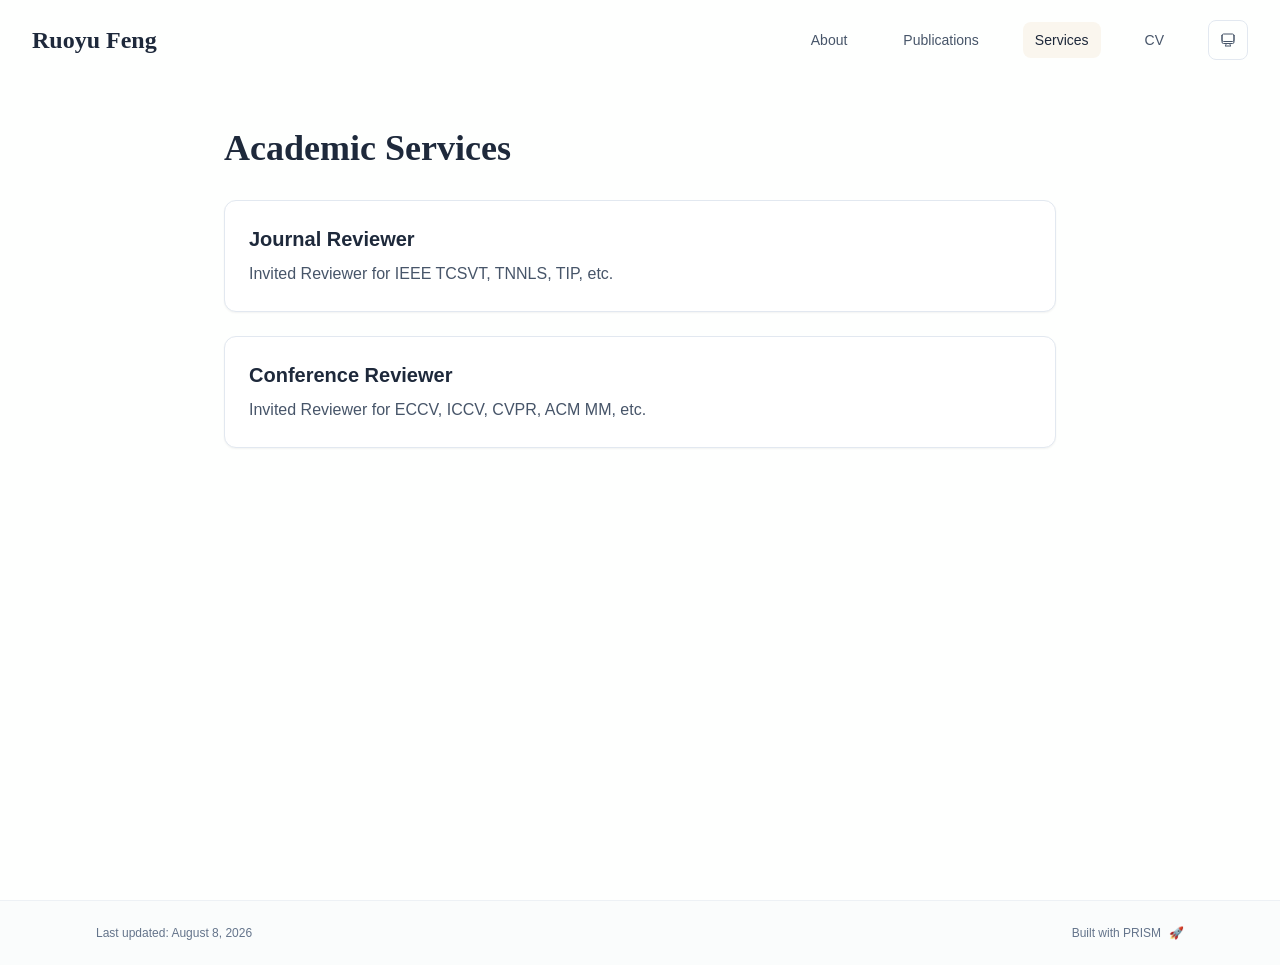
<file: services/index.html>
<!DOCTYPE html><html lang="en" class="scroll-smooth"><head><meta charSet="utf-8"/><meta name="viewport" content="width=device-width, initial-scale=1"/><link rel="stylesheet" href="/_next/static/css/e6d0c83dc782d2aa.css" data-precedence="next"/><link rel="preload" as="script" fetchPriority="low" href="/_next/static/chunks/webpack-679b75d1c4c2027c.js"/><script src="/_next/static/chunks/4bd1b696-70b6d399998de86a.js" async=""></script><script src="/_next/static/chunks/684-5aaa8290a129f299.js" async=""></script><script src="/_next/static/chunks/main-app-16512e7889b27ab9.js" async=""></script><script src="/_next/static/chunks/17-9c04c9413a9f9f1f.js" async=""></script><script src="/_next/static/chunks/874-6cc630662f3664af.js" async=""></script><script src="/_next/static/chunks/862-15038af301665bb3.js" async=""></script><script src="/_next/static/chunks/app/layout-dd2cfaf8621add30.js" async=""></script><script src="/_next/static/chunks/178-8a35d88e684927c9.js" async=""></script><script src="/_next/static/chunks/748-26c163ab09d41842.js" async=""></script><script src="/_next/static/chunks/app/%5Bslug%5D/page-d1ee9c1dd4de26e2.js" async=""></script><link rel="icon" href="/favicon.svg" type="image/svg+xml"/><link rel="dns-prefetch" href="https://google-fonts.jialeliu.com"/><link rel="preconnect" href="https://google-fonts.jialeliu.com" crossorigin=""/><link rel="preload" as="style" href="https://google-fonts.jialeliu.com/css2?family=Inter:wght@300;400;500;600;700&amp;family=Crimson+Text:ital,wght@0,400;0,600;1,400&amp;display=swap"/><link rel="stylesheet" id="gfonts-css" href="https://google-fonts.jialeliu.com/css2?family=Inter:wght@300;400;500;600;700&amp;family=Crimson+Text:ital,wght@0,400;0,600;1,400&amp;display=swap" media="print"/><script>
              (function(){
                var l = document.getElementById('gfonts-css');
                if (!l) return;
                if (l.media !== 'all') {
                  l.addEventListener('load', function(){ try { l.media = 'all'; } catch(e){} });
                }
              })();
            </script><noscript><link rel="stylesheet" href="https://google-fonts.jialeliu.com/css2?family=Inter:wght@300;400;500;600;700&amp;family=Crimson+Text:ital,wght@0,400;0,600;1,400&amp;display=swap"/></noscript><script>
              try {
                const theme = localStorage.getItem('theme-storage');
                const parsed = theme ? JSON.parse(theme) : null;
                const setting = parsed?.state?.theme || 'system';
                const prefersDark = typeof window !== 'undefined' && window.matchMedia && window.matchMedia('(prefers-color-scheme: dark)').matches;
                const effective = setting === 'dark' ? 'dark' : (setting === 'light' ? 'light' : (prefersDark ? 'dark' : 'light'));
                var root = document.documentElement;
                root.classList.add(effective);
                root.setAttribute('data-theme', effective);
              } catch (e) {
                var root = document.documentElement;
                root.classList.add('light');
                root.setAttribute('data-theme', 'light');
              }
            </script><title>Academic Services | Ruoyu Feng</title><meta name="author" content="Ruoyu Feng"/><meta name="keywords" content="Ruoyu Feng,PhD,Research,ByteDance Seedance Team"/><meta name="creator" content="Ruoyu Feng"/><meta name="publisher" content="Ruoyu Feng"/><meta property="og:title" content="Ruoyu Feng"/><meta property="og:description" content="Welcome to Ruoyu Feng&#x27;s personal website where I share my basic information, publications, and thoughts."/><meta property="og:site_name" content="Ruoyu Feng&#x27;s Academic Website"/><meta property="og:locale" content="en_US"/><meta property="og:type" content="website"/><meta name="twitter:card" content="summary"/><meta name="twitter:title" content="Ruoyu Feng"/><meta name="twitter:description" content="Welcome to Ruoyu Feng&#x27;s personal website where I share my basic information, publications, and thoughts."/><link rel="icon" href="/favicon.svg"/><script>document.querySelectorAll('body link[rel="icon"], body link[rel="apple-touch-icon"]').forEach(el => document.head.appendChild(el))</script><script src="/_next/static/chunks/polyfills-42372ed130431b0a.js" noModule=""></script></head><body class="font-sans antialiased"><div style="visibility:hidden"><nav class="fixed top-0 left-0 right-0 z-50" data-headlessui-state=""><div class="transition-all duration-300 ease-out bg-transparent" style="transform:translateY(-100px)"><div class="max-w-7xl mx-auto px-4 sm:px-6 lg:px-8"><div class="flex justify-between items-center h-16 lg:h-20"><div class="flex-shrink-0" tabindex="0"><a class="text-xl lg:text-2xl font-serif font-semibold text-primary hover:text-accent transition-colors duration-200" href="/">Ruoyu Feng</a></div><div class="hidden lg:block"><div class="ml-10 flex items-center space-x-8"><div class="flex items-baseline space-x-8"><a class="relative px-3 py-2 text-sm font-medium transition-all duration-200 rounded hover:bg-accent/10 hover:shadow-sm text-neutral-600 hover:text-primary" href="/"><span class="relative z-10">About</span></a><a class="relative px-3 py-2 text-sm font-medium transition-all duration-200 rounded hover:bg-accent/10 hover:shadow-sm text-neutral-600 hover:text-primary" href="/publications/"><span class="relative z-10">Publications</span></a><a class="relative px-3 py-2 text-sm font-medium transition-all duration-200 rounded hover:bg-accent/10 hover:shadow-sm text-primary" href="/services/"><span class="relative z-10">Services</span><div class="absolute inset-0 bg-accent/10 rounded-lg"></div></a><a class="relative px-3 py-2 text-sm font-medium transition-all duration-200 rounded hover:bg-accent/10 hover:shadow-sm text-neutral-600 hover:text-primary" href="/cv/"><span class="relative z-10">CV</span></a></div><div class="flex items-center justify-center w-10 h-10 rounded-lg border border-neutral-200 dark:border-[rgba(148,163,184,0.24)] bg-background dark:bg-neutral-800"><div class="w-4 h-4 rounded-full bg-neutral-300 animate-pulse"></div></div></div></div><div class="lg:hidden flex items-center space-x-2"><div class="flex items-center justify-center w-10 h-10 rounded-lg border border-neutral-200 dark:border-[rgba(148,163,184,0.24)] bg-background dark:bg-neutral-800"><div class="w-4 h-4 rounded-full bg-neutral-300 animate-pulse"></div></div><button class="inline-flex items-center justify-center p-2 rounded-md text-neutral-600 hover:text-primary hover:bg-neutral-100 dark:hover:bg-neutral-800 focus:outline-none focus:ring-2 focus:ring-inset focus:ring-accent transition-colors duration-200" id="headlessui-disclosure-button-«R5pdb»" type="button" aria-expanded="false" data-headlessui-state=""><span class="sr-only">Open main menu</span><div><svg xmlns="http://www.w3.org/2000/svg" fill="none" viewBox="0 0 24 24" stroke-width="1.5" stroke="currentColor" aria-hidden="true" data-slot="icon" class="block h-6 w-6"><path stroke-linecap="round" stroke-linejoin="round" d="M3.75 6.75h16.5M3.75 12h16.5m-16.5 5.25h16.5"></path></svg></div></button></div></div></div></div></nav><main class="min-h-screen pt-16 lg:pt-20"><div class="max-w-4xl mx-auto px-4 sm:px-6 lg:px-8 py-12"><div style="opacity:0;transform:translateY(20px)"><div class="mb-8"><h1 class="text-4xl font-serif font-bold text-primary mb-4">Academic Services</h1></div><div class="grid gap-6"><div class="bg-white dark:bg-neutral-900 p-6 rounded-xl shadow-sm border border-neutral-200 dark:border-neutral-800 hover:shadow-lg transition-all duration-200 hover:scale-[1.01]" style="opacity:0;transform:translateY(20px)"><div class="flex justify-between items-start mb-2"><h3 class="text-xl font-semibold text-primary">Journal Reviewer</h3></div><p class="text-base text-neutral-600 dark:text-neutral-500 leading-relaxed">Invited Reviewer for IEEE TCSVT, TNNLS, TIP, etc.</p></div><div class="bg-white dark:bg-neutral-900 p-6 rounded-xl shadow-sm border border-neutral-200 dark:border-neutral-800 hover:shadow-lg transition-all duration-200 hover:scale-[1.01]" style="opacity:0;transform:translateY(20px)"><div class="flex justify-between items-start mb-2"><h3 class="text-xl font-semibold text-primary">Conference Reviewer</h3></div><p class="text-base text-neutral-600 dark:text-neutral-500 leading-relaxed">Invited Reviewer for ECCV, ICCV, CVPR, ACM MM, etc.</p></div></div></div></div><!--$--><!--/$--><!--$--><!--/$--></main><footer class="border-t border-neutral-200/50 bg-neutral-50/50 dark:bg-neutral-900/50 dark:border-neutral-700/50"><div class="max-w-6xl mx-auto px-4 sm:px-6 lg:px-8 py-6"><div class="flex flex-col sm:flex-row justify-between items-center gap-2"><p class="text-xs text-neutral-500">Last updated: <!-- -->August 8, 2026</p><p class="text-xs text-neutral-500 flex items-center"><a href="https://github.com/xyjoey/PRISM" target="_blank" rel="noopener noreferrer">Built with PRISM</a><span class="ml-2">🚀</span></p></div></div></footer></div><script src="/_next/static/chunks/webpack-679b75d1c4c2027c.js" async=""></script><script>(self.__next_f=self.__next_f||[]).push([0])</script><script>self.__next_f.push([1,"1:\"$Sreact.fragment\"\n2:I[3719,[\"17\",\"static/chunks/17-9c04c9413a9f9f1f.js\",\"874\",\"static/chunks/874-6cc630662f3664af.js\",\"862\",\"static/chunks/862-15038af301665bb3.js\",\"177\",\"static/chunks/app/layout-dd2cfaf8621add30.js\"],\"ThemeProvider\"]\n3:I[768,[\"17\",\"static/chunks/17-9c04c9413a9f9f1f.js\",\"874\",\"static/chunks/874-6cc630662f3664af.js\",\"862\",\"static/chunks/862-15038af301665bb3.js\",\"177\",\"static/chunks/app/layout-dd2cfaf8621add30.js\"],\"default\"]\n4:I[7555,[],\"\"]\n5:I[1295,[],\"\"]\n6:I[2548,[\"17\",\"static/chunks/17-9c04c9413a9f9f1f.js\",\"874\",\"static/chunks/874-6cc630662f3664af.js\",\"862\",\"static/chunks/862-15038af301665bb3.js\",\"177\",\"static/chunks/app/layout-dd2cfaf8621add30.js\"],\"default\"]\n8:I[9665,[],\"MetadataBoundary\"]\na:I[9665,[],\"OutletBoundary\"]\nd:I[4911,[],\"AsyncMetadataOutlet\"]\nf:I[9665,[],\"ViewportBoundary\"]\n11:I[6614,[],\"\"]\n:HL[\"/_next/static/css/e6d0c83dc782d2aa.css\",\"style\"]\n"])</script><script>self.__next_f.push([1,"0:{\"P\":null,\"b\":\"6bBQ0CNV93YPR_q83V17K\",\"p\":\"\",\"c\":[\"\",\"services\",\"\"],\"i\":false,\"f\":[[[\"\",{\"children\":[[\"slug\",\"services\",\"d\"],{\"children\":[\"__PAGE__\",{}]}]},\"$undefined\",\"$undefined\",true],[\"\",[\"$\",\"$1\",\"c\",{\"children\":[[[\"$\",\"link\",\"0\",{\"rel\":\"stylesheet\",\"href\":\"/_next/static/css/e6d0c83dc782d2aa.css\",\"precedence\":\"next\",\"crossOrigin\":\"$undefined\",\"nonce\":\"$undefined\"}]],[\"$\",\"html\",null,{\"lang\":\"en\",\"className\":\"scroll-smooth\",\"suppressHydrationWarning\":true,\"children\":[[\"$\",\"head\",null,{\"children\":[[\"$\",\"link\",null,{\"rel\":\"icon\",\"href\":\"/favicon.svg\",\"type\":\"image/svg+xml\"}],[\"$\",\"link\",null,{\"rel\":\"dns-prefetch\",\"href\":\"https://google-fonts.jialeliu.com\"}],[\"$\",\"link\",null,{\"rel\":\"preconnect\",\"href\":\"https://google-fonts.jialeliu.com\",\"crossOrigin\":\"\"}],[\"$\",\"link\",null,{\"rel\":\"preload\",\"as\":\"style\",\"href\":\"https://google-fonts.jialeliu.com/css2?family=Inter:wght@300;400;500;600;700\u0026family=Crimson+Text:ital,wght@0,400;0,600;1,400\u0026display=swap\"}],[\"$\",\"link\",null,{\"rel\":\"stylesheet\",\"id\":\"gfonts-css\",\"href\":\"https://google-fonts.jialeliu.com/css2?family=Inter:wght@300;400;500;600;700\u0026family=Crimson+Text:ital,wght@0,400;0,600;1,400\u0026display=swap\",\"media\":\"print\"}],[\"$\",\"script\",null,{\"dangerouslySetInnerHTML\":{\"__html\":\"\\n              (function(){\\n                var l = document.getElementById('gfonts-css');\\n                if (!l) return;\\n                if (l.media !== 'all') {\\n                  l.addEventListener('load', function(){ try { l.media = 'all'; } catch(e){} });\\n                }\\n              })();\\n            \"}}],[\"$\",\"noscript\",null,{\"children\":[\"$\",\"link\",null,{\"rel\":\"stylesheet\",\"href\":\"https://google-fonts.jialeliu.com/css2?family=Inter:wght@300;400;500;600;700\u0026family=Crimson+Text:ital,wght@0,400;0,600;1,400\u0026display=swap\"}]}],[\"$\",\"script\",null,{\"dangerouslySetInnerHTML\":{\"__html\":\"\\n              try {\\n                const theme = localStorage.getItem('theme-storage');\\n                const parsed = theme ? JSON.parse(theme) : null;\\n                const setting = parsed?.state?.theme || 'system';\\n                const prefersDark = typeof window !== 'undefined' \u0026\u0026 window.matchMedia \u0026\u0026 window.matchMedia('(prefers-color-scheme: dark)').matches;\\n                const effective = setting === 'dark' ? 'dark' : (setting === 'light' ? 'light' : (prefersDark ? 'dark' : 'light'));\\n                var root = document.documentElement;\\n                root.classList.add(effective);\\n                root.setAttribute('data-theme', effective);\\n              } catch (e) {\\n                var root = document.documentElement;\\n                root.classList.add('light');\\n                root.setAttribute('data-theme', 'light');\\n              }\\n            \"}}]]}],[\"$\",\"body\",null,{\"className\":\"font-sans antialiased\",\"children\":[\"$\",\"$L2\",null,{\"children\":[[\"$\",\"$L3\",null,{\"items\":[{\"title\":\"About\",\"type\":\"page\",\"target\":\"about\",\"href\":\"/\"},{\"title\":\"Publications\",\"type\":\"page\",\"target\":\"publications\",\"href\":\"/publications\"},{\"title\":\"Services\",\"type\":\"page\",\"target\":\"services\",\"href\":\"/services\"},{\"title\":\"CV\",\"type\":\"page\",\"target\":\"cv\",\"href\":\"/cv\"}],\"siteTitle\":\"Ruoyu Feng\",\"enableOnePageMode\":false}],[\"$\",\"main\",null,{\"className\":\"min-h-screen pt-16 lg:pt-20\",\"children\":[\"$\",\"$L4\",null,{\"parallelRouterKey\":\"children\",\"error\":\"$undefined\",\"errorStyles\":\"$undefined\",\"errorScripts\":\"$undefined\",\"template\":[\"$\",\"$L5\",null,{}],\"templateStyles\":\"$undefined\",\"templateScripts\":\"$undefined\",\"notFound\":[[[\"$\",\"title\",null,{\"children\":\"404: This page could not be found.\"}],[\"$\",\"div\",null,{\"style\":{\"fontFamily\":\"system-ui,\\\"Segoe UI\\\",Roboto,Helvetica,Arial,sans-serif,\\\"Apple Color Emoji\\\",\\\"Segoe UI Emoji\\\"\",\"height\":\"100vh\",\"textAlign\":\"center\",\"display\":\"flex\",\"flexDirection\":\"column\",\"alignItems\":\"center\",\"justifyContent\":\"center\"},\"children\":[\"$\",\"div\",null,{\"children\":[[\"$\",\"style\",null,{\"dangerouslySetInnerHTML\":{\"__html\":\"body{color:#000;background:#fff;margin:0}.next-error-h1{border-right:1px solid rgba(0,0,0,.3)}@media (prefers-color-scheme:dark){body{color:#fff;background:#000}.next-error-h1{border-right:1px solid rgba(255,255,255,.3)}}\"}}],[\"$\",\"h1\",null,{\"className\":\"next-error-h1\",\"style\":{\"display\":\"inline-block\",\"margin\":\"0 20px 0 0\",\"padding\":\"0 23px 0 0\",\"fontSize\":24,\"fontWeight\":500,\"verticalAlign\":\"top\",\"lineHeight\":\"49px\"},\"children\":404}],[\"$\",\"div\",null,{\"style\":{\"display\":\"inline-block\"},\"children\":[\"$\",\"h2\",null,{\"style\":{\"fontSize\":14,\"fontWeight\":400,\"lineHeight\":\"49px\",\"margin\":0},\"children\":\"This page could not be found.\"}]}]]}]}]],[]],\"forbidden\":\"$undefined\",\"unauthorized\":\"$undefined\"}]}],[\"$\",\"$L6\",null,{\"lastUpdated\":\"August 8, 2026\"}]]}]}]]}]]}],{\"children\":[[\"slug\",\"services\",\"d\"],[\"$\",\"$1\",\"c\",{\"children\":[null,[\"$\",\"$L4\",null,{\"parallelRouterKey\":\"children\",\"error\":\"$undefined\",\"errorStyles\":\"$undefined\",\"errorScripts\":\"$undefined\",\"template\":[\"$\",\"$L5\",null,{}],\"templateStyles\":\"$undefined\",\"templateScripts\":\"$undefined\",\"notFound\":\"$undefined\",\"forbidden\":\"$undefined\",\"unauthorized\":\"$undefined\"}]]}],{\"children\":[\"__PAGE__\",[\"$\",\"$1\",\"c\",{\"children\":[\"$L7\",[\"$\",\"$L8\",null,{\"children\":\"$L9\"}],null,[\"$\",\"$La\",null,{\"children\":[\"$Lb\",\"$Lc\",[\"$\",\"$Ld\",null,{\"promise\":\"$@e\"}]]}]]}],{},null,false]},null,false]},null,false],[\"$\",\"$1\",\"h\",{\"children\":[null,[\"$\",\"$1\",\"qCjkaKNdI784rWAFHVdtc\",{\"children\":[[\"$\",\"$Lf\",null,{\"children\":\"$L10\"}],null]}],null]}],false]],\"m\":\"$undefined\",\"G\":[\"$11\",\"$undefined\"],\"s\":false,\"S\":true}\n"])</script><script>self.__next_f.push([1,"12:\"$Sreact.suspense\"\n13:I[4911,[],\"AsyncMetadata\"]\n15:I[3684,[\"17\",\"static/chunks/17-9c04c9413a9f9f1f.js\",\"178\",\"static/chunks/178-8a35d88e684927c9.js\",\"748\",\"static/chunks/748-26c163ab09d41842.js\",\"182\",\"static/chunks/app/%5Bslug%5D/page-d1ee9c1dd4de26e2.js\"],\"default\"]\n9:[\"$\",\"$12\",null,{\"fallback\":null,\"children\":[\"$\",\"$L13\",null,{\"promise\":\"$@14\"}]}]\n7:[\"$\",\"div\",null,{\"className\":\"max-w-4xl mx-auto px-4 sm:px-6 lg:px-8 py-12\",\"children\":[false,false,[\"$\",\"$L15\",null,{\"config\":{\"type\":\"card\",\"title\":\"Academic Services\",\"items\":[{\"title\":\"Journal Reviewer\",\"subtitle\":\"\",\"date\":\"\",\"content\":\"Invited Reviewer for IEEE TCSVT, TNNLS, TIP, etc.\"},{\"title\":\"Conference Reviewer\",\"subtitle\":\"\",\"date\":\"\",\"content\":\"Invited Reviewer for ECCV, ICCV, CVPR, ACM MM, etc.\"}]}}]]}]\n"])</script><script>self.__next_f.push([1,"c:null\n"])</script><script>self.__next_f.push([1,"10:[[\"$\",\"meta\",\"0\",{\"charSet\":\"utf-8\"}],[\"$\",\"meta\",\"1\",{\"name\":\"viewport\",\"content\":\"width=device-width, initial-scale=1\"}]]\nb:null\n"])</script><script>self.__next_f.push([1,"14:{\"metadata\":[[\"$\",\"title\",\"0\",{\"children\":\"Academic Services | Ruoyu Feng\"}],[\"$\",\"meta\",\"1\",{\"name\":\"author\",\"content\":\"Ruoyu Feng\"}],[\"$\",\"meta\",\"2\",{\"name\":\"keywords\",\"content\":\"Ruoyu Feng,PhD,Research,ByteDance Seedance Team\"}],[\"$\",\"meta\",\"3\",{\"name\":\"creator\",\"content\":\"Ruoyu Feng\"}],[\"$\",\"meta\",\"4\",{\"name\":\"publisher\",\"content\":\"Ruoyu Feng\"}],[\"$\",\"meta\",\"5\",{\"property\":\"og:title\",\"content\":\"Ruoyu Feng\"}],[\"$\",\"meta\",\"6\",{\"property\":\"og:description\",\"content\":\"Welcome to Ruoyu Feng's personal website where I share my basic information, publications, and thoughts.\"}],[\"$\",\"meta\",\"7\",{\"property\":\"og:site_name\",\"content\":\"Ruoyu Feng's Academic Website\"}],[\"$\",\"meta\",\"8\",{\"property\":\"og:locale\",\"content\":\"en_US\"}],[\"$\",\"meta\",\"9\",{\"property\":\"og:type\",\"content\":\"website\"}],[\"$\",\"meta\",\"10\",{\"name\":\"twitter:card\",\"content\":\"summary\"}],[\"$\",\"meta\",\"11\",{\"name\":\"twitter:title\",\"content\":\"Ruoyu Feng\"}],[\"$\",\"meta\",\"12\",{\"name\":\"twitter:description\",\"content\":\"Welcome to Ruoyu Feng's personal website where I share my basic information, publications, and thoughts.\"}],[\"$\",\"link\",\"13\",{\"rel\":\"icon\",\"href\":\"/favicon.svg\"}]],\"error\":null,\"digest\":\"$undefined\"}\ne:{\"metadata\":\"$14:metadata\",\"error\":null,\"digest\":\"$undefined\"}\n"])</script></body></html>
</file>
<file: _next/static/css/e6d0c83dc782d2aa.css>
/*! tailwindcss v4.1.10 | MIT License | https://tailwindcss.com */@layer properties{@supports (((-webkit-hyphens:none)) and (not (margin-trim:inline))) or ((-moz-orient:inline) and (not (color:rgb(from red r g b)))){*,::backdrop,:after,:before{--tw-translate-x:0;--tw-translate-y:0;--tw-translate-z:0;--tw-rotate-x:initial;--tw-rotate-y:initial;--tw-rotate-z:initial;--tw-skew-x:initial;--tw-skew-y:initial;--tw-space-y-reverse:0;--tw-space-x-reverse:0;--tw-border-style:solid;--tw-leading:initial;--tw-font-weight:initial;--tw-shadow:0 0 #0000;--tw-shadow-color:initial;--tw-shadow-alpha:100%;--tw-inset-shadow:0 0 #0000;--tw-inset-shadow-color:initial;--tw-inset-shadow-alpha:100%;--tw-ring-color:initial;--tw-ring-shadow:0 0 #0000;--tw-inset-ring-color:initial;--tw-inset-ring-shadow:0 0 #0000;--tw-ring-inset:initial;--tw-ring-offset-width:0px;--tw-ring-offset-color:#fff;--tw-ring-offset-shadow:0 0 #0000;--tw-blur:initial;--tw-brightness:initial;--tw-contrast:initial;--tw-grayscale:initial;--tw-hue-rotate:initial;--tw-invert:initial;--tw-opacity:initial;--tw-saturate:initial;--tw-sepia:initial;--tw-drop-shadow:initial;--tw-drop-shadow-color:initial;--tw-drop-shadow-alpha:100%;--tw-drop-shadow-size:initial;--tw-backdrop-blur:initial;--tw-backdrop-brightness:initial;--tw-backdrop-contrast:initial;--tw-backdrop-grayscale:initial;--tw-backdrop-hue-rotate:initial;--tw-backdrop-invert:initial;--tw-backdrop-opacity:initial;--tw-backdrop-saturate:initial;--tw-backdrop-sepia:initial;--tw-duration:initial;--tw-ease:initial;--tw-scale-x:1;--tw-scale-y:1;--tw-scale-z:1}}}@layer theme{:host,:root{--font-sans:"Inter",-apple-system,BlinkMacSystemFont,"Segoe UI",Roboto,sans-serif;--color-red-50:oklch(97.1% .013 17.38);--color-red-400:oklch(70.4% .191 22.216);--color-red-600:oklch(57.7% .245 27.325);--color-red-900:oklch(39.6% .141 25.723);--color-white:#fff;--spacing:.25rem;--container-2xl:42rem;--container-3xl:48rem;--container-4xl:56rem;--container-6xl:72rem;--container-7xl:80rem;--text-xs:.75rem;--text-xs--line-height:calc(1/.75);--text-sm:.875rem;--text-sm--line-height:calc(1.25/.875);--text-base:1rem;--text-base--line-height:calc(1.5/1);--text-lg:1.125rem;--text-lg--line-height:calc(1.75/1.125);--text-xl:1.25rem;--text-xl--line-height:calc(1.75/1.25);--text-2xl:1.5rem;--text-2xl--line-height:calc(2/1.5);--text-3xl:1.875rem;--text-3xl--line-height:calc(2.25/1.875);--text-4xl:2.25rem;--text-4xl--line-height:calc(2.5/2.25);--font-weight-medium:500;--font-weight-semibold:600;--font-weight-bold:700;--leading-tight:1.25;--leading-normal:1.5;--leading-relaxed:1.625;--radius-md:.375rem;--radius-lg:.5rem;--radius-xl:.75rem;--radius-2xl:1rem;--ease-out:cubic-bezier(0,0,.2,1);--animate-pulse:pulse 2s cubic-bezier(.4,0,.6,1)infinite;--blur-xl:24px;--aspect-video:16/9;--default-transition-duration:.15s;--default-transition-timing-function:cubic-bezier(.4,0,.2,1);--default-font-family:"Inter",-apple-system,BlinkMacSystemFont,"Segoe UI",Roboto,sans-serif;--default-mono-font-family:"SF Mono",Monaco,"Cascadia Code","Roboto Mono",Consolas,"Courier New",monospace;--line-height-normal:1.5;--shadow-glass:0 8px 32px 0 #1f26875e}}@layer base{*,::backdrop,:after,:before{box-sizing:border-box;border:0 solid;margin:0;padding:0}::file-selector-button{box-sizing:border-box;border:0 solid;margin:0;padding:0}:host,html{-webkit-text-size-adjust:100%;tab-size:4;line-height:1.5;font-family:var(--default-font-family,ui-sans-serif,system-ui,sans-serif,"Apple Color Emoji","Segoe UI Emoji","Segoe UI Symbol","Noto Color Emoji");font-feature-settings:var(--default-font-feature-settings,normal);font-variation-settings:var(--default-font-variation-settings,normal);-webkit-tap-highlight-color:transparent}hr{height:0;color:inherit;border-top-width:1px}abbr:where([title]){-webkit-text-decoration:underline dotted;text-decoration:underline dotted}h1,h2,h3,h4,h5,h6{font-size:inherit;font-weight:inherit}a{color:inherit;-webkit-text-decoration:inherit;text-decoration:inherit}b,strong{font-weight:bolder}code,kbd,pre,samp{font-family:var(--default-mono-font-family,ui-monospace,SFMono-Regular,Menlo,Monaco,Consolas,"Liberation Mono","Courier New",monospace);font-feature-settings:var(--default-mono-font-feature-settings,normal);font-variation-settings:var(--default-mono-font-variation-settings,normal);font-size:1em}small{font-size:80%}sub,sup{vertical-align:baseline;font-size:75%;line-height:0;position:relative}sub{bottom:-.25em}sup{top:-.5em}table{text-indent:0;border-color:inherit;border-collapse:collapse}:-moz-focusring{outline:auto}progress{vertical-align:baseline}summary{display:list-item}menu,ol,ul{list-style:none}audio,canvas,embed,iframe,img,object,svg,video{vertical-align:middle;display:block}img,video{max-width:100%;height:auto}button,input,optgroup,select,textarea{font:inherit;font-feature-settings:inherit;font-variation-settings:inherit;letter-spacing:inherit;color:inherit;opacity:1;background-color:#0000;border-radius:0}::file-selector-button{font:inherit;font-feature-settings:inherit;font-variation-settings:inherit;letter-spacing:inherit;color:inherit;opacity:1;background-color:#0000;border-radius:0}:where(select:is([multiple],[size])) optgroup{font-weight:bolder}:where(select:is([multiple],[size])) optgroup option{padding-inline-start:20px}::file-selector-button{margin-inline-end:4px}::placeholder{opacity:1}@supports (not ((-webkit-appearance:-apple-pay-button))) or (contain-intrinsic-size:1px){::placeholder{color:currentColor}@supports (color:color-mix(in lab,red,red)){::placeholder{color:color-mix(in oklab,currentcolor 50%,transparent)}}}textarea{resize:vertical}::-webkit-search-decoration{-webkit-appearance:none}::-webkit-date-and-time-value{min-height:1lh;text-align:inherit}::-webkit-datetime-edit{display:inline-flex}::-webkit-datetime-edit-fields-wrapper{padding:0}::-webkit-datetime-edit,::-webkit-datetime-edit-year-field{padding-block:0}::-webkit-datetime-edit-day-field,::-webkit-datetime-edit-month-field{padding-block:0}::-webkit-datetime-edit-hour-field,::-webkit-datetime-edit-minute-field{padding-block:0}::-webkit-datetime-edit-millisecond-field,::-webkit-datetime-edit-second-field{padding-block:0}::-webkit-datetime-edit-meridiem-field{padding-block:0}:-moz-ui-invalid{box-shadow:none}button,input:where([type=button],[type=reset],[type=submit]){appearance:button}::file-selector-button{appearance:button}::-webkit-inner-spin-button,::-webkit-outer-spin-button{height:auto}[hidden]:where(:not([hidden=until-found])){display:none!important}}@layer components;@layer utilities{.sr-only{clip:rect(0,0,0,0);white-space:nowrap;border-width:0;width:1px;height:1px;margin:-1px;padding:0;overflow:hidden}.absolute,.sr-only{position:absolute}.fixed{position:fixed}.relative{position:relative}.static{position:static}.sticky{position:sticky}.inset-0{inset:calc(var(--spacing)*0)}.top-0{top:calc(var(--spacing)*0)}.top-1\/2{top:50%}.top-2{top:calc(var(--spacing)*2)}.top-8{top:calc(var(--spacing)*8)}.top-full{top:100%}.right-0{right:calc(var(--spacing)*0)}.right-2{right:calc(var(--spacing)*2)}.left-0{left:calc(var(--spacing)*0)}.left-1\/2{left:50%}.left-3{left:calc(var(--spacing)*3)}.z-10{z-index:10}.z-20{z-index:20}.z-40{z-index:40}.z-50{z-index:50}.mx-auto{margin-inline:auto}.my-4{margin-block:calc(var(--spacing)*4)}.mt-1{margin-top:calc(var(--spacing)*1)}.mt-2{margin-top:calc(var(--spacing)*2)}.mt-3{margin-top:calc(var(--spacing)*3)}.mt-4{margin-top:calc(var(--spacing)*4)}.mt-6{margin-top:calc(var(--spacing)*6)}.mt-8{margin-top:calc(var(--spacing)*8)}.mt-auto{margin-top:auto}.mr-1{margin-right:calc(var(--spacing)*1)}.mr-1\.5{margin-right:calc(var(--spacing)*1.5)}.mr-2{margin-right:calc(var(--spacing)*2)}.mb-1{margin-bottom:calc(var(--spacing)*1)}.mb-1\.5{margin-bottom:calc(var(--spacing)*1.5)}.mb-2{margin-bottom:calc(var(--spacing)*2)}.mb-3{margin-bottom:calc(var(--spacing)*3)}.mb-4{margin-bottom:calc(var(--spacing)*4)}.mb-6{margin-bottom:calc(var(--spacing)*6)}.mb-8{margin-bottom:calc(var(--spacing)*8)}.ml-0{margin-left:calc(var(--spacing)*0)}.ml-2{margin-left:calc(var(--spacing)*2)}.ml-4{margin-left:calc(var(--spacing)*4)}.ml-10{margin-left:calc(var(--spacing)*10)}.line-clamp-2{-webkit-line-clamp:2}.line-clamp-2,.line-clamp-3{-webkit-box-orient:vertical;display:-webkit-box;overflow:hidden}.line-clamp-3{-webkit-line-clamp:3}.block{display:block}.contents{display:contents}.flex{display:flex}.grid{display:grid}.hidden{display:none}.inline-flex{display:inline-flex}.aspect-video{aspect-ratio:var(--aspect-video)}.h-0{height:calc(var(--spacing)*0)}.h-2\.5{height:calc(var(--spacing)*2.5)}.h-3{height:calc(var(--spacing)*3)}.h-4{height:calc(var(--spacing)*4)}.h-5{height:calc(var(--spacing)*5)}.h-6{height:calc(var(--spacing)*6)}.h-10{height:calc(var(--spacing)*10)}.h-16{height:calc(var(--spacing)*16)}.h-64{height:calc(var(--spacing)*64)}.h-full{height:100%}.min-h-screen{min-height:100vh}.w-0{width:calc(var(--spacing)*0)}.w-2\.5{width:calc(var(--spacing)*2.5)}.w-3{width:calc(var(--spacing)*3)}.w-4{width:calc(var(--spacing)*4)}.w-5{width:calc(var(--spacing)*5)}.w-6{width:calc(var(--spacing)*6)}.w-10{width:calc(var(--spacing)*10)}.w-16{width:calc(var(--spacing)*16)}.w-32{width:calc(var(--spacing)*32)}.w-64{width:calc(var(--spacing)*64)}.w-full{width:100%}.max-w-2xl{max-width:var(--container-2xl)}.max-w-3xl{max-width:var(--container-3xl)}.max-w-4xl{max-width:var(--container-4xl)}.max-w-6xl{max-width:var(--container-6xl)}.max-w-7xl{max-width:var(--container-7xl)}.max-w-\[calc\(100vw-2rem\)\]{max-width:calc(100vw - 2rem)}.flex-shrink-0{flex-shrink:0}.flex-grow{flex-grow:1}.-translate-x-1\/2{--tw-translate-x:calc(calc(1/2*100%)*-1)}.-translate-x-1\/2,.-translate-y-1\/2{translate:var(--tw-translate-x)var(--tw-translate-y)}.-translate-y-1\/2{--tw-translate-y:calc(calc(1/2*100%)*-1)}.-translate-y-full{--tw-translate-y:-100%;translate:var(--tw-translate-x)var(--tw-translate-y)}.transform{transform:var(--tw-rotate-x,)var(--tw-rotate-y,)var(--tw-rotate-z,)var(--tw-skew-x,)var(--tw-skew-y,)}.animate-pulse{animation:var(--animate-pulse)}.cursor-pointer{cursor:pointer}.scroll-mt-24{scroll-margin-top:calc(var(--spacing)*24)}.list-inside{list-style-position:inside}.list-decimal{list-style-type:decimal}.list-disc{list-style-type:disc}.grid-cols-1{grid-template-columns:repeat(1,minmax(0,1fr))}.flex-col{flex-direction:column}.flex-wrap{flex-wrap:wrap}.items-baseline{align-items:baseline}.items-center{align-items:center}.items-start{align-items:flex-start}.justify-between{justify-content:space-between}.justify-center{justify-content:center}.gap-2{gap:calc(var(--spacing)*2)}.gap-3{gap:calc(var(--spacing)*3)}.gap-4{gap:calc(var(--spacing)*4)}.gap-6{gap:calc(var(--spacing)*6)}.gap-12{gap:calc(var(--spacing)*12)}:where(.space-y-0\.5>:not(:last-child)){--tw-space-y-reverse:0;margin-block-start:calc(calc(var(--spacing)*.5)*var(--tw-space-y-reverse));margin-block-end:calc(calc(var(--spacing)*.5)*calc(1 - var(--tw-space-y-reverse)))}:where(.space-y-1>:not(:last-child)){--tw-space-y-reverse:0;margin-block-start:calc(calc(var(--spacing)*1)*var(--tw-space-y-reverse));margin-block-end:calc(calc(var(--spacing)*1)*calc(1 - var(--tw-space-y-reverse)))}:where(.space-y-2>:not(:last-child)){--tw-space-y-reverse:0;margin-block-start:calc(calc(var(--spacing)*2)*var(--tw-space-y-reverse));margin-block-end:calc(calc(var(--spacing)*2)*calc(1 - var(--tw-space-y-reverse)))}:where(.space-y-3>:not(:last-child)){--tw-space-y-reverse:0;margin-block-start:calc(calc(var(--spacing)*3)*var(--tw-space-y-reverse));margin-block-end:calc(calc(var(--spacing)*3)*calc(1 - var(--tw-space-y-reverse)))}:where(.space-y-4>:not(:last-child)){--tw-space-y-reverse:0;margin-block-start:calc(calc(var(--spacing)*4)*var(--tw-space-y-reverse));margin-block-end:calc(calc(var(--spacing)*4)*calc(1 - var(--tw-space-y-reverse)))}:where(.space-y-6>:not(:last-child)){--tw-space-y-reverse:0;margin-block-start:calc(calc(var(--spacing)*6)*var(--tw-space-y-reverse));margin-block-end:calc(calc(var(--spacing)*6)*calc(1 - var(--tw-space-y-reverse)))}:where(.space-y-8>:not(:last-child)){--tw-space-y-reverse:0;margin-block-start:calc(calc(var(--spacing)*8)*var(--tw-space-y-reverse));margin-block-end:calc(calc(var(--spacing)*8)*calc(1 - var(--tw-space-y-reverse)))}:where(.space-x-0\.5>:not(:last-child)){--tw-space-x-reverse:0;margin-inline-start:calc(calc(var(--spacing)*.5)*var(--tw-space-x-reverse));margin-inline-end:calc(calc(var(--spacing)*.5)*calc(1 - var(--tw-space-x-reverse)))}:where(.space-x-2>:not(:last-child)){--tw-space-x-reverse:0;margin-inline-start:calc(calc(var(--spacing)*2)*var(--tw-space-x-reverse));margin-inline-end:calc(calc(var(--spacing)*2)*calc(1 - var(--tw-space-x-reverse)))}:where(.space-x-3>:not(:last-child)){--tw-space-x-reverse:0;margin-inline-start:calc(calc(var(--spacing)*3)*var(--tw-space-x-reverse));margin-inline-end:calc(calc(var(--spacing)*3)*calc(1 - var(--tw-space-x-reverse)))}:where(.space-x-8>:not(:last-child)){--tw-space-x-reverse:0;margin-inline-start:calc(calc(var(--spacing)*8)*var(--tw-space-x-reverse));margin-inline-end:calc(calc(var(--spacing)*8)*calc(1 - var(--tw-space-x-reverse)))}.overflow-hidden{overflow:hidden}.overflow-x-auto{overflow-x:auto}.scroll-smooth{scroll-behavior:smooth}.rounded{border-radius:.25rem}.rounded-2xl{border-radius:var(--radius-2xl)}.rounded-full{border-radius:3.40282e+38px}.rounded-lg{border-radius:var(--radius-lg)}.rounded-md{border-radius:var(--radius-md)}.rounded-xl{border-radius:var(--radius-xl)}.border{border-style:var(--tw-border-style);border-width:1px}.border-t{border-top-style:var(--tw-border-style);border-top-width:1px}.border-t-4{border-top-style:var(--tw-border-style);border-top-width:4px}.border-r-4{border-right-style:var(--tw-border-style);border-right-width:4px}.border-b{border-bottom-style:var(--tw-border-style);border-bottom-width:1px}.border-l-4{border-left-style:var(--tw-border-style);border-left-width:4px}.border-accent,.border-accent\/50{border-color:var(--accent)}@supports (color:color-mix(in lab,red,red)){.border-accent\/50{border-color:color-mix(in oklab,var(--accent)50%,transparent)}}.border-neutral-100{border-color:var(--neutral-100)}.border-neutral-200,.border-neutral-200\/50{border-color:var(--neutral-200)}@supports (color:color-mix(in lab,red,red)){.border-neutral-200\/50{border-color:color-mix(in oklab,var(--neutral-200)50%,transparent)}}.border-transparent{border-color:#0000}.border-t-accent{border-top-color:var(--accent)}.border-t-neutral-800{border-top-color:var(--neutral-800)}.bg-accent,.bg-accent\/10{background-color:var(--accent)}@supports (color:color-mix(in lab,red,red)){.bg-accent\/10{background-color:color-mix(in oklab,var(--accent)10%,transparent)}}.bg-background,.bg-background\/80{background-color:var(--background)}@supports (color:color-mix(in lab,red,red)){.bg-background\/80{background-color:color-mix(in oklab,var(--background)80%,transparent)}}.bg-background\/95{background-color:var(--background)}@supports (color:color-mix(in lab,red,red)){.bg-background\/95{background-color:color-mix(in oklab,var(--background)95%,transparent)}}.bg-neutral-50,.bg-neutral-50\/50{background-color:var(--neutral-50)}@supports (color:color-mix(in lab,red,red)){.bg-neutral-50\/50{background-color:color-mix(in oklab,var(--neutral-50)50%,transparent)}}.bg-neutral-100{background-color:var(--neutral-100)}.bg-neutral-300{background-color:var(--neutral-300)}.bg-neutral-800{background-color:var(--neutral-800)}.bg-red-50{background-color:var(--color-red-50)}.bg-transparent{background-color:#0000}.bg-white{background-color:var(--color-white)}.object-cover{object-fit:cover}.object-\[32\%_center\]{object-position:32% center}.p-1\.5{padding:calc(var(--spacing)*1.5)}.p-2{padding:calc(var(--spacing)*2)}.p-4{padding:calc(var(--spacing)*4)}.p-6{padding:calc(var(--spacing)*6)}.px-2{padding-inline:calc(var(--spacing)*2)}.px-2\.5{padding-inline:calc(var(--spacing)*2.5)}.px-3{padding-inline:calc(var(--spacing)*3)}.px-4{padding-inline:calc(var(--spacing)*4)}.py-1{padding-block:calc(var(--spacing)*1)}.py-2{padding-block:calc(var(--spacing)*2)}.py-3{padding-block:calc(var(--spacing)*3)}.py-6{padding-block:calc(var(--spacing)*6)}.py-8{padding-block:calc(var(--spacing)*8)}.py-12{padding-block:calc(var(--spacing)*12)}.pt-2{padding-top:calc(var(--spacing)*2)}.pt-16{padding-top:calc(var(--spacing)*16)}.pr-4{padding-right:calc(var(--spacing)*4)}.pb-2{padding-bottom:calc(var(--spacing)*2)}.pb-3{padding-bottom:calc(var(--spacing)*3)}.pl-4{padding-left:calc(var(--spacing)*4)}.pl-10{padding-left:calc(var(--spacing)*10)}.text-center{text-align:center}.font-mono{font-family:SF Mono,Monaco,Cascadia Code,Roboto Mono,Consolas,Courier New,monospace}.font-sans{font-family:Inter,-apple-system,BlinkMacSystemFont,Segoe UI,Roboto,sans-serif}.font-serif{font-family:Crimson Text,Georgia,serif}.text-2xl{font-size:var(--text-2xl);line-height:var(--tw-leading,var(--text-2xl--line-height))}.text-3xl{font-size:var(--text-3xl);line-height:var(--tw-leading,var(--text-3xl--line-height))}.text-4xl{font-size:var(--text-4xl);line-height:var(--tw-leading,var(--text-4xl--line-height))}.text-base{font-size:var(--text-base);line-height:var(--tw-leading,var(--text-base--line-height))}.text-lg{font-size:var(--text-lg);line-height:var(--tw-leading,var(--text-lg--line-height))}.text-sm{font-size:var(--text-sm);line-height:var(--tw-leading,var(--text-sm--line-height))}.text-xl{font-size:var(--text-xl);line-height:var(--tw-leading,var(--text-xl--line-height))}.text-xs{font-size:var(--text-xs);line-height:var(--tw-leading,var(--text-xs--line-height))}.text-\[0\.95rem\]{font-size:.95rem}.leading-normal{--tw-leading:var(--leading-normal);line-height:var(--leading-normal)}.leading-relaxed{--tw-leading:var(--leading-relaxed);line-height:var(--leading-relaxed)}.leading-tight{--tw-leading:var(--leading-tight);line-height:var(--leading-tight)}.font-bold{--tw-font-weight:var(--font-weight-bold);font-weight:var(--font-weight-bold)}.font-medium{--tw-font-weight:var(--font-weight-medium);font-weight:var(--font-weight-medium)}.font-semibold{--tw-font-weight:var(--font-weight-semibold);font-weight:var(--font-weight-semibold)}.break-words{overflow-wrap:break-word}.whitespace-nowrap{white-space:nowrap}.whitespace-pre-wrap{white-space:pre-wrap}.text-accent{color:var(--accent)}.text-neutral-400{color:var(--neutral-400)}.text-neutral-500{color:var(--neutral-500)}.text-neutral-600{color:var(--neutral-600)}.text-neutral-700{color:var(--neutral-700)}.text-neutral-800{color:var(--neutral-800)}.text-primary{color:var(--primary)}.text-red-600{color:var(--color-red-600)}.text-white{color:var(--color-white)}.capitalize{text-transform:capitalize}.italic{font-style:italic}.underline{text-decoration-line:underline}.decoration-accent{-webkit-text-decoration-color:var(--accent);text-decoration-color:var(--accent)}.decoration-neutral-400{-webkit-text-decoration-color:var(--neutral-400);text-decoration-color:var(--neutral-400)}.underline-offset-4{text-underline-offset:4px}.antialiased{-webkit-font-smoothing:antialiased;-moz-osx-font-smoothing:grayscale}.opacity-60{opacity:.6}.shadow-lg{--tw-shadow:0 10px 15px -3px var(--tw-shadow-color,#0000001a),0 4px 6px -2px var(--tw-shadow-color,#0000000d)}.shadow-lg,.shadow-sm{box-shadow:var(--tw-inset-shadow),var(--tw-inset-ring-shadow),var(--tw-ring-offset-shadow),var(--tw-ring-shadow),var(--tw-shadow)}.shadow-sm{--tw-shadow:0 1px 2px 0 var(--tw-shadow-color,#0000000d)}.filter{filter:var(--tw-blur,)var(--tw-brightness,)var(--tw-contrast,)var(--tw-grayscale,)var(--tw-hue-rotate,)var(--tw-invert,)var(--tw-saturate,)var(--tw-sepia,)var(--tw-drop-shadow,)}.backdrop-blur-xl{--tw-backdrop-blur:blur(var(--blur-xl));-webkit-backdrop-filter:var(--tw-backdrop-blur,)var(--tw-backdrop-brightness,)var(--tw-backdrop-contrast,)var(--tw-backdrop-grayscale,)var(--tw-backdrop-hue-rotate,)var(--tw-backdrop-invert,)var(--tw-backdrop-opacity,)var(--tw-backdrop-saturate,)var(--tw-backdrop-sepia,);backdrop-filter:var(--tw-backdrop-blur,)var(--tw-backdrop-brightness,)var(--tw-backdrop-contrast,)var(--tw-backdrop-grayscale,)var(--tw-backdrop-hue-rotate,)var(--tw-backdrop-invert,)var(--tw-backdrop-opacity,)var(--tw-backdrop-saturate,)var(--tw-backdrop-sepia,)}.transition{transition-property:color,background-color,border-color,outline-color,text-decoration-color,fill,stroke,--tw-gradient-from,--tw-gradient-via,--tw-gradient-to,opacity,box-shadow,transform,translate,scale,rotate,filter,-webkit-backdrop-filter,backdrop-filter,display,visibility,content-visibility,overlay,pointer-events;transition-timing-function:var(--tw-ease,var(--default-transition-timing-function));transition-duration:var(--tw-duration,var(--default-transition-duration))}.transition-all{transition-property:all;transition-timing-function:var(--tw-ease,var(--default-transition-timing-function));transition-duration:var(--tw-duration,var(--default-transition-duration))}.transition-colors{transition-property:color,background-color,border-color,outline-color,text-decoration-color,fill,stroke,--tw-gradient-from,--tw-gradient-via,--tw-gradient-to;transition-timing-function:var(--tw-ease,var(--default-transition-timing-function));transition-duration:var(--tw-duration,var(--default-transition-duration))}.duration-200{--tw-duration:.2s;transition-duration:.2s}.duration-300{--tw-duration:.3s;transition-duration:.3s}.ease-out{--tw-ease:var(--ease-out);transition-timing-function:var(--ease-out)}.last\:mb-0:last-child{margin-bottom:calc(var(--spacing)*0)}@media (hover:hover){.hover\:scale-105:hover{--tw-scale-x:105%;--tw-scale-y:105%;--tw-scale-z:105%;scale:var(--tw-scale-x)var(--tw-scale-y)}.hover\:scale-\[1\.01\]:hover{scale:1.01}.hover\:scale-\[1\.02\]:hover{scale:1.02}.hover\:border-accent:hover{border-color:var(--accent)}.hover\:bg-accent:hover{background-color:var(--accent)}.hover\:bg-accent-dark:hover{background-color:var(--accent-dark)}.hover\:bg-accent\/10:hover{background-color:var(--accent)}@supports (color:color-mix(in lab,red,red)){.hover\:bg-accent\/10:hover{background-color:color-mix(in oklab,var(--accent)10%,transparent)}}.hover\:bg-neutral-50:hover{background-color:var(--neutral-50)}.hover\:bg-neutral-100:hover{background-color:var(--neutral-100)}.hover\:bg-red-50:hover{background-color:var(--color-red-50)}.hover\:text-accent:hover{color:var(--accent)}.hover\:text-accent-dark:hover{color:var(--accent-dark)}.hover\:text-primary:hover{color:var(--primary)}.hover\:text-red-600:hover{color:var(--color-red-600)}.hover\:text-white:hover{color:var(--color-white)}.hover\:underline:hover{text-decoration-line:underline}.hover\:shadow-lg:hover{--tw-shadow:0 10px 15px -3px var(--tw-shadow-color,#0000001a),0 4px 6px -2px var(--tw-shadow-color,#0000000d)}.hover\:shadow-lg:hover,.hover\:shadow-md:hover{box-shadow:var(--tw-inset-shadow),var(--tw-inset-ring-shadow),var(--tw-ring-offset-shadow),var(--tw-ring-shadow),var(--tw-shadow)}.hover\:shadow-md:hover{--tw-shadow:0 4px 6px -1px var(--tw-shadow-color,#0000001a),0 2px 4px -1px var(--tw-shadow-color,#0000000f)}.hover\:shadow-sm:hover{--tw-shadow:0 1px 2px 0 var(--tw-shadow-color,#0000000d)}.hover\:shadow-sm:hover,.hover\:shadow-xl:hover{box-shadow:var(--tw-inset-shadow),var(--tw-inset-ring-shadow),var(--tw-ring-offset-shadow),var(--tw-ring-shadow),var(--tw-shadow)}.hover\:shadow-xl:hover{--tw-shadow:0 20px 25px -5px var(--tw-shadow-color,#0000001a),0 10px 10px -5px var(--tw-shadow-color,#0000000a)}}.focus\:border-transparent:focus{border-color:#0000}.focus\:ring-2:focus{--tw-ring-shadow:var(--tw-ring-inset,)0 0 0 calc(2px + var(--tw-ring-offset-width))var(--tw-ring-color,currentcolor);box-shadow:var(--tw-inset-shadow),var(--tw-inset-ring-shadow),var(--tw-ring-offset-shadow),var(--tw-ring-shadow),var(--tw-shadow)}.focus\:ring-accent:focus{--tw-ring-color:var(--accent)}.focus\:outline-none:focus{--tw-outline-style:none;outline-style:none}.focus\:ring-inset:focus{--tw-ring-inset:inset}.focus-visible\:ring-2:focus-visible{--tw-ring-shadow:var(--tw-ring-inset,)0 0 0 calc(2px + var(--tw-ring-offset-width))var(--tw-ring-color,currentcolor);box-shadow:var(--tw-inset-shadow),var(--tw-inset-ring-shadow),var(--tw-ring-offset-shadow),var(--tw-ring-shadow),var(--tw-shadow)}.focus-visible\:ring-accent\/50:focus-visible{--tw-ring-color:var(--accent)}@supports (color:color-mix(in lab,red,red)){.focus-visible\:ring-accent\/50:focus-visible{--tw-ring-color:color-mix(in oklab,var(--accent)50%,transparent)}}@media (min-width:40rem){.sm\:hidden{display:none}.sm\:inline{display:inline}.sm\:w-auto{width:auto}.sm\:max-w-none{max-width:none}.sm\:flex-row{flex-direction:row}.sm\:gap-4{gap:calc(var(--spacing)*4)}:where(.sm\:space-y-0>:not(:last-child)){--tw-space-y-reverse:0;margin-block-start:calc(calc(var(--spacing)*0)*var(--tw-space-y-reverse));margin-block-end:calc(calc(var(--spacing)*0)*calc(1 - var(--tw-space-y-reverse)))}:where(.sm\:space-x-2>:not(:last-child)){--tw-space-x-reverse:0;margin-inline-start:calc(calc(var(--spacing)*2)*var(--tw-space-x-reverse));margin-inline-end:calc(calc(var(--spacing)*2)*calc(1 - var(--tw-space-x-reverse)))}.sm\:p-2{padding:calc(var(--spacing)*2)}.sm\:px-3{padding-inline:calc(var(--spacing)*3)}.sm\:px-6{padding-inline:calc(var(--spacing)*6)}.sm\:whitespace-nowrap{white-space:nowrap}}@media (min-width:48rem){.md\:aspect-\[4\/3\]{aspect-ratio:4/3}.md\:w-48{width:calc(var(--spacing)*48)}.md\:flex-row{flex-direction:row}}@media (min-width:64rem){.lg\:col-span-1{grid-column:span 1/span 1}.lg\:col-span-2{grid-column:span 2/span 2}.lg\:block{display:block}.lg\:hidden{display:none}.lg\:h-20{height:calc(var(--spacing)*20)}.lg\:grid-cols-3{grid-template-columns:repeat(3,minmax(0,1fr))}.lg\:px-8{padding-inline:calc(var(--spacing)*8)}.lg\:pt-20{padding-top:calc(var(--spacing)*20)}.lg\:text-2xl{font-size:var(--text-2xl);line-height:var(--tw-leading,var(--text-2xl--line-height))}}.dark\:border-\[rgba\(148\,163\,184\,0\.24\)\]:where(.dark,.dark *){border-color:#94a3b83d}.dark\:border-neutral-600:where(.dark,.dark *){border-color:var(--neutral-600)}.dark\:border-neutral-700:where(.dark,.dark *),.dark\:border-neutral-700\/50:where(.dark,.dark *){border-color:var(--neutral-700)}@supports (color:color-mix(in lab,red,red)){.dark\:border-neutral-700\/50:where(.dark,.dark *){border-color:color-mix(in oklab,var(--neutral-700)50%,transparent)}}.dark\:border-neutral-800:where(.dark,.dark *){border-color:var(--neutral-800)}.dark\:bg-neutral-700:where(.dark,.dark *){background-color:var(--neutral-700)}.dark\:bg-neutral-800:where(.dark,.dark *),.dark\:bg-neutral-800\/50:where(.dark,.dark *){background-color:var(--neutral-800)}@supports (color:color-mix(in lab,red,red)){.dark\:bg-neutral-800\/50:where(.dark,.dark *){background-color:color-mix(in oklab,var(--neutral-800)50%,transparent)}}.dark\:bg-neutral-900:where(.dark,.dark *),.dark\:bg-neutral-900\/50:where(.dark,.dark *){background-color:var(--neutral-900)}@supports (color:color-mix(in lab,red,red)){.dark\:bg-neutral-900\/50:where(.dark,.dark *){background-color:color-mix(in oklab,var(--neutral-900)50%,transparent)}}.dark\:bg-red-900\/20:where(.dark,.dark *){background-color:#82181a33}@supports (color:color-mix(in lab,red,red)){.dark\:bg-red-900\/20:where(.dark,.dark *){background-color:color-mix(in oklab,var(--color-red-900)20%,transparent)}}.dark\:text-neutral-300:where(.dark,.dark *){color:var(--neutral-300)}.dark\:text-neutral-400:where(.dark,.dark *){color:var(--neutral-400)}.dark\:text-neutral-500:where(.dark,.dark *){color:var(--neutral-500)}.dark\:text-neutral-600:where(.dark,.dark *){color:var(--neutral-600)}.dark\:text-red-400:where(.dark,.dark *){color:var(--color-red-400)}@media (hover:hover){.dark\:hover\:bg-neutral-700:where(.dark,.dark *):hover{background-color:var(--neutral-700)}.dark\:hover\:bg-neutral-800:where(.dark,.dark *):hover{background-color:var(--neutral-800)}.dark\:hover\:bg-red-900\/20:where(.dark,.dark *):hover{background-color:#82181a33}@supports (color:color-mix(in lab,red,red)){.dark\:hover\:bg-red-900\/20:where(.dark,.dark *):hover{background-color:color-mix(in oklab,var(--color-red-900)20%,transparent)}}.dark\:hover\:text-red-400:where(.dark,.dark *):hover{color:var(--color-red-400)}.dark\:hover\:text-white:where(.dark,.dark *):hover{color:var(--color-white)}}}.light,:root{--background:#fefffe;--foreground:#0f172a;--primary:#1e293b;--primary-light:#334155;--primary-dark:#0f172a;--accent:#d4a562;--accent-light:#e4b976;--accent-dark:#b8914d;--neutral-50:#f8fafc;--neutral-100:#f1f5f9;--neutral-200:#e2e8f0;--neutral-300:#cbd5e1;--neutral-400:#94a3b8;--neutral-500:#64748b;--neutral-600:#475569;--neutral-700:#334155;--neutral-800:#1e293b;--neutral-900:#0f172a;--success:#10b981;--warning:#f59e0b;--error:#ef4444;--info:#3b82f6;--glass-bg:#ffffff1a;--glass-border:#fff3;--glass-shadow:#0000001a}.dark{--background:#0f172a;--foreground:#f8fafc;--primary:#f8fafc;--primary-light:#e2e8f0;--primary-dark:#cbd5e1;--accent:#e4b976;--accent-light:#f0c674;--accent-dark:#d4a562;--glass-bg:#0f172acc;--glass-border:#ffffff1a;--glass-shadow:#00000080;--neutral-50:#0f172a;--neutral-100:#1e293b;--neutral-200:#334155;--neutral-300:#475569;--neutral-400:#64748b;--neutral-500:#94a3b8;--neutral-600:#cbd5e1;--neutral-700:#e2e8f0;--neutral-800:#1e293b;--neutral-900:#0f172a}body{background:var(--background);color:var(--foreground);font-family:var(--font-sans);line-height:var(--line-height-normal);-webkit-font-smoothing:antialiased;-moz-osx-font-smoothing:grayscale;font-weight:400}.text-balance{text-wrap:balance}.text-pretty{text-wrap:pretty}.glass,.glass-card{background:var(--glass-bg);-webkit-backdrop-filter:blur(20px);border:1px solid var(--glass-border);box-shadow:var(--shadow-glass)}.glass-card{border-radius:1rem;padding:1.5rem}::-webkit-scrollbar{width:8px}::-webkit-scrollbar-track{background:var(--neutral-100)}::-webkit-scrollbar-thumb{background:var(--neutral-300);border-radius:4px}::-webkit-scrollbar-thumb:hover{background:var(--neutral-400)}.dark ::-webkit-scrollbar-track{background:var(--neutral-800)}.dark ::-webkit-scrollbar-thumb{background:var(--neutral-600)}.dark ::-webkit-scrollbar-thumb:hover{background:var(--neutral-500)}.card-bg{background-color:#fff}.dark .card-bg{background-color:#1e293b;border-color:#94a3b83d}@property --tw-translate-x{syntax:"*";inherits:false;initial-value:0}@property --tw-translate-y{syntax:"*";inherits:false;initial-value:0}@property --tw-translate-z{syntax:"*";inherits:false;initial-value:0}@property --tw-rotate-x{syntax:"*";inherits:false}@property --tw-rotate-y{syntax:"*";inherits:false}@property --tw-rotate-z{syntax:"*";inherits:false}@property --tw-skew-x{syntax:"*";inherits:false}@property --tw-skew-y{syntax:"*";inherits:false}@property --tw-space-y-reverse{syntax:"*";inherits:false;initial-value:0}@property --tw-space-x-reverse{syntax:"*";inherits:false;initial-value:0}@property --tw-border-style{syntax:"*";inherits:false;initial-value:solid}@property --tw-leading{syntax:"*";inherits:false}@property --tw-font-weight{syntax:"*";inherits:false}@property --tw-shadow{syntax:"*";inherits:false;initial-value:0 0 #0000}@property --tw-shadow-color{syntax:"*";inherits:false}@property --tw-shadow-alpha{syntax:"<percentage>";inherits:false;initial-value:100%}@property --tw-inset-shadow{syntax:"*";inherits:false;initial-value:0 0 #0000}@property --tw-inset-shadow-color{syntax:"*";inherits:false}@property --tw-inset-shadow-alpha{syntax:"<percentage>";inherits:false;initial-value:100%}@property --tw-ring-color{syntax:"*";inherits:false}@property --tw-ring-shadow{syntax:"*";inherits:false;initial-value:0 0 #0000}@property --tw-inset-ring-color{syntax:"*";inherits:false}@property --tw-inset-ring-shadow{syntax:"*";inherits:false;initial-value:0 0 #0000}@property --tw-ring-inset{syntax:"*";inherits:false}@property --tw-ring-offset-width{syntax:"<length>";inherits:false;initial-value:0}@property --tw-ring-offset-color{syntax:"*";inherits:false;initial-value:#fff}@property --tw-ring-offset-shadow{syntax:"*";inherits:false;initial-value:0 0 #0000}@property --tw-blur{syntax:"*";inherits:false}@property --tw-brightness{syntax:"*";inherits:false}@property --tw-contrast{syntax:"*";inherits:false}@property --tw-grayscale{syntax:"*";inherits:false}@property --tw-hue-rotate{syntax:"*";inherits:false}@property --tw-invert{syntax:"*";inherits:false}@property --tw-opacity{syntax:"*";inherits:false}@property --tw-saturate{syntax:"*";inherits:false}@property --tw-sepia{syntax:"*";inherits:false}@property --tw-drop-shadow{syntax:"*";inherits:false}@property --tw-drop-shadow-color{syntax:"*";inherits:false}@property --tw-drop-shadow-alpha{syntax:"<percentage>";inherits:false;initial-value:100%}@property --tw-drop-shadow-size{syntax:"*";inherits:false}@property --tw-backdrop-blur{syntax:"*";inherits:false}@property --tw-backdrop-brightness{syntax:"*";inherits:false}@property --tw-backdrop-contrast{syntax:"*";inherits:false}@property --tw-backdrop-grayscale{syntax:"*";inherits:false}@property --tw-backdrop-hue-rotate{syntax:"*";inherits:false}@property --tw-backdrop-invert{syntax:"*";inherits:false}@property --tw-backdrop-opacity{syntax:"*";inherits:false}@property --tw-backdrop-saturate{syntax:"*";inherits:false}@property --tw-backdrop-sepia{syntax:"*";inherits:false}@property --tw-duration{syntax:"*";inherits:false}@property --tw-ease{syntax:"*";inherits:false}@property --tw-scale-x{syntax:"*";inherits:false;initial-value:1}@property --tw-scale-y{syntax:"*";inherits:false;initial-value:1}@property --tw-scale-z{syntax:"*";inherits:false;initial-value:1}@keyframes pulse{50%{opacity:.5}}
</file>
